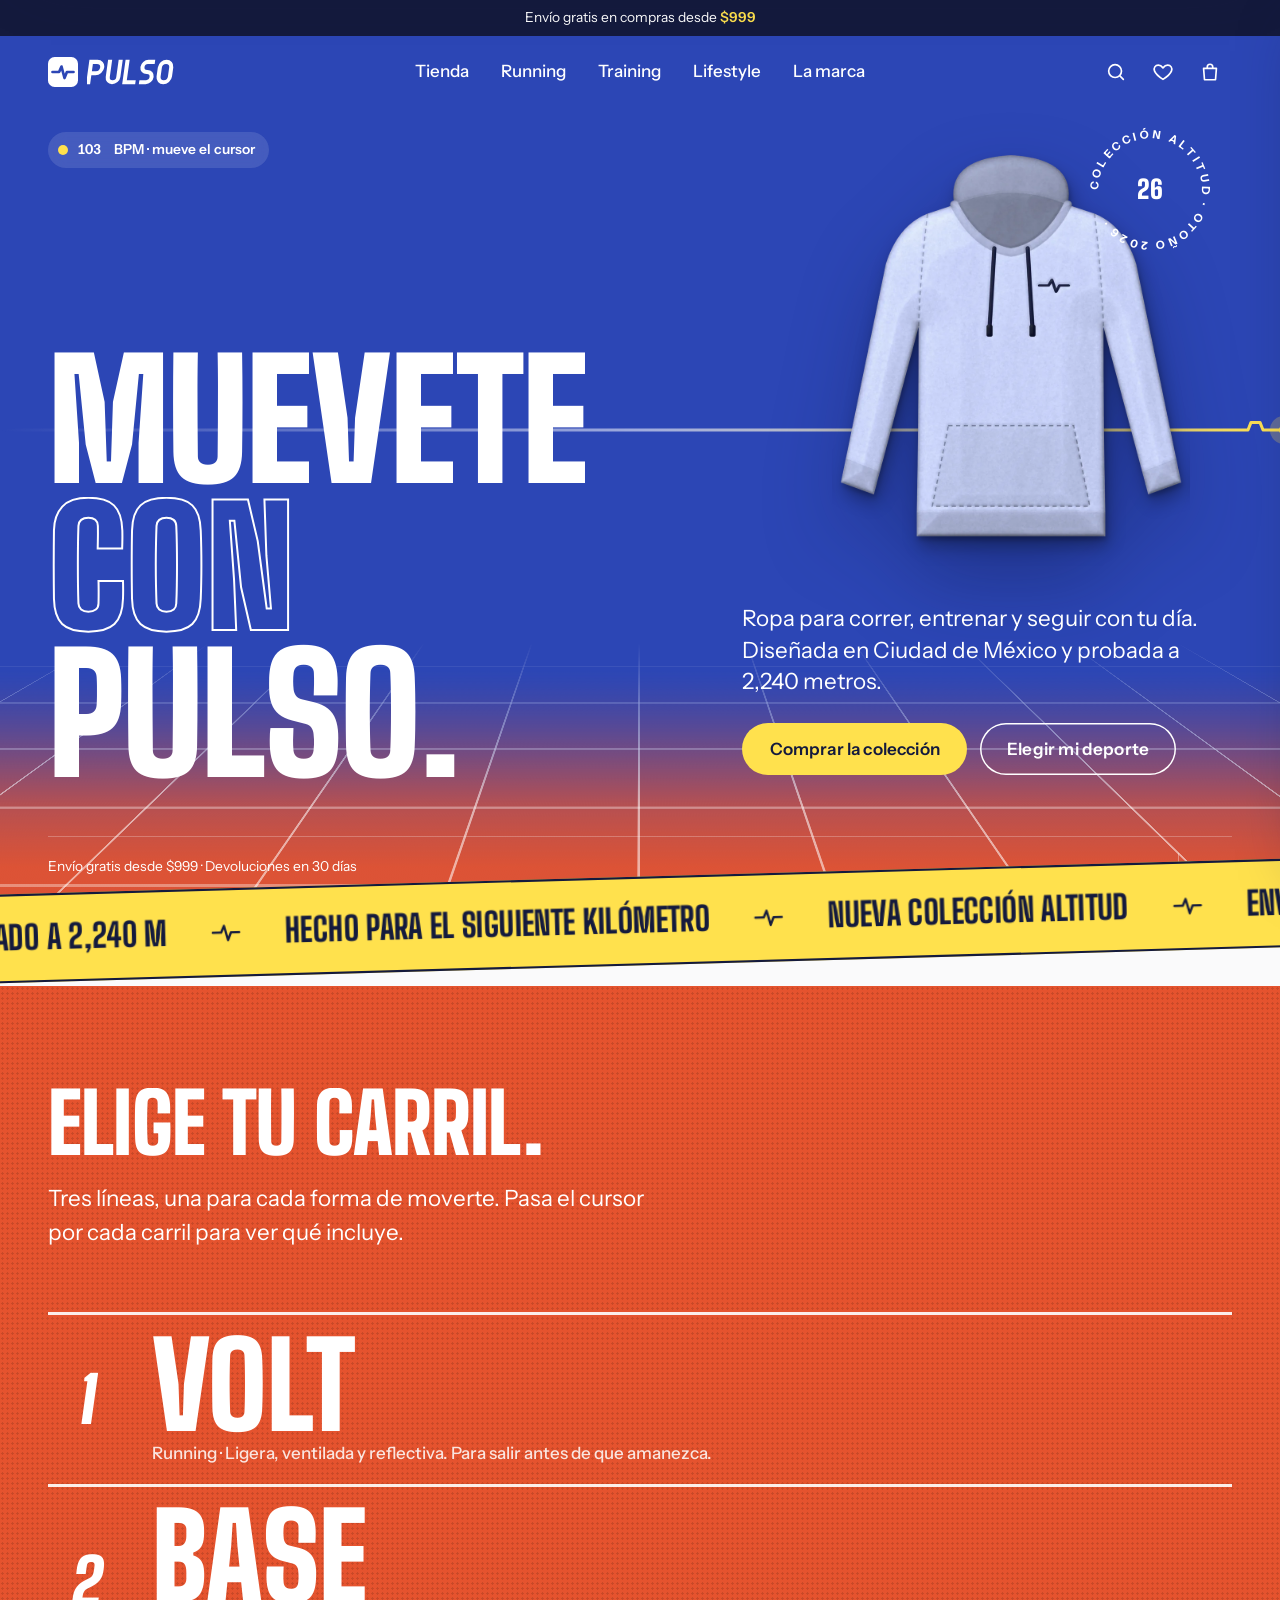
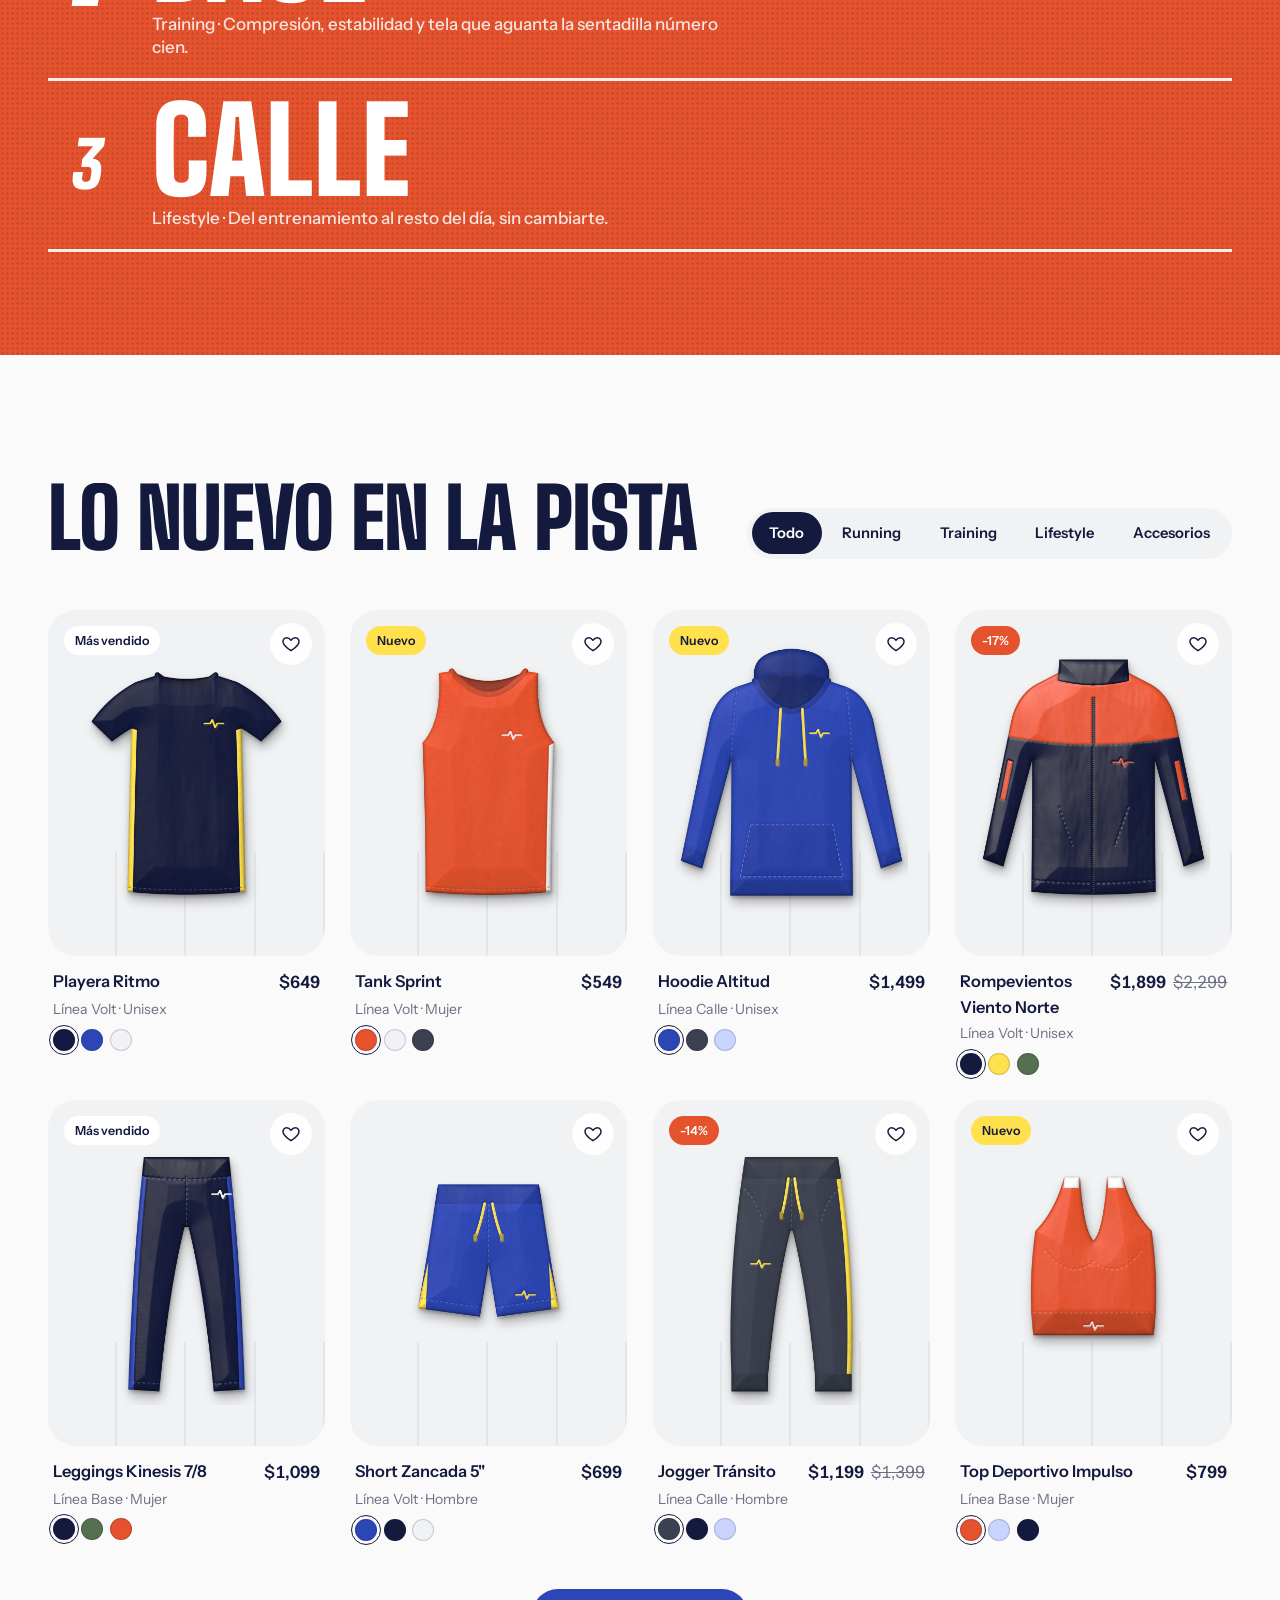
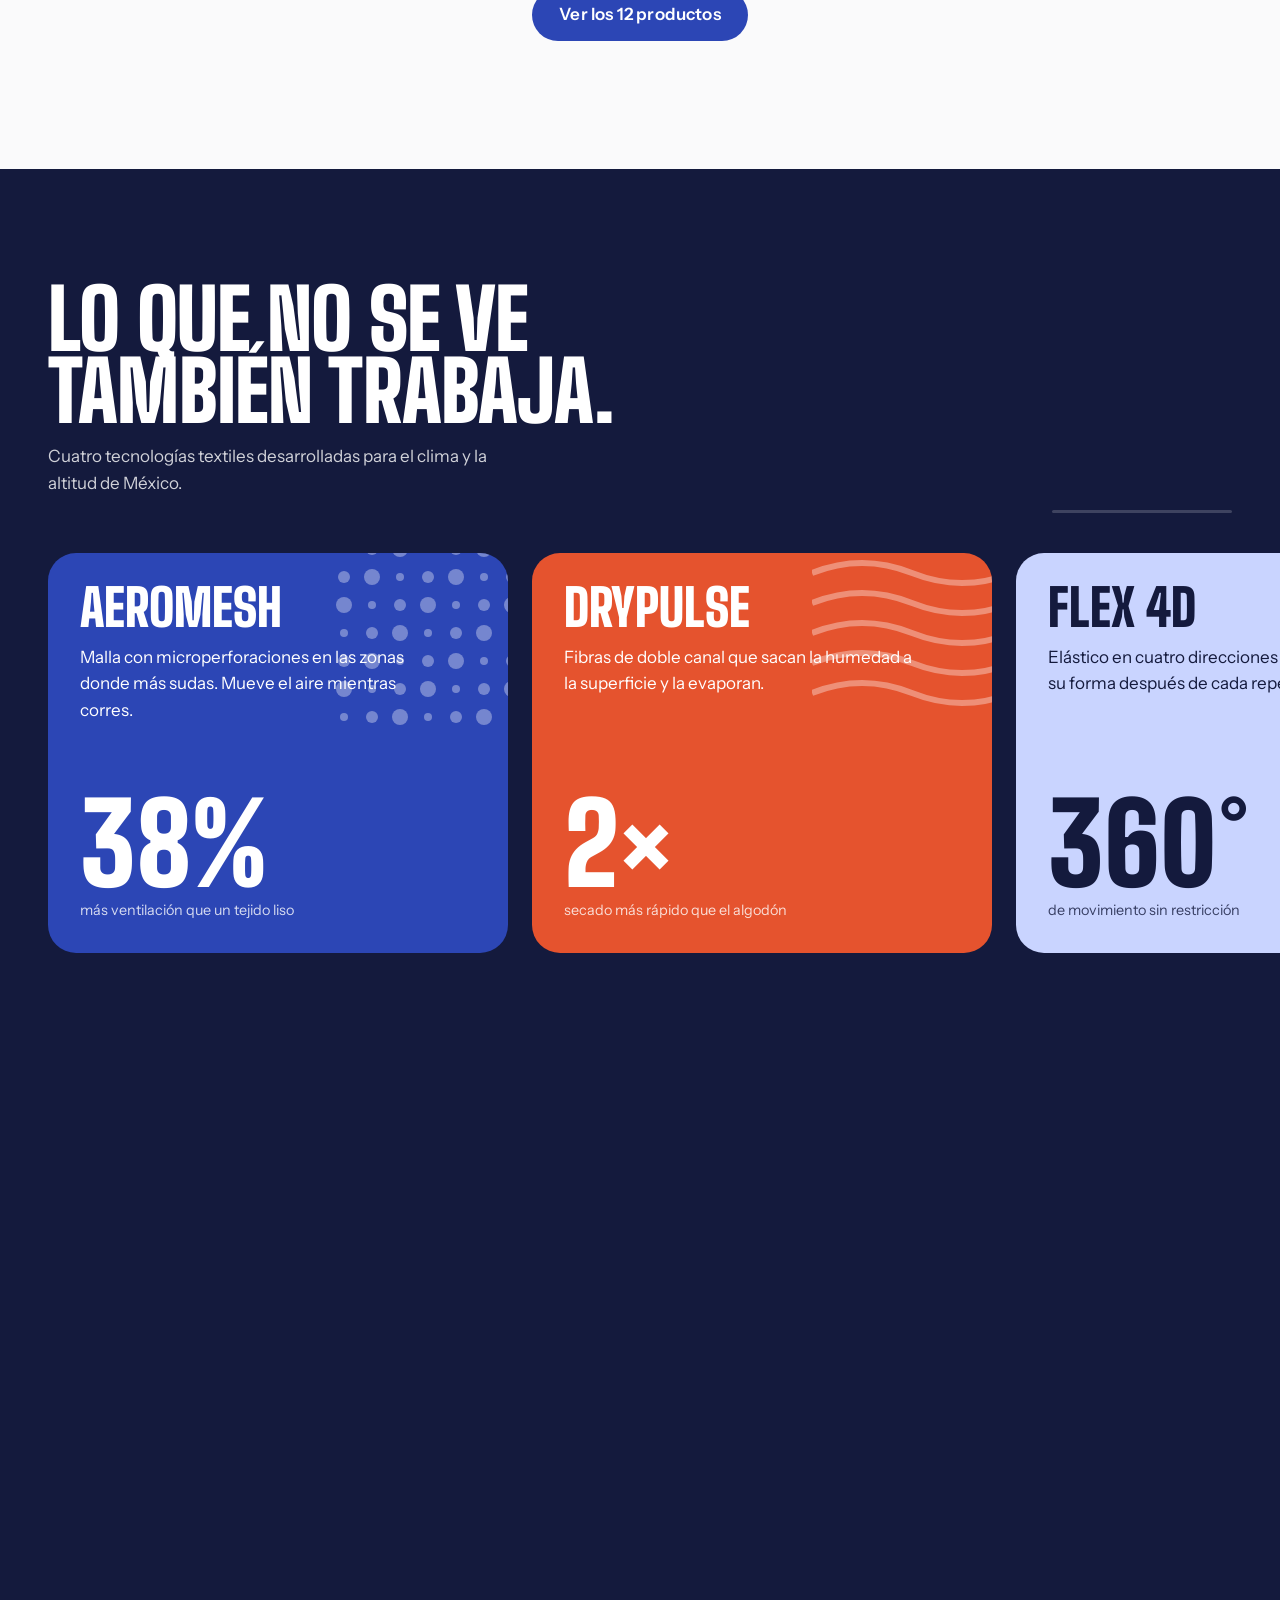
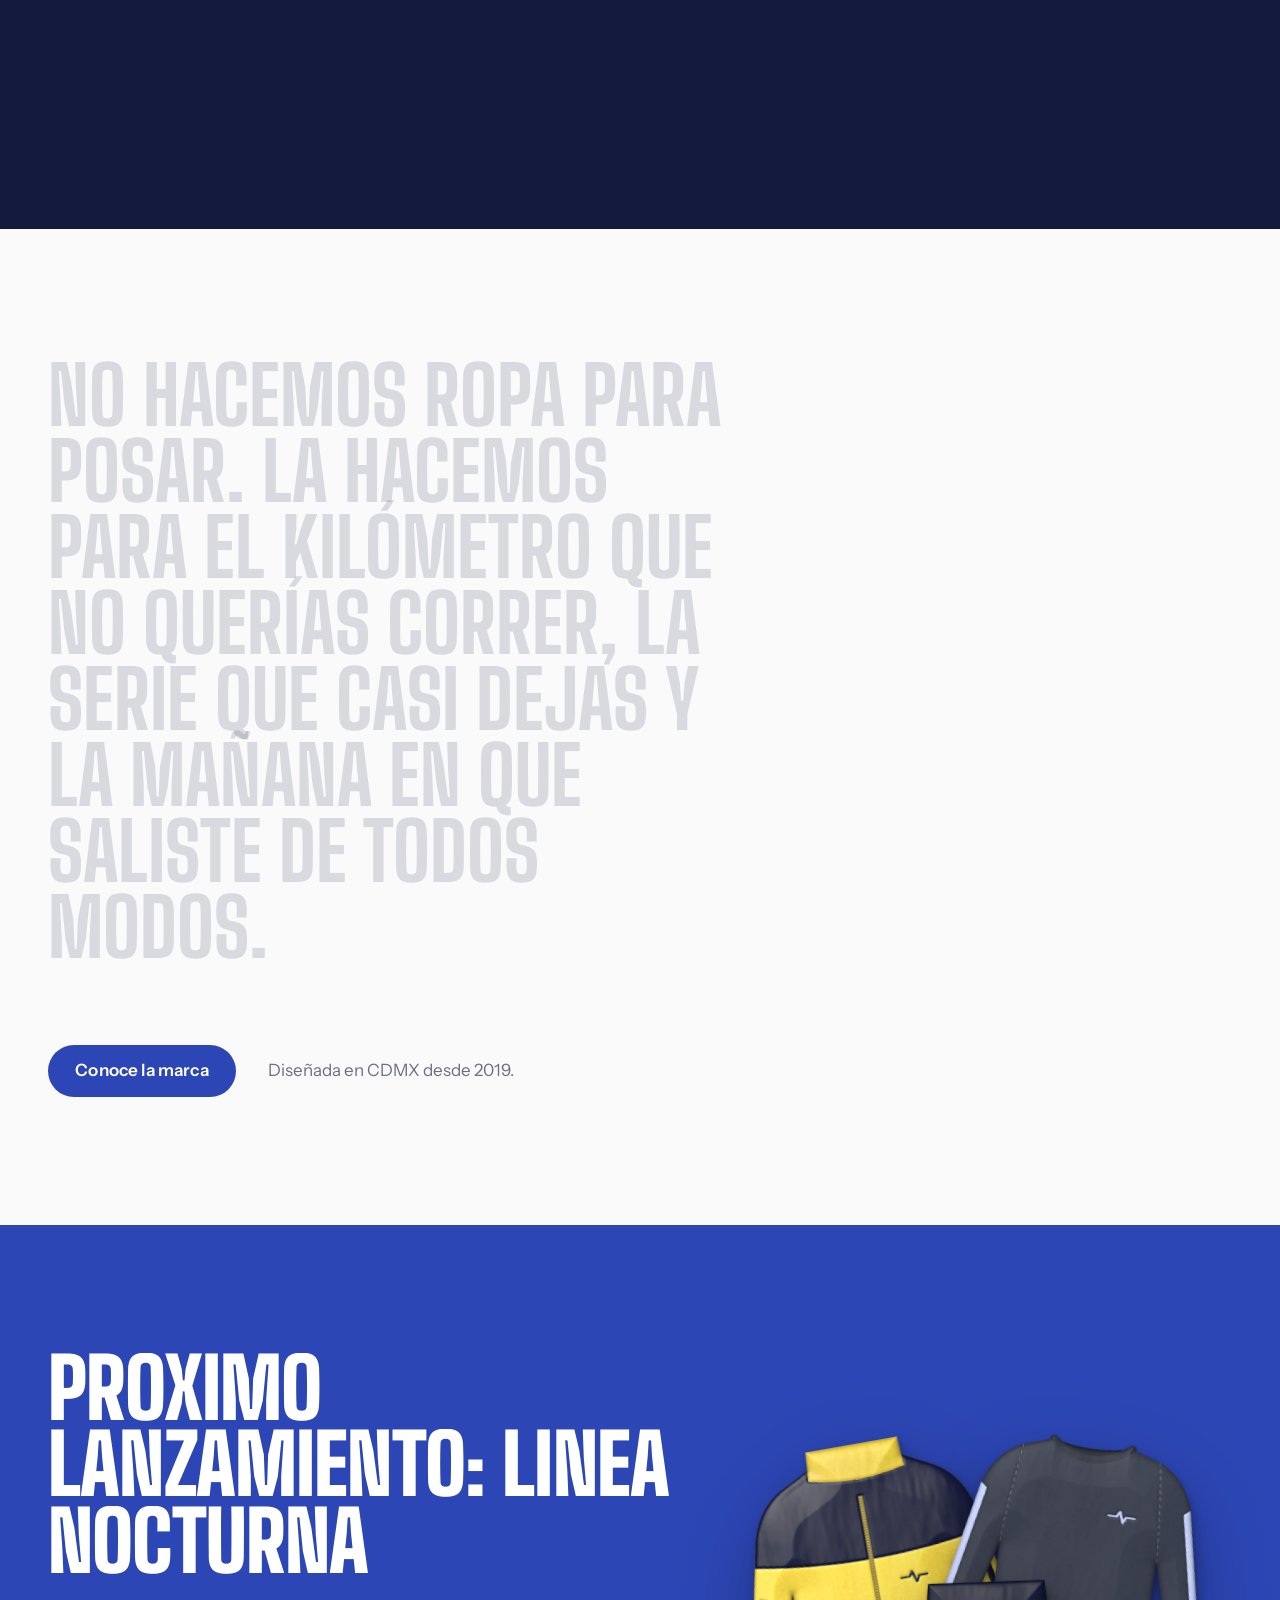
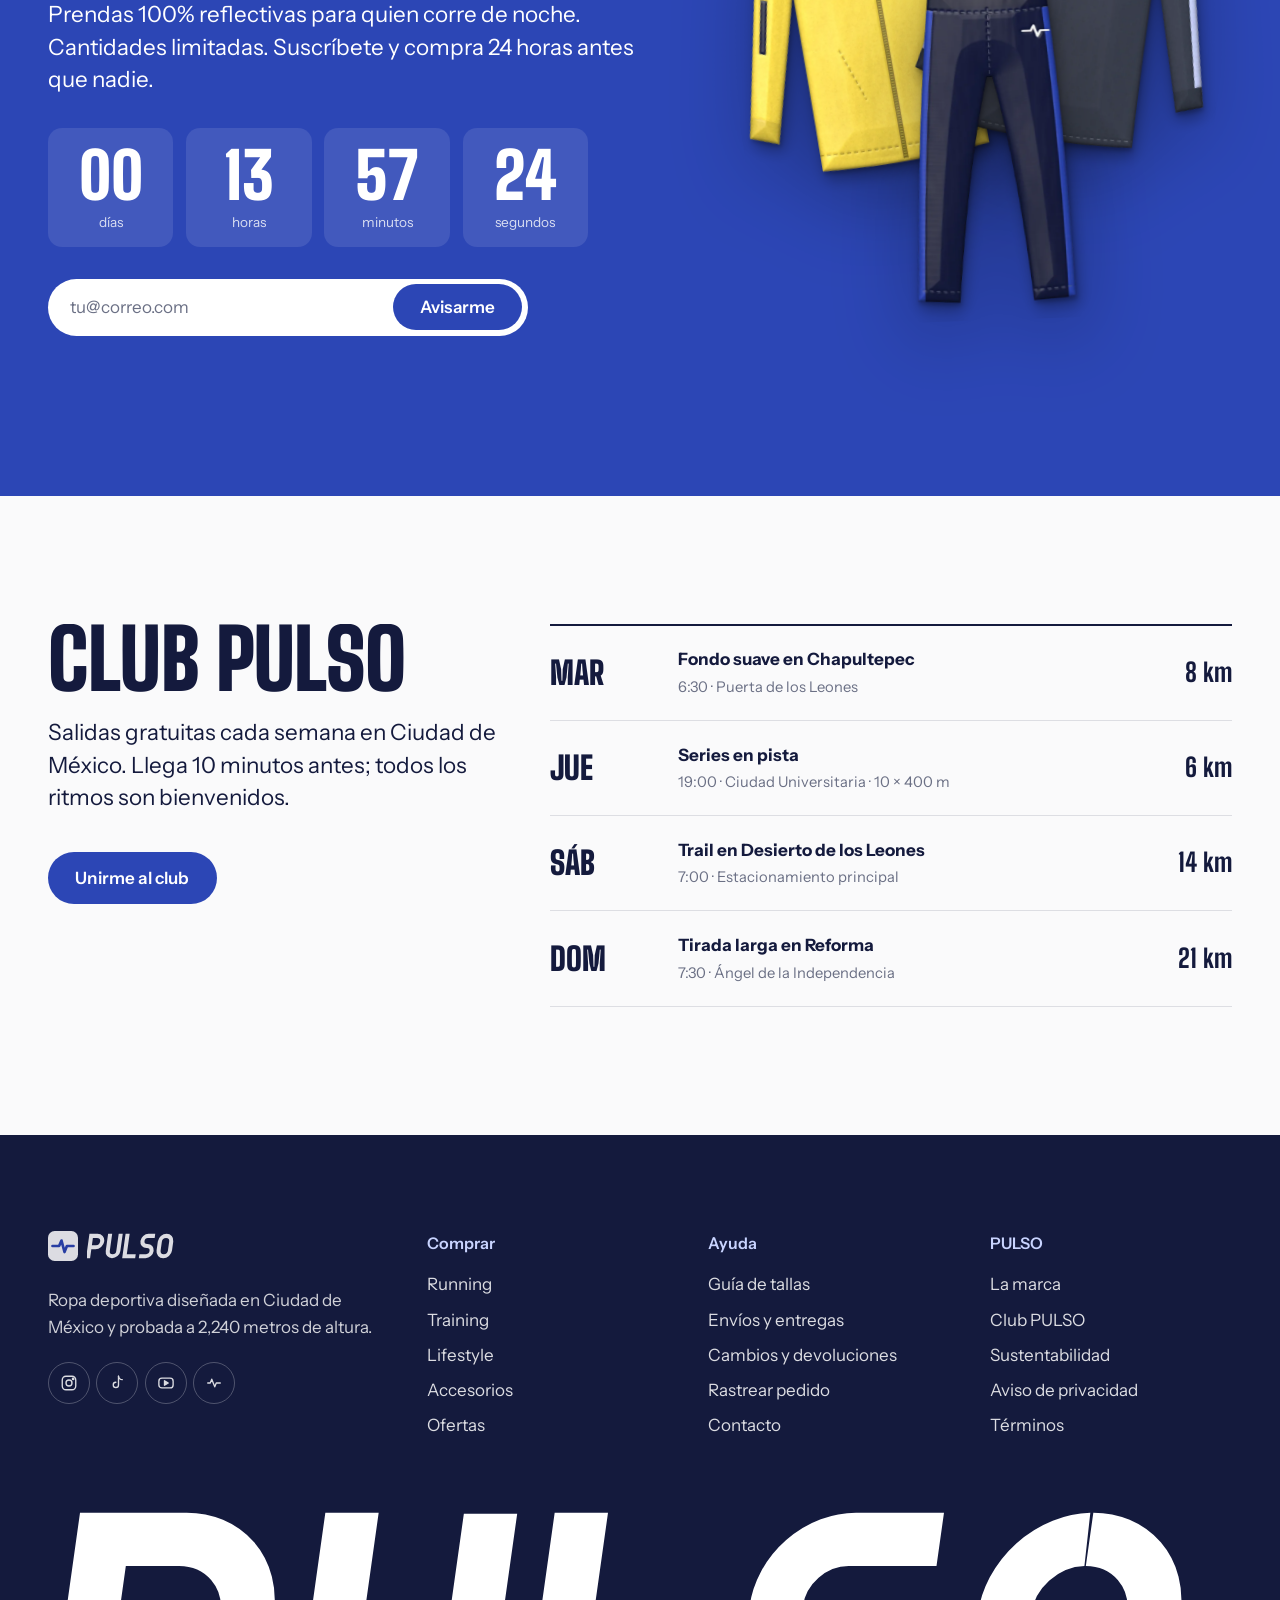
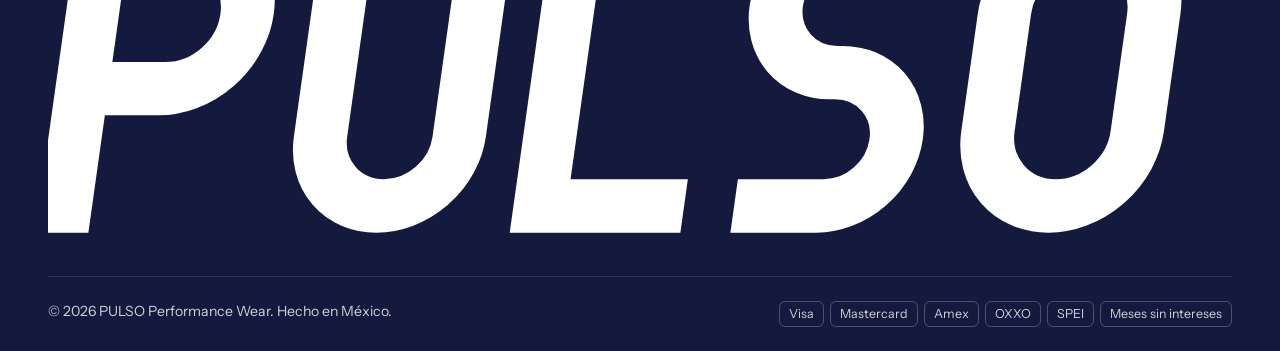
<file: index.html>
<!doctype html>
<html lang="es-MX">
<head>
  <meta charset="utf-8">
  <meta name="viewport" content="width=device-width, initial-scale=1, viewport-fit=cover">
  <title>PULSO — Ropa deportiva para correr, entrenar y moverte</title>
  <meta name="description" content="PULSO Performance Wear: ropa deportiva diseñada en Ciudad de México. Running, training y lifestyle con tecnología AeroMesh, DryPulse y Flex 4D. Envío gratis desde $999.">
  <meta name="theme-color" content="#2C46B5">
  <meta property="og:title" content="PULSO — Performance Wear">
  <meta property="og:description" content="Ropa deportiva diseñada en Ciudad de México. Muévete con pulso.">
  <meta property="og:image" content="assets/img/brand/og-image.png">
  <meta property="og:type" content="website">
  <link rel="icon" href="favicon.svg" type="image/svg+xml">
  <link rel="preconnect" href="https://fonts.googleapis.com">
  <link rel="preconnect" href="https://fonts.gstatic.com" crossorigin>
  <link href="https://fonts.googleapis.com/css2?family=Big+Shoulders+Display:wght@700;800;900&family=Instrument+Sans:wght@400;500;600;700&display=swap" rel="stylesheet">
  <link rel="stylesheet" href="assets/css/styles.css">
  <script defer src="assets/js/data.js"></script>
  <script defer src="assets/js/app.js"></script>
  <script defer src="assets/js/home.js"></script>
</head>
<body data-page="inicio" data-header="over">

  <div class="loader" id="loader" aria-hidden="true">
    <div class="loader__inner">
      <svg class="loader__pulse" viewBox="0 0 520 90" fill="none"><path pathLength="1" d="M0,45 H170 L195,10 L225,85 L250,45 H290 L305,30 L318,45 H520" stroke="#fff" stroke-width="5" stroke-linecap="round" stroke-linejoin="round"/></svg>
      <div class="loader__count"><span data-count>0</span><small>BPM</small></div>
    </div>
    <div class="loader__lanes"><span></span><span></span><span></span><span></span><span></span><span></span></div>
  </div>

  <main id="main">
    <!-- HERO -->
    <section class="hero" aria-label="Nueva colección">
      <div class="hero__track" aria-hidden="true"><div class="hero__track-plane"></div></div>
      <canvas class="hero__canvas" aria-hidden="true"></canvas>
      <div class="hero__bpm" aria-live="off"><i></i><span data-bpm>72</span>&nbsp;BPM · mueve el cursor</div>
      <div class="hero__badge" aria-hidden="true">
        <svg viewBox="0 0 200 200"><defs><path id="circ" d="M100,100 m-78,0 a78,78 0 1,1 156,0 a78,78 0 1,1 -156,0"/></defs>
          <text font-size="17" font-weight="700" fill="#fff" letter-spacing="4.5" font-family="Instrument Sans, sans-serif"><textPath href="#circ">COLECCIÓN ALTITUD · OTOÑO 2026 · </textPath></text></svg>
        <b>26</b>
      </div>
      <div class="hero__product" aria-hidden="true"><div class="hero__product-inner"><img src="assets/img/products/hoodie-altitud--hielo--front.webp" alt="" width="900" height="1050"></div></div>
      <div class="wrap">
        <div class="hero__inner">
          <h1 class="hero__title display" aria-label="Muévete con pulso">
            <span class="line"><span>Muévete</span></span>
            <span class="line line--outline"><span>con</span></span>
            <span class="line"><span>pulso.</span></span>
          </h1>
          <div class="hero__meta">
            <p>Ropa para correr, entrenar y seguir con tu día. Diseñada en Ciudad de México y probada a 2,240 metros.</p>
            <div class="hero__ctas">
              <a href="tienda.html" class="btn btn--signal" data-magnetic><span class="btn__label">Comprar la colección</span></a>
              <a href="#carriles" class="btn btn--ghost" data-magnetic><span class="btn__label">Elegir mi deporte</span></a>
            </div>
          </div>
        </div>
        <div class="hero__scroll"><span>Envío gratis desde $999 · Devoluciones en 30 días</span><span><i></i>Desliza</span></div>
      </div>
    </section>

    <div class="ticker" data-ticker="-1" aria-hidden="true">
      <div class="ticker__track"><div class="ticker__group">
        <span>Hecho para el siguiente kilómetro</span><svg viewBox="0 0 70 60"><path d="M0,30 H22 L30,12 L40,50 L48,30 H70" fill="none" stroke="currentColor" stroke-width="6" stroke-linecap="round" stroke-linejoin="round"/></svg>
        <span>Nueva colección Altitud</span><svg viewBox="0 0 70 60"><path d="M0,30 H22 L30,12 L40,50 L48,30 H70" fill="none" stroke="currentColor" stroke-width="6" stroke-linecap="round" stroke-linejoin="round"/></svg>
        <span>Envío gratis desde $999</span><svg viewBox="0 0 70 60"><path d="M0,30 H22 L30,12 L40,50 L48,30 H70" fill="none" stroke="currentColor" stroke-width="6" stroke-linecap="round" stroke-linejoin="round"/></svg>
        <span>Probado a 2,240 m</span><svg viewBox="0 0 70 60"><path d="M0,30 H22 L30,12 L40,50 L48,30 H70" fill="none" stroke="currentColor" stroke-width="6" stroke-linecap="round" stroke-linejoin="round"/></svg>
      </div></div>
    </div>

    <!-- CARRILES -->
    <section class="lanes" id="carriles" aria-labelledby="lanes-title">
      <div class="wrap">
        <div class="lanes__head">
          <h2 id="lanes-title" class="display" data-split>Elige tu carril.</h2>
          <p style="max-width:40ch;margin-top:1rem;font-size:var(--step-1)" data-reveal>Tres líneas, una para cada forma de moverte. Pasa el cursor por cada carril para ver qué incluye.</p>
        </div>
        <div data-lanes></div>
        <div style="height:clamp(4rem,8vw,7rem)"></div>
      </div>
    </section>

    <!-- DESTACADOS -->
    <section class="section" aria-labelledby="feat-title">
      <div class="wrap">
        <div class="section-head">
          <h2 id="feat-title" class="display" data-split>Lo nuevo en la pista</h2>
          <div class="tabs" role="tablist" aria-label="Filtrar por deporte" data-tabs>
            <span class="tabs__ink" aria-hidden="true"></span>
            <button role="tab" aria-selected="true" data-filter="all">Todo</button>
            <button role="tab" aria-selected="false" data-filter="running">Running</button>
            <button role="tab" aria-selected="false" data-filter="training">Training</button>
            <button role="tab" aria-selected="false" data-filter="lifestyle">Lifestyle</button>
            <button role="tab" aria-selected="false" data-filter="accesorios">Accesorios</button>
          </div>
        </div>
        <div class="grid" data-featured></div>
        <div style="display:flex;justify-content:center;margin-top:3rem"><a href="tienda.html" class="btn btn--primary" data-magnetic><span class="btn__label">Ver los 12 productos</span></a></div>
      </div>
    </section>

    <!-- TECNOLOGÍA -->
    <section class="tech" aria-labelledby="tech-title">
      <div class="tech__pin" data-hscroll>
        <div class="tech__sticky">
          <div class="tech__head">
            <div>
              <h2 id="tech-title" class="display">Lo que no se ve<br>también trabaja.</h2>
              <p style="max-width:44ch;margin-top:1rem;opacity:.8">Cuatro tecnologías textiles desarrolladas para el clima y la altitud de México.</p>
            </div>
            <div class="tech__progress" aria-hidden="true"><i data-hprogress></i></div>
          </div>
          <div class="tech__rail" data-hrail></div>
        </div>
      </div>
    </section>

    <!-- MANIFIESTO -->
    <section class="section manifesto" aria-label="Manifiesto">
      <div class="wrap">
        <p class="manifesto__text" data-manifesto>No hacemos ropa para posar. La hacemos para el kilómetro que no querías correr, la serie que casi dejas y la mañana en que saliste de todos modos.</p>
        <div class="manifesto__foot" data-reveal>
          <a href="marca.html" class="btn btn--primary" data-magnetic><span class="btn__label">Conoce la marca</span></a>
          <span class="muted">Diseñada en CDMX desde 2019.</span>
        </div>
      </div>
    </section>

    <!-- DROP -->
    <section class="section drop" aria-labelledby="drop-title">
      <div class="wrap drop__grid">
        <div>
          <h2 id="drop-title" class="display" data-split>Próximo lanzamiento: Línea Nocturna</h2>
          <p class="lead" data-reveal>Prendas 100% reflectivas para quien corre de noche. Cantidades limitadas. Suscríbete y compra 24 horas antes que nadie.</p>
          <div class="countdown" data-countdown="2026-12-05T10:00:00-06:00" aria-live="off">
            <div><b data-cd="d">00</b><span>días</span></div>
            <div><b data-cd="h">00</b><span>horas</span></div>
            <div><b data-cd="m">00</b><span>minutos</span></div>
            <div><b data-cd="s">00</b><span>segundos</span></div>
          </div>
          <form class="newsletter" data-newsletter novalidate>
            <label class="sr-only" for="nl-email">Correo electrónico</label>
            <input id="nl-email" type="email" placeholder="tu@correo.com" required>
            <button class="btn btn--primary" style="min-height:46px"><span class="btn__label">Avisarme</span></button>
          </form>
          <div class="form-msg" data-nl-msg role="status"></div>
        </div>
        <div class="drop__stack" aria-hidden="true">
          <img src="assets/img/products/rompevientos-viento-norte--senal--front.webp" alt="">
          <img src="assets/img/products/manga-larga-umbral--grafito--front.webp" alt="">
          <img src="assets/img/products/leggings-kinesis--tinta--front.webp" alt="">
        </div>
      </div>
    </section>

    <!-- CLUB -->
    <section class="section club" id="club" aria-labelledby="club-title">
      <div class="wrap club__grid">
        <div>
          <h2 id="club-title" class="display" data-split>Club PULSO</h2>
          <p class="lead" style="margin-top:1rem" data-reveal>Salidas gratuitas cada semana en Ciudad de México. Llega 10 minutos antes; todos los ritmos son bienvenidos.</p>
          <a href="#" class="btn btn--primary" data-magnetic data-reveal style="margin-top:1rem"><span class="btn__label">Unirme al club</span></a>
        </div>
        <ul class="sessions" data-reveal>
          <li class="session"><span class="session__day">Mar</span><span class="session__info"><strong>Fondo suave en Chapultepec</strong><span>6:30 · Puerta de los Leones</span></span><span class="session__dist">8 km</span></li>
          <li class="session"><span class="session__day">Jue</span><span class="session__info"><strong>Series en pista</strong><span>19:00 · Ciudad Universitaria · 10 × 400 m</span></span><span class="session__dist">6 km</span></li>
          <li class="session"><span class="session__day">Sáb</span><span class="session__info"><strong>Trail en Desierto de los Leones</strong><span>7:00 · Estacionamiento principal</span></span><span class="session__dist">14 km</span></li>
          <li class="session"><span class="session__day">Dom</span><span class="session__info"><strong>Tirada larga en Reforma</strong><span>7:30 · Ángel de la Independencia</span></span><span class="session__dist">21 km</span></li>
        </ul>
      </div>
    </section>
  </main>
</body>
</html>
</file>
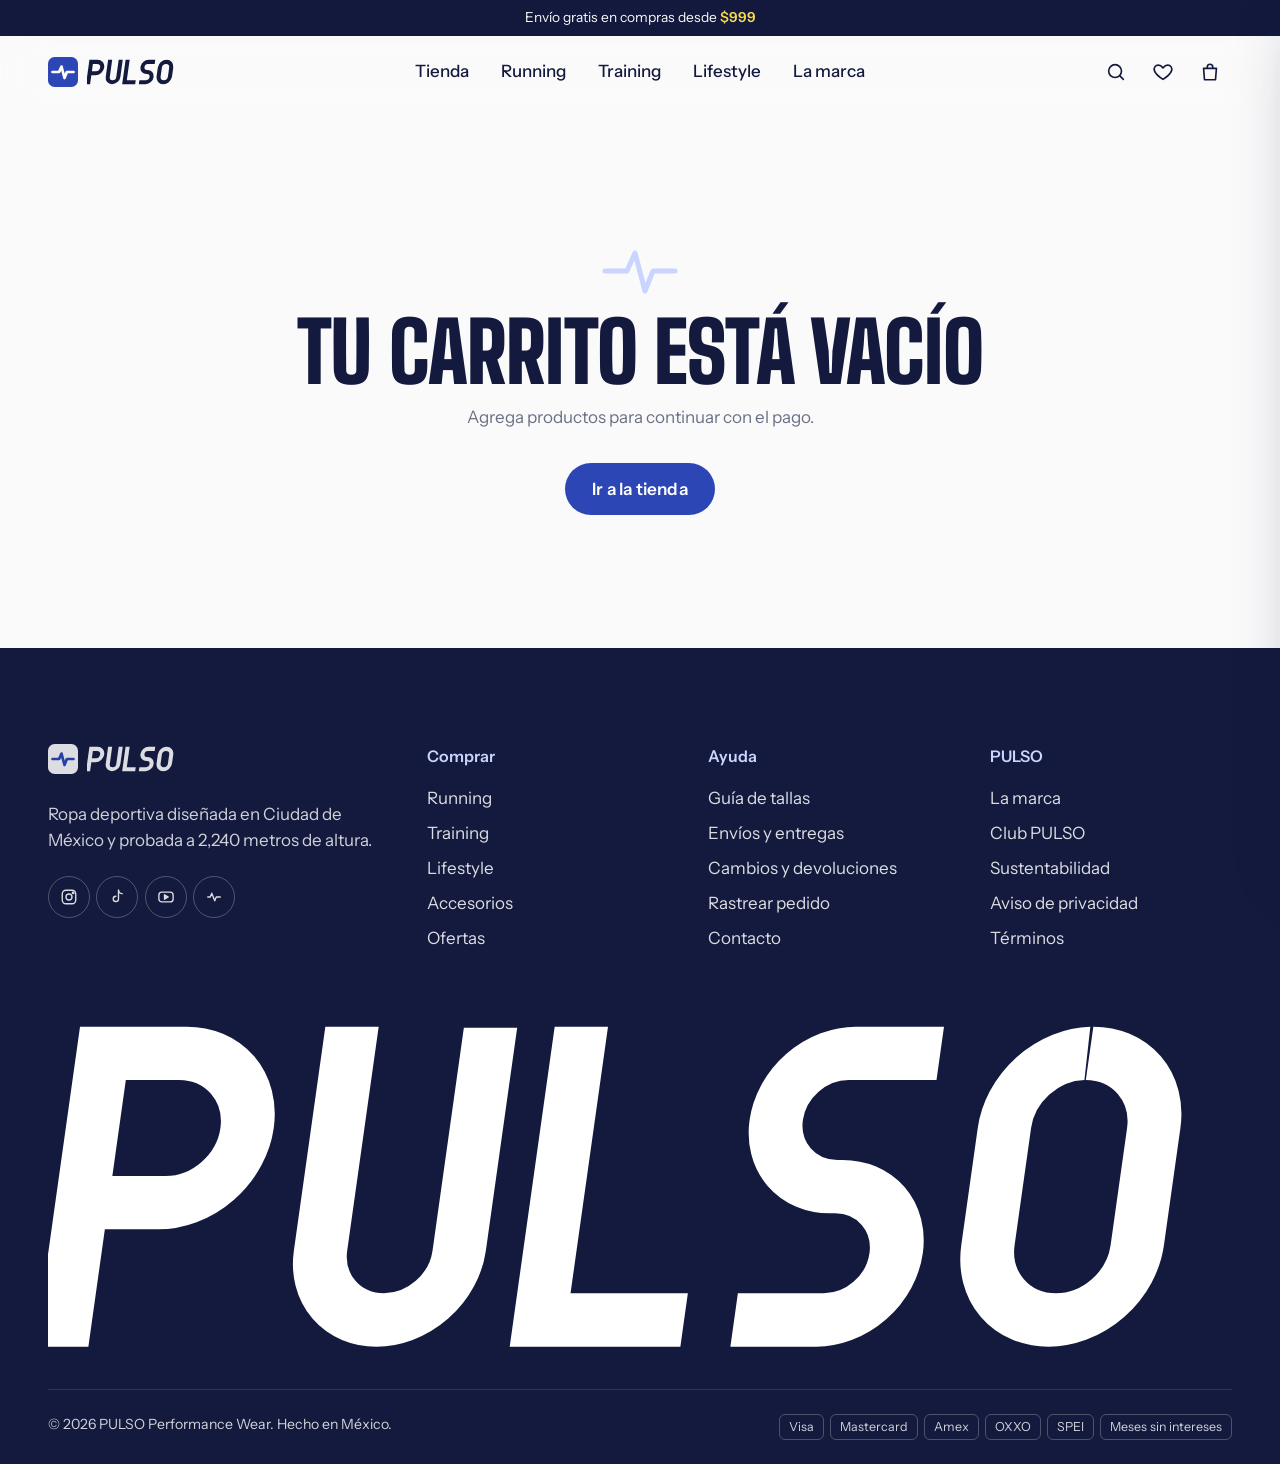
<file: checkout.html>
<!doctype html>
<html lang="es-MX">
<head>
  <meta charset="utf-8">
  <meta name="viewport" content="width=device-width, initial-scale=1, viewport-fit=cover">
  <title>Pagar — PULSO Performance Wear</title>
  <meta name="description" content="Finaliza tu compra en PULSO.">
  <meta name="theme-color" content="#2C46B5">
  <meta property="og:title" content="Pagar — PULSO Performance Wear">
  <meta property="og:image" content="assets/img/brand/og-image.png">
  <link rel="icon" href="favicon.svg" type="image/svg+xml">
  <link rel="preconnect" href="https://fonts.googleapis.com">
  <link rel="preconnect" href="https://fonts.gstatic.com" crossorigin>
  <link href="https://fonts.googleapis.com/css2?family=Big+Shoulders+Display:wght@700;800;900&family=Instrument+Sans:wght@400;500;600;700&display=swap" rel="stylesheet">
  <link rel="stylesheet" href="assets/css/styles.css">
  <script defer src="assets/js/data.js"></script>
  <script defer src="assets/js/app.js"></script>
  <script defer src="assets/js/checkout.js"></script>
</head>
<body data-page="checkout">
  <main id="main" class="wrap" data-checkout></main>
  <canvas id="confetti" aria-hidden="true"></canvas>
</body>
</html>
</file>
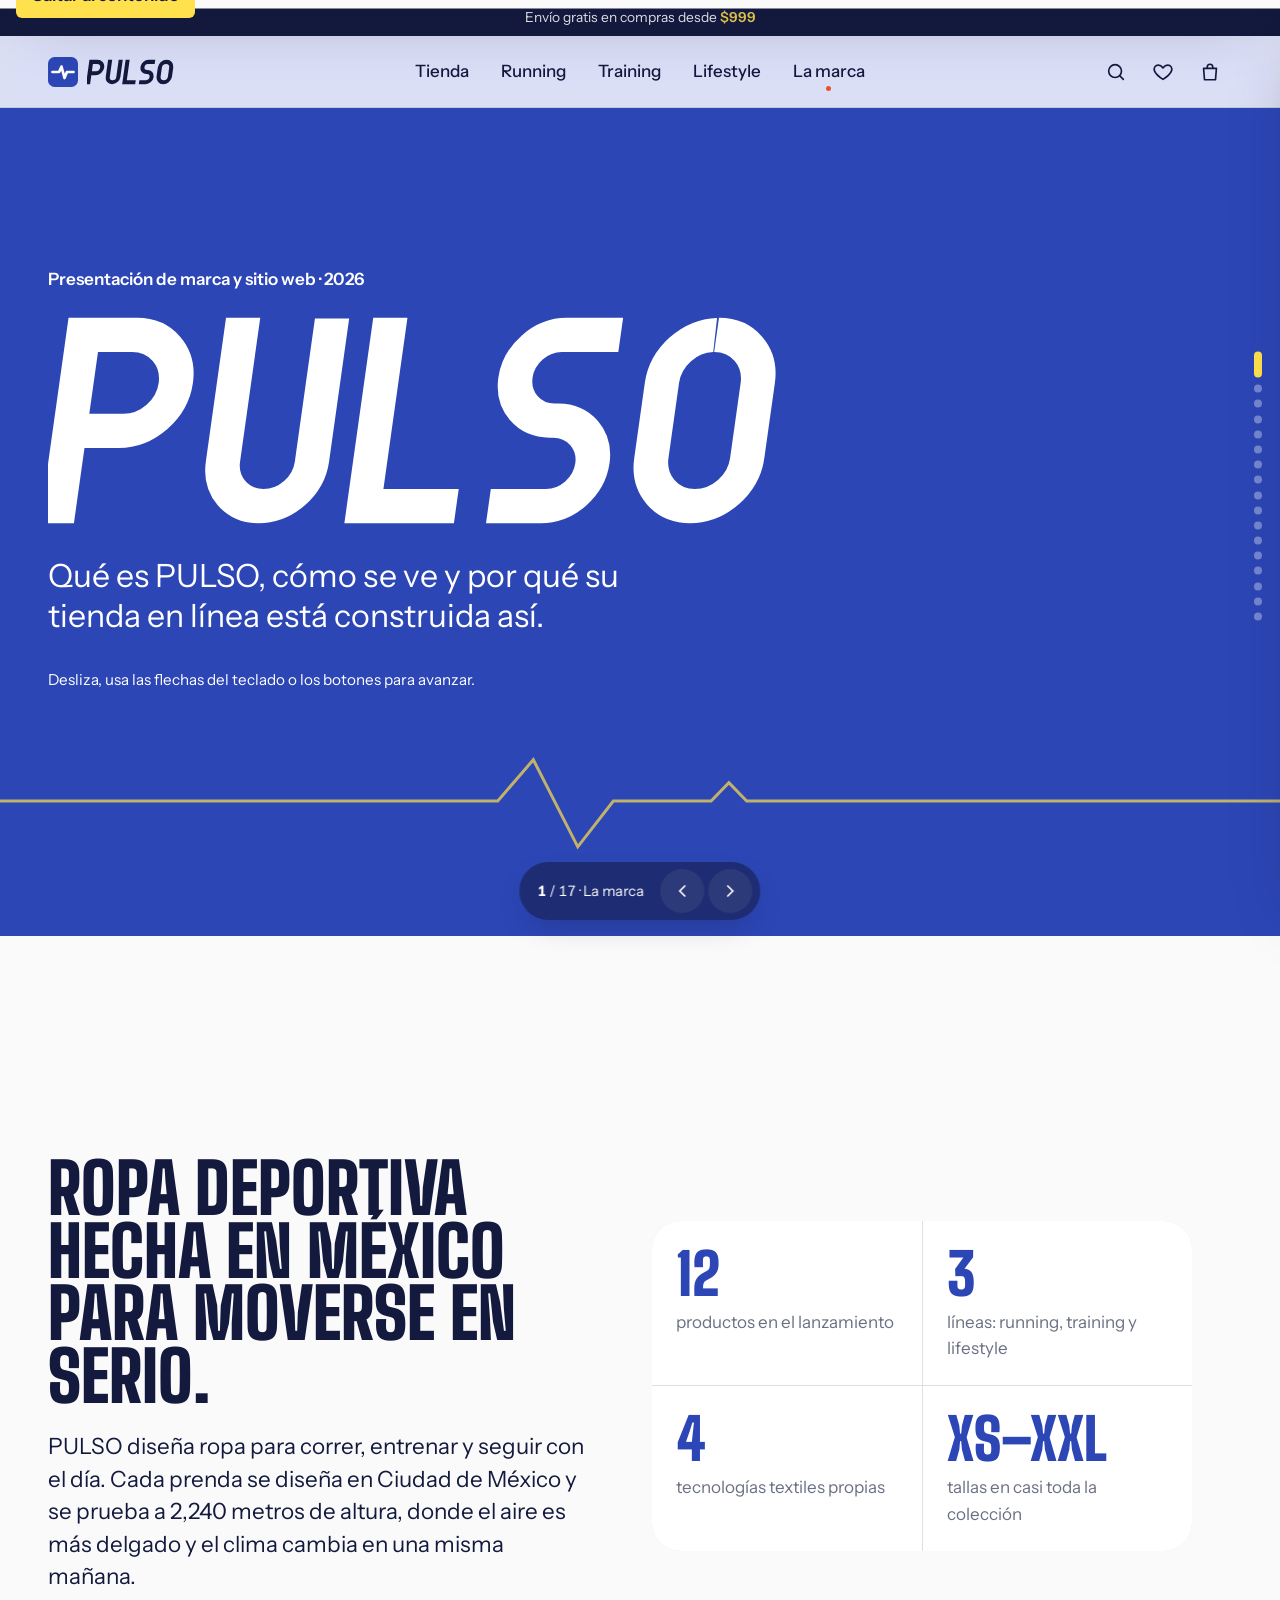
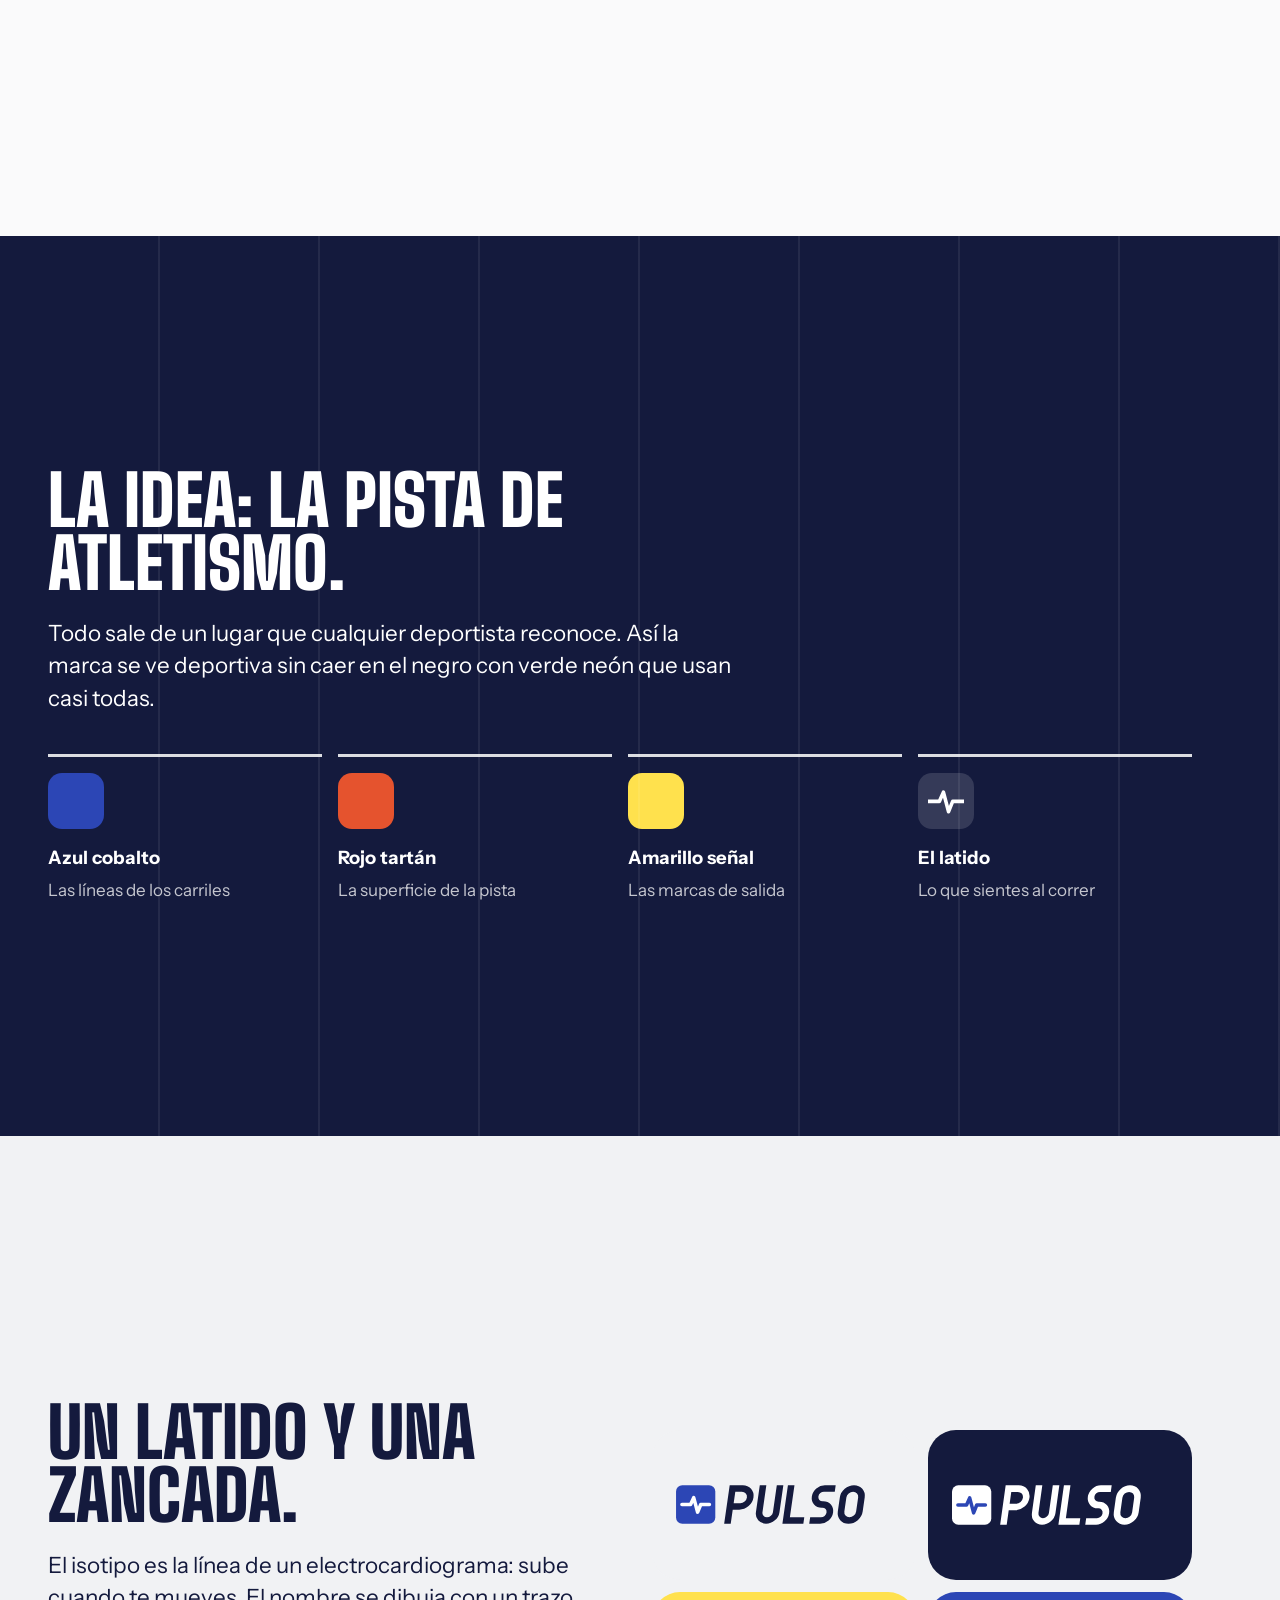
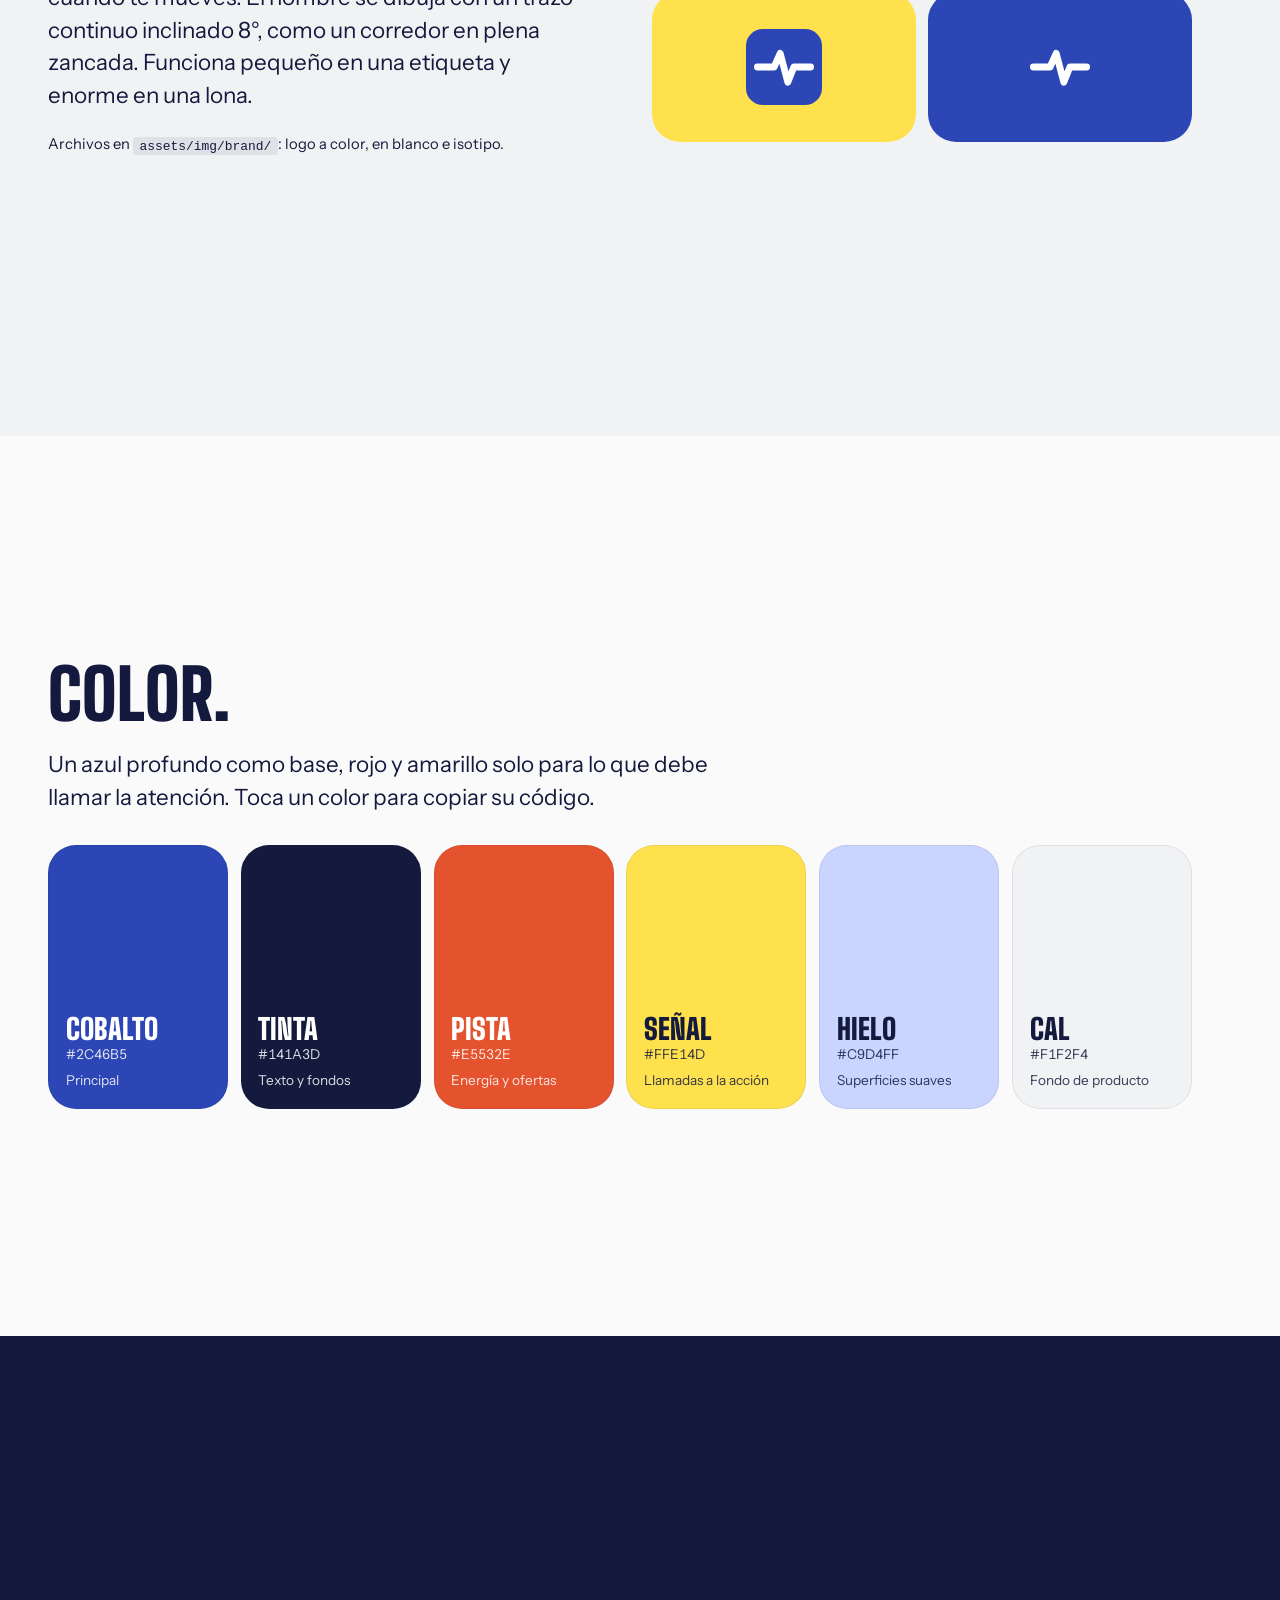
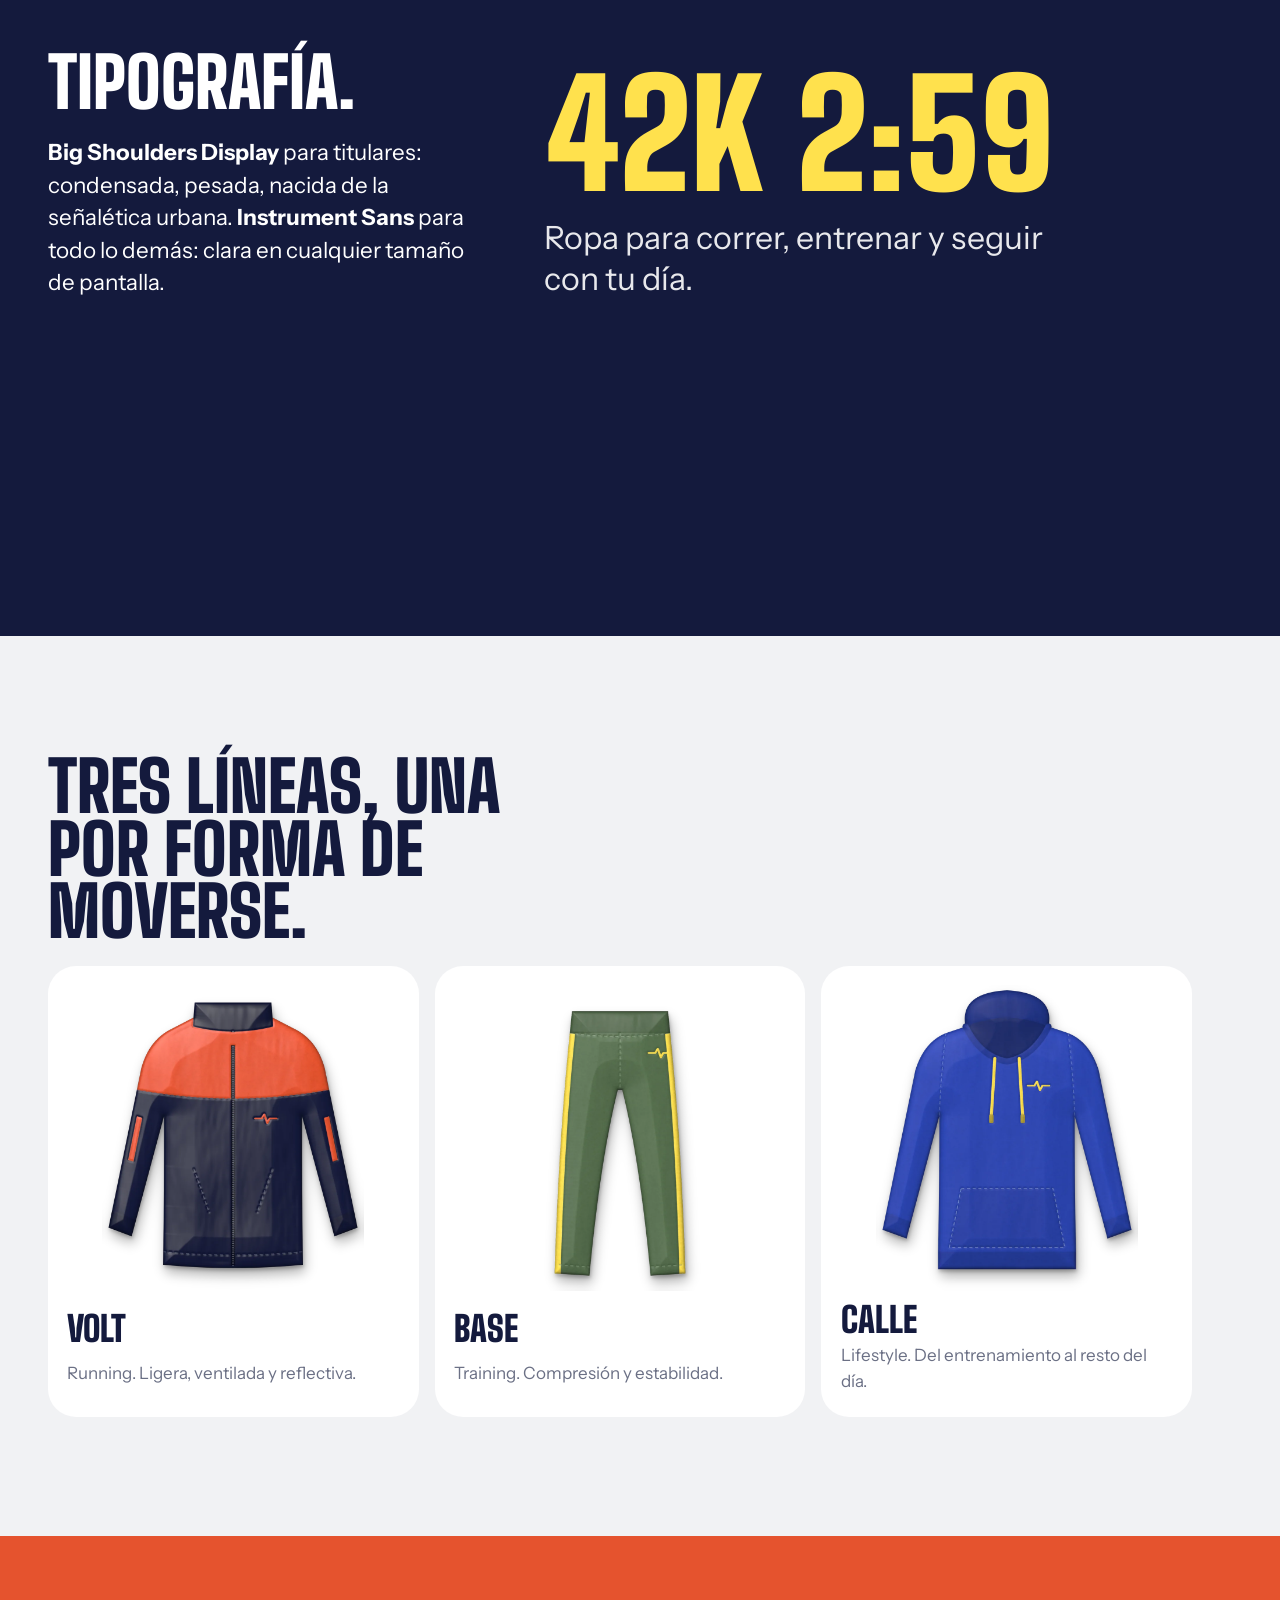
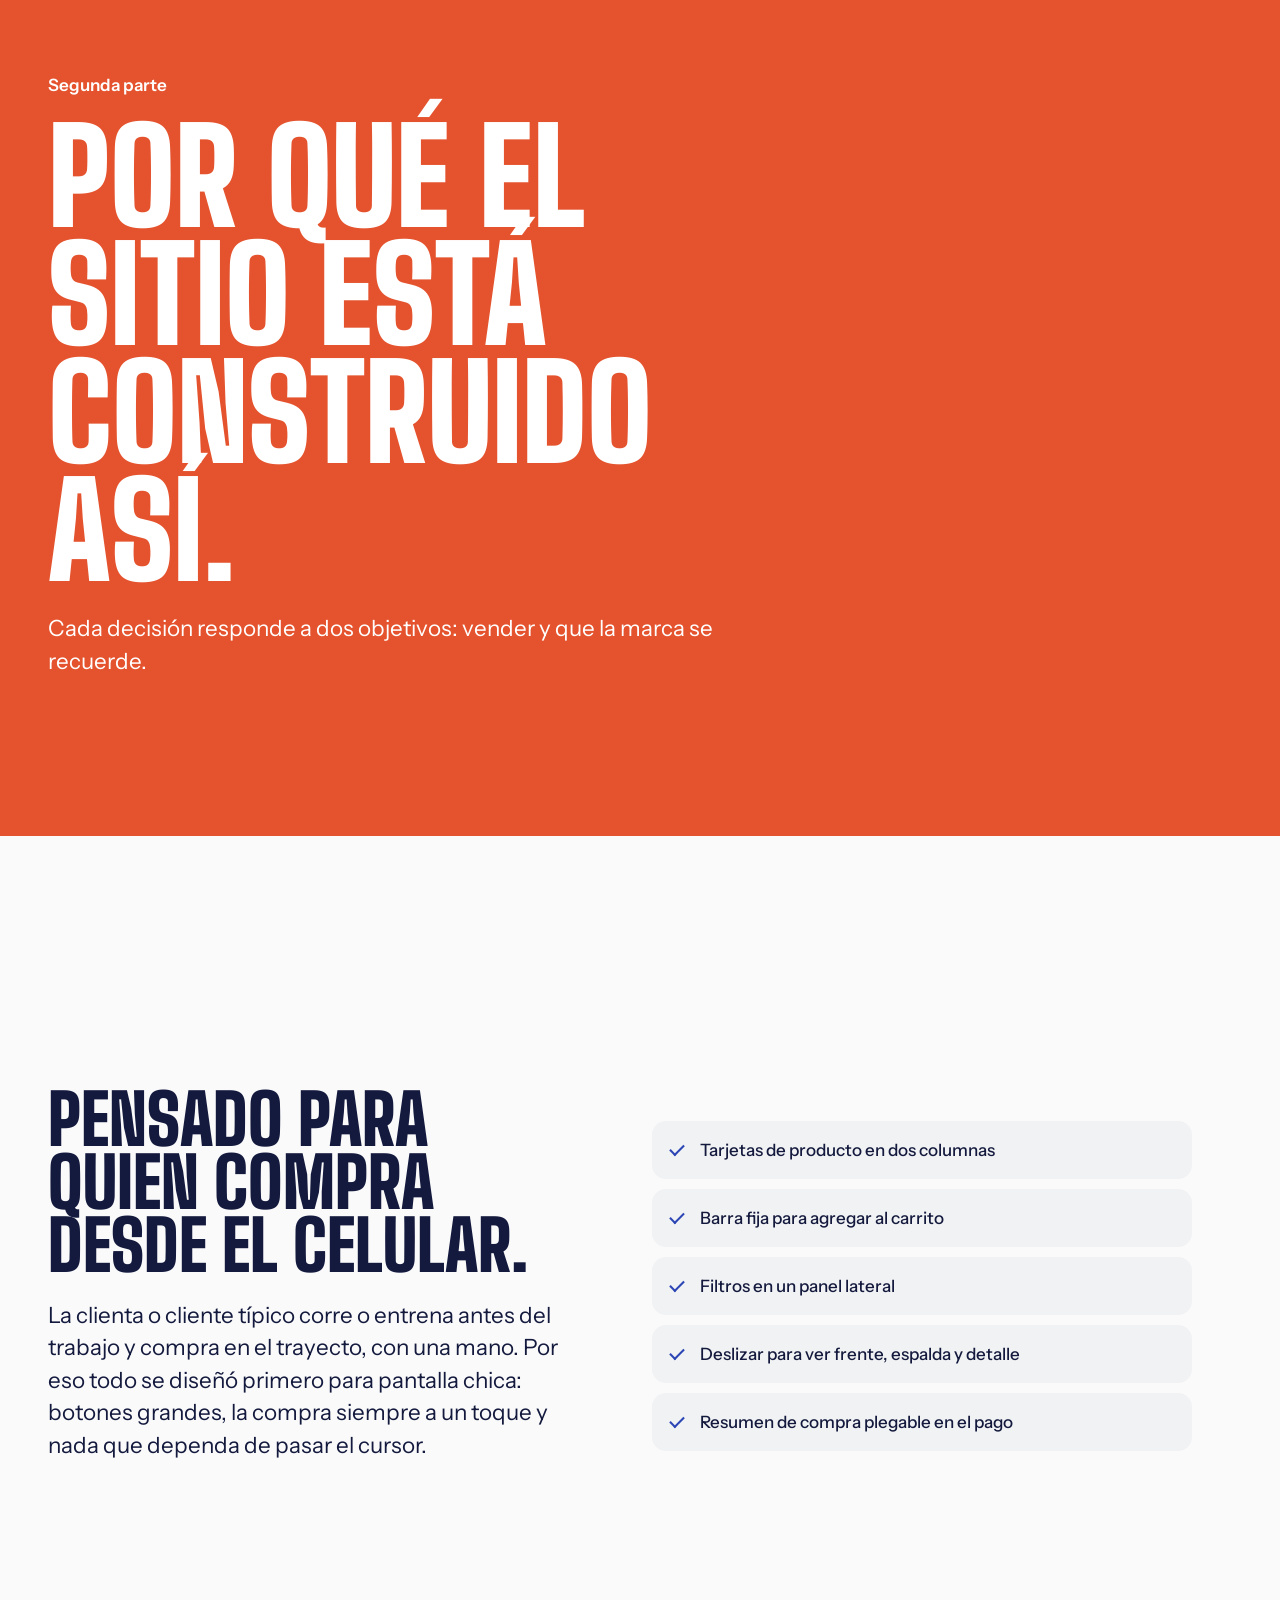
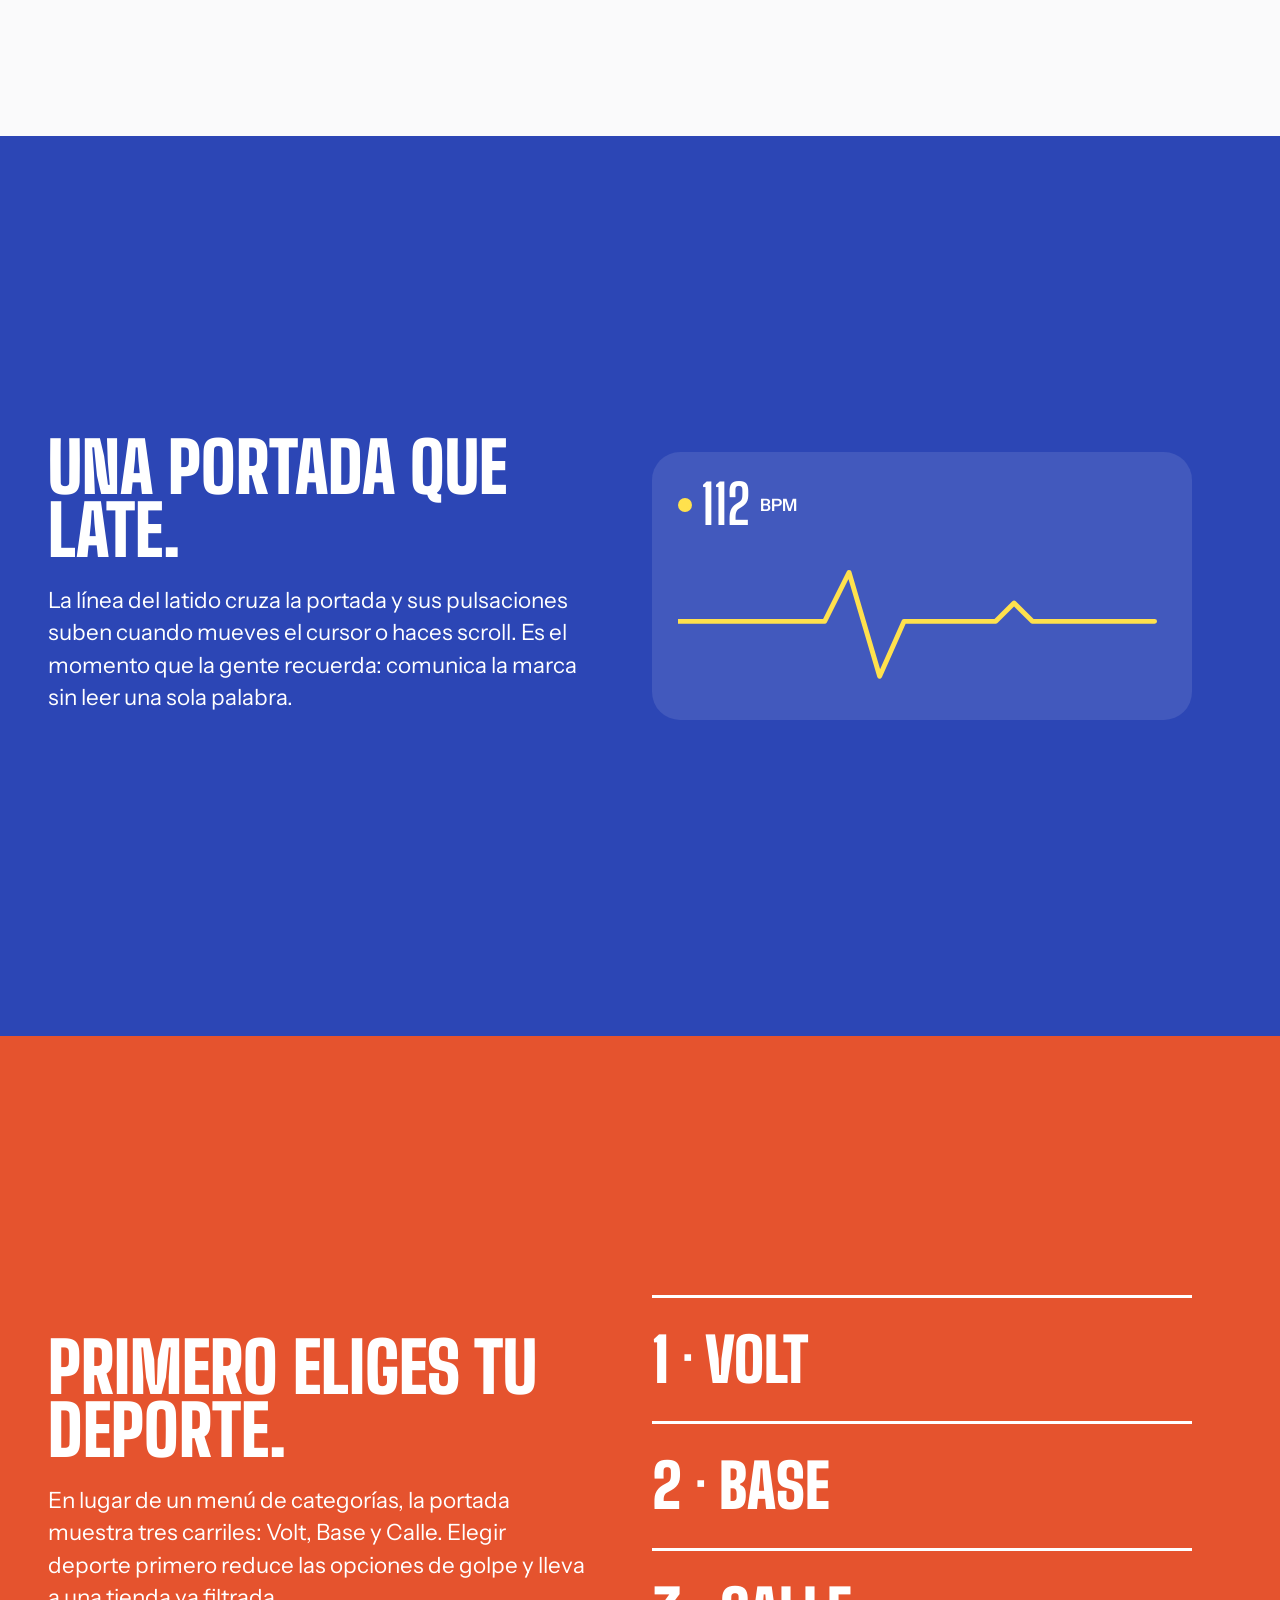
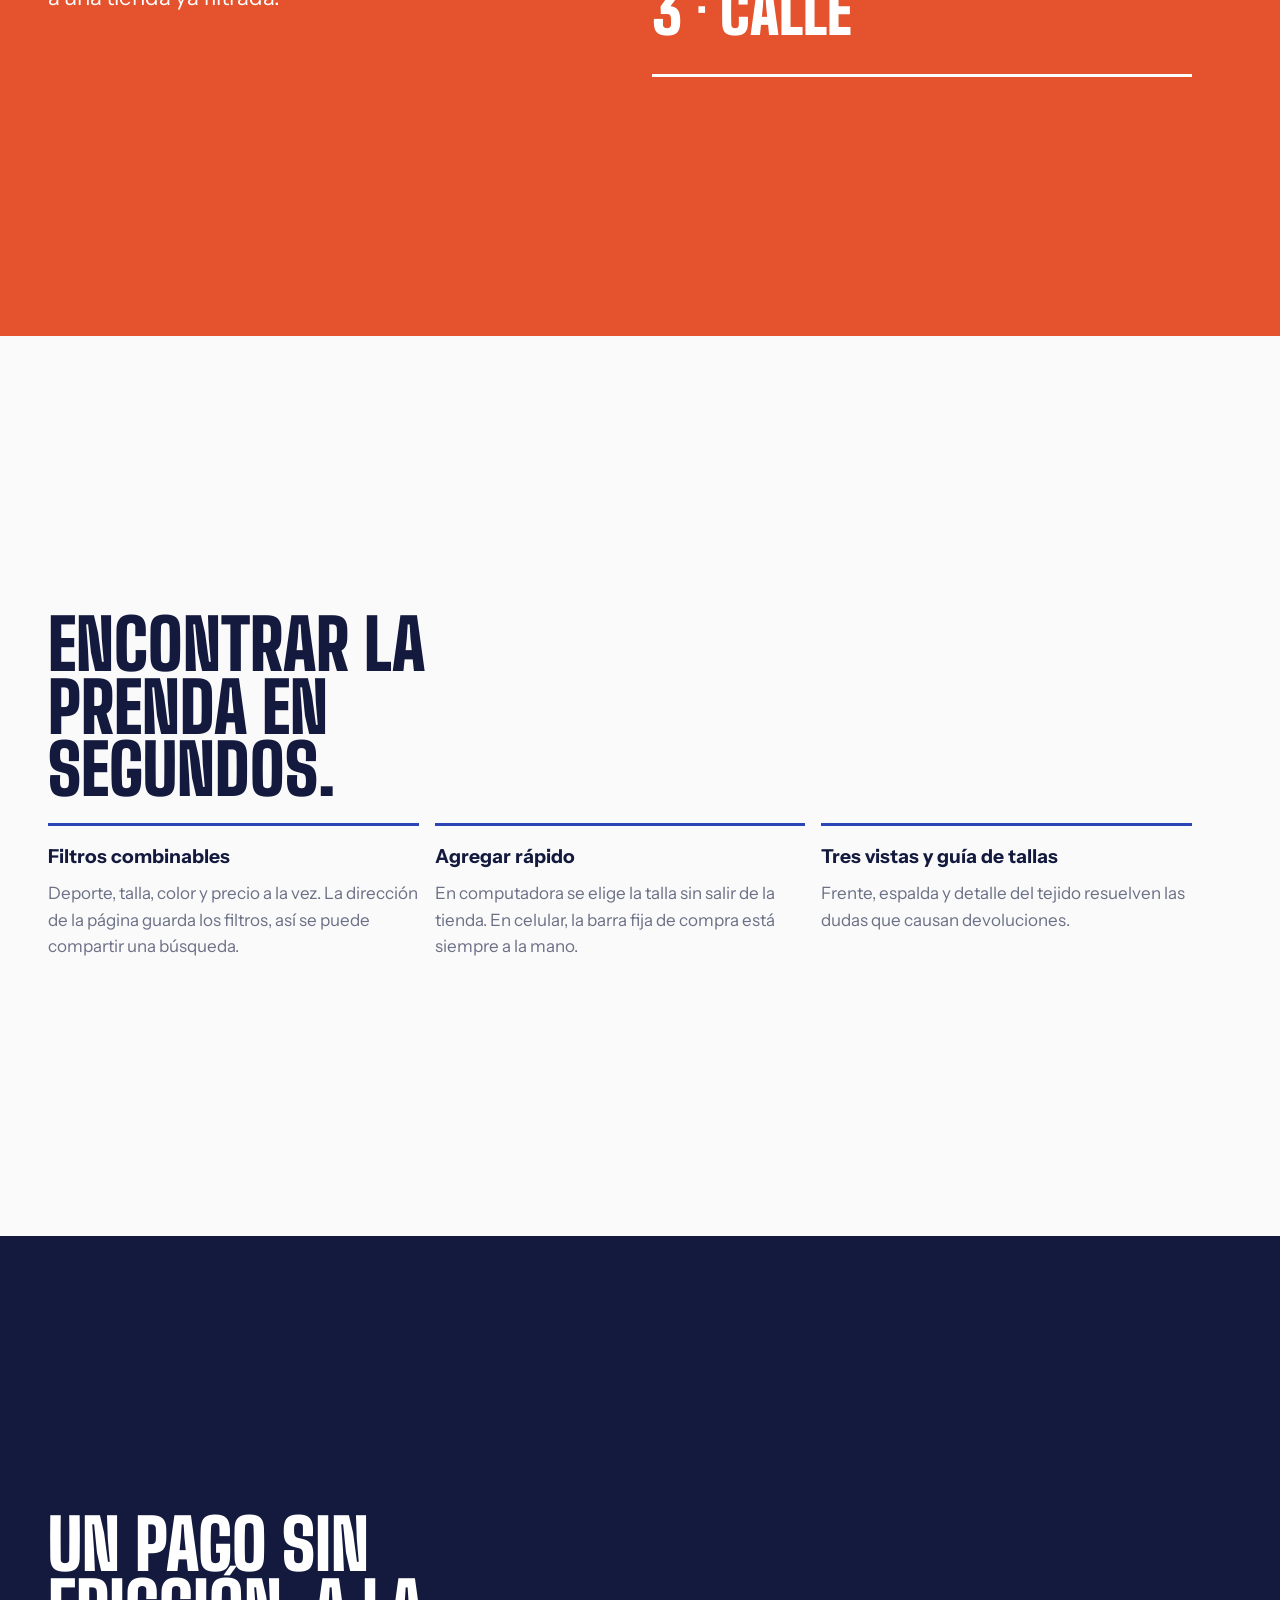
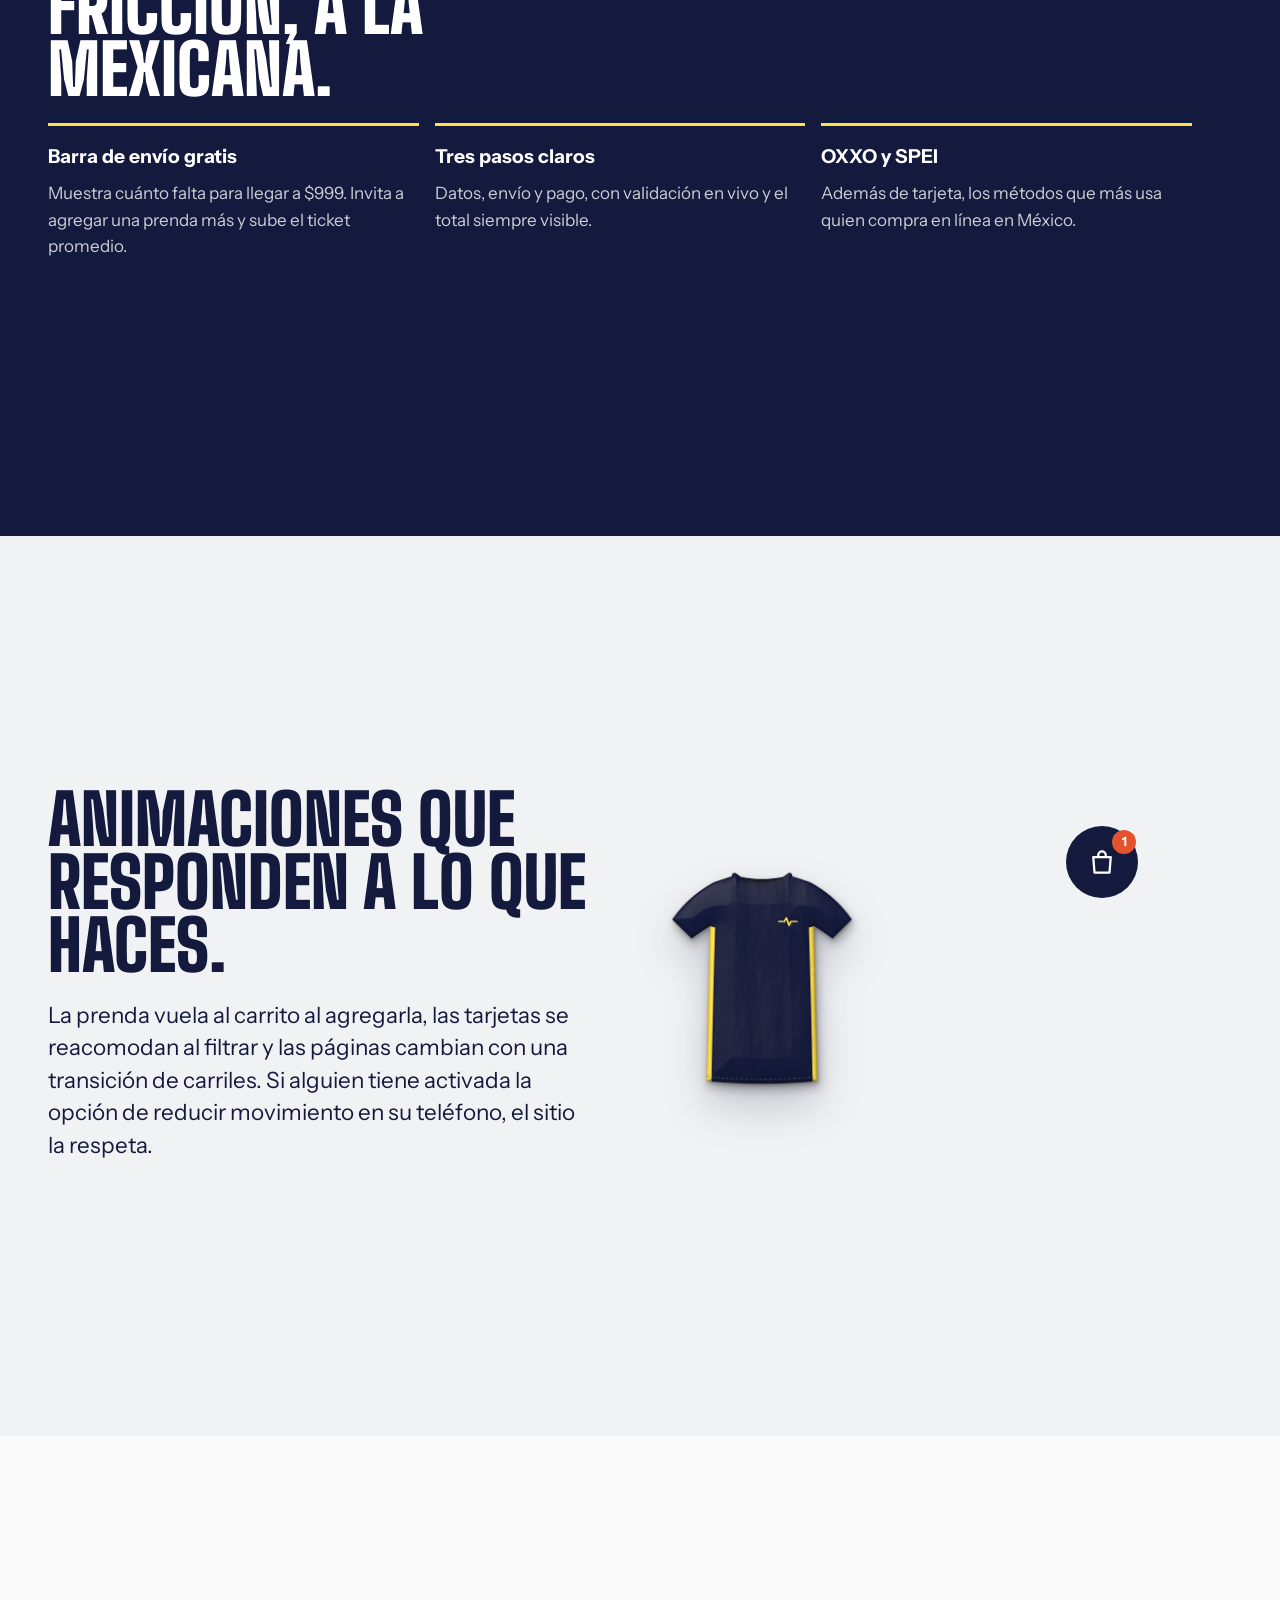
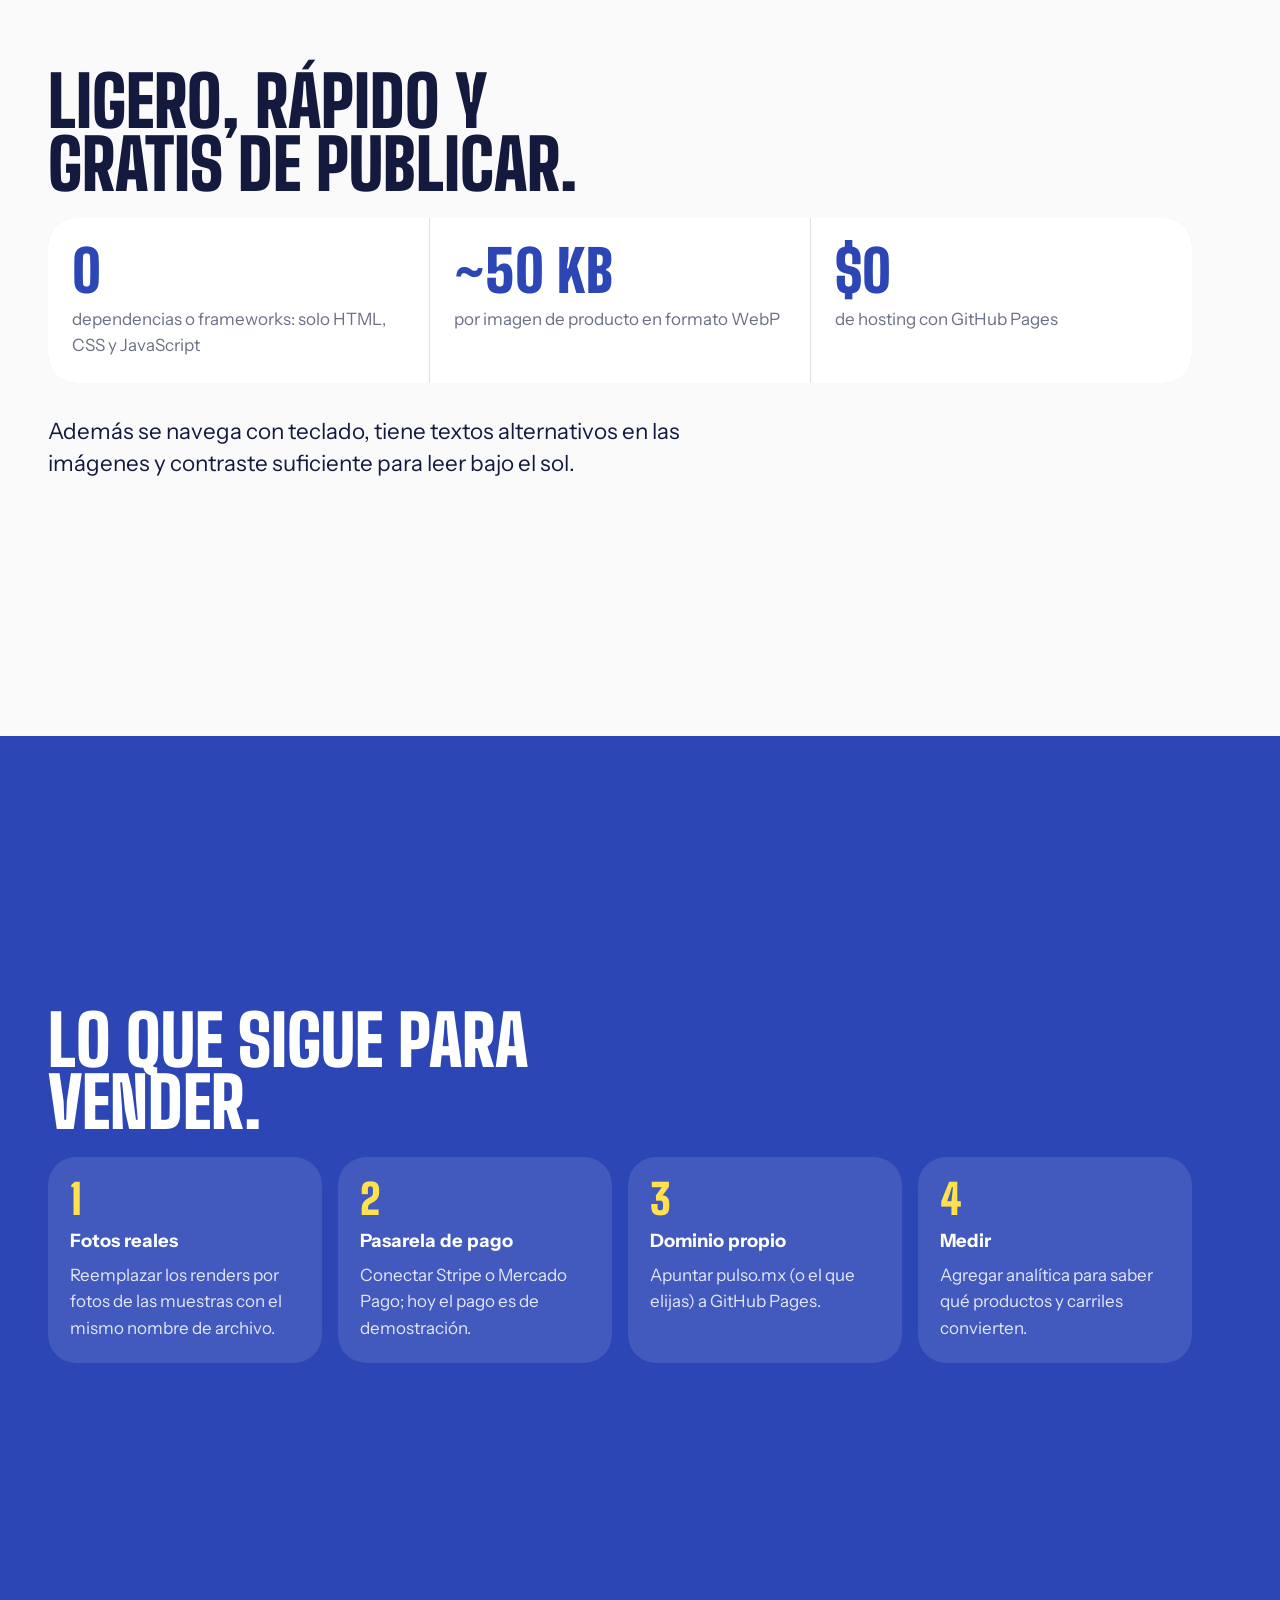
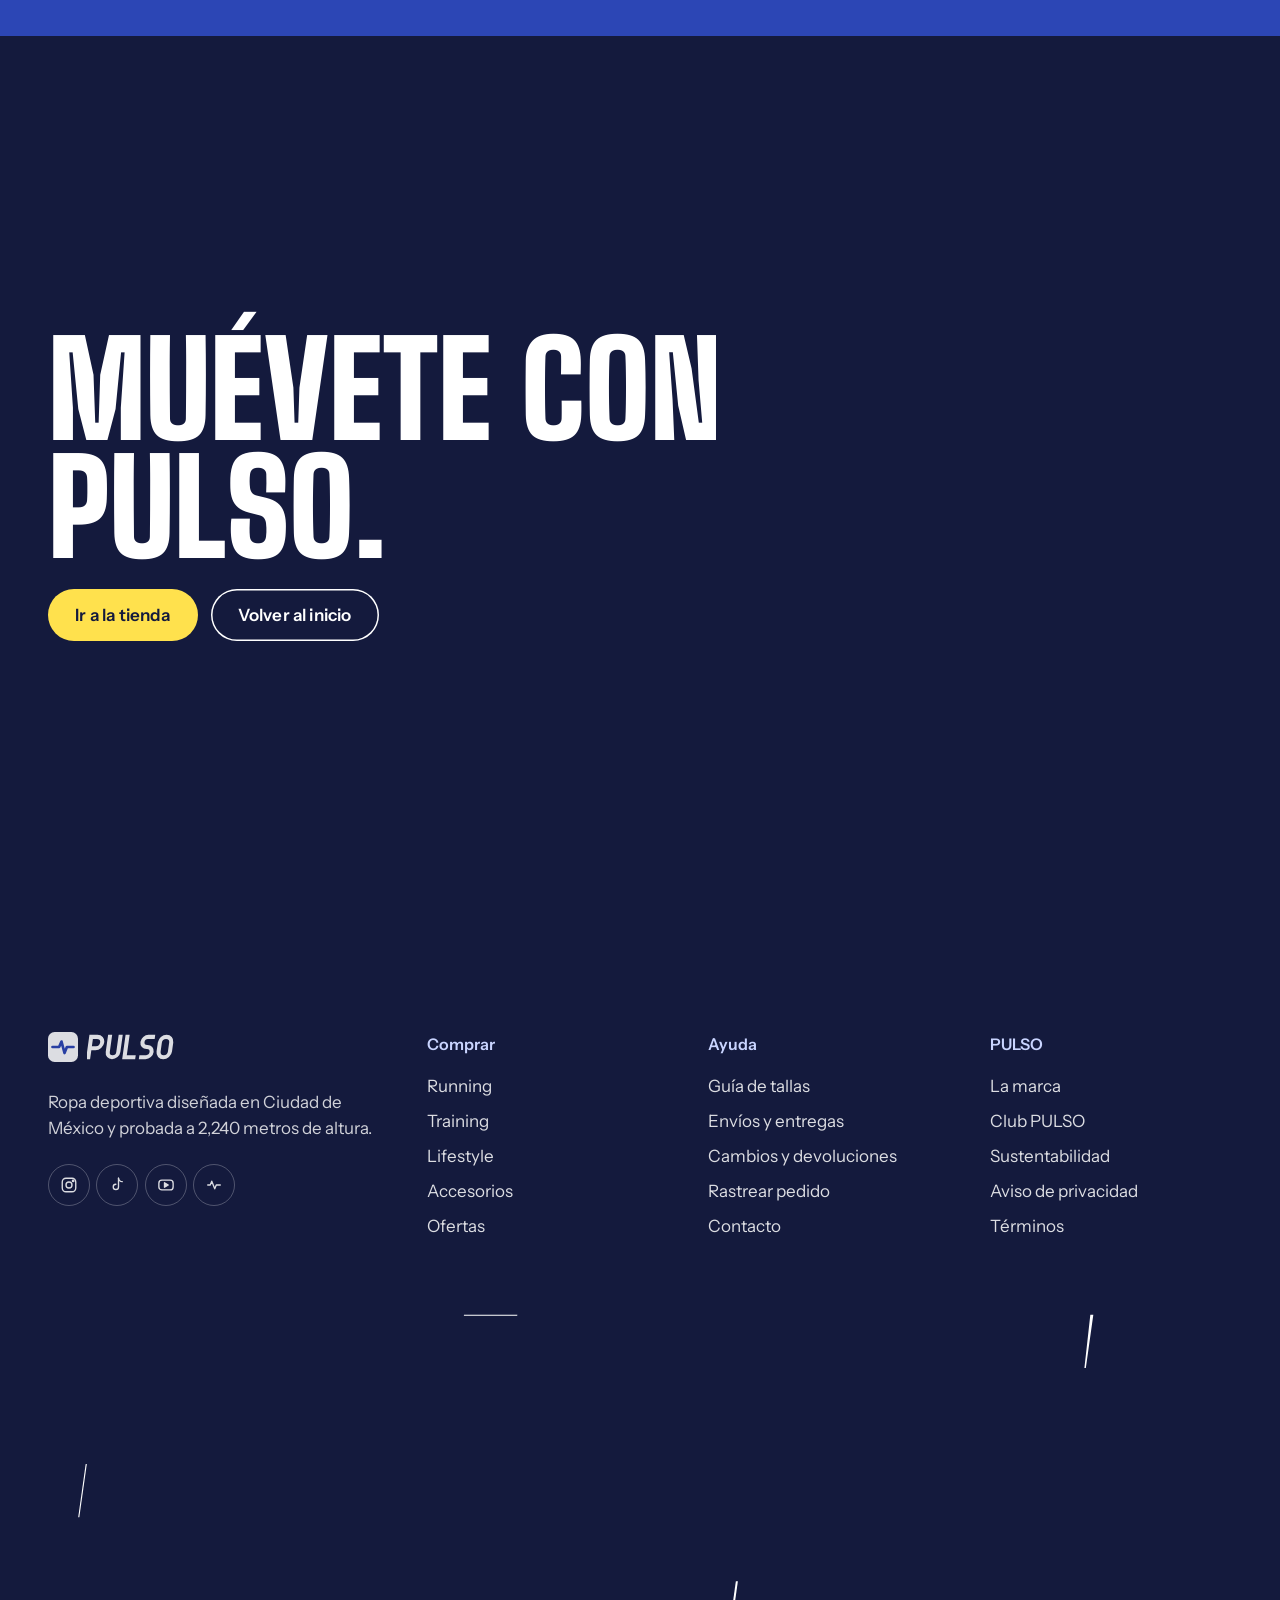
<file: marca.html>
<!doctype html>
<html lang="es-MX">
<head>
  <meta charset="utf-8">
  <meta name="viewport" content="width=device-width, initial-scale=1, viewport-fit=cover">
  <title>La marca — PULSO Performance Wear</title>
  <meta name="description" content="Presentación de PULSO: qué es la marca, su identidad visual y por qué el sitio web está construido así.">
  <meta name="theme-color" content="#2C46B5">
  <meta property="og:title" content="La marca — PULSO Performance Wear">
  <meta property="og:image" content="assets/img/brand/og-image.png">
  <link rel="icon" href="favicon.svg" type="image/svg+xml">
  <link rel="preconnect" href="https://fonts.googleapis.com">
  <link rel="preconnect" href="https://fonts.gstatic.com" crossorigin>
  <link href="https://fonts.googleapis.com/css2?family=Big+Shoulders+Display:wght@700;800;900&family=Instrument+Sans:wght@400;500;600;700&display=swap" rel="stylesheet">
  <link rel="stylesheet" href="assets/css/styles.css">
  <script defer src="assets/js/data.js"></script>
  <script defer src="assets/js/app.js"></script>
  <script defer src="assets/js/deck.js"></script>
</head>
<body data-page="marca" data-header="over" class="page-deck">
  <main id="main" class="deck">
<section class="slide slide--cobalto slide--cover" data-slide data-part="La marca" aria-label="Portada">
<div class="slide__inner">
  <p class="slide__kicker" data-in>Presentación de marca y sitio web · 2026</p>
  <div class="cover__mark" data-in data-wordmark></div>
  <p class="cover__lead" data-in>Qué es PULSO, cómo se ve y por qué su tienda en línea está construida así.</p>
  <p class="cover__hint" data-in>Desliza, usa las flechas del teclado o los botones para avanzar.</p>
  <svg class="cover__pulse" viewBox="0 0 1440 120" preserveAspectRatio="none" fill="none" aria-hidden="true"><path pathLength="1" d="M0,60 H560 L600,15 L650,110 L690,60 H800 L820,40 L840,60 H1440" stroke="#FFE14D" stroke-width="3" vector-effect="non-scaling-stroke"/></svg></div>
</section>
<section class="slide slide--papel" data-slide data-part="La marca" aria-label="Qué es PULSO">
<div class="slide__inner">
  <div class="split">
    <div>
      <h2 class="slide__title" data-in>Ropa deportiva hecha en México para moverse en serio.</h2>
      <p class="slide__text" data-in>PULSO diseña ropa para correr, entrenar y seguir con el día. Cada prenda se diseña en Ciudad de México y se prueba a 2,240 metros de altura, donde el aire es más delgado y el clima cambia en una misma mañana.</p>
    </div>
    <dl class="facts" data-in>
      <div><dt>12</dt><dd>productos en el lanzamiento</dd></div>
      <div><dt>3</dt><dd>líneas: running, training y lifestyle</dd></div>
      <div><dt>4</dt><dd>tecnologías textiles propias</dd></div>
      <div><dt>XS–XXL</dt><dd>tallas en casi toda la colección</dd></div>
    </dl>
  </div></div>
</section>
<section class="slide slide--tinta slide--lanes" data-slide data-part="La marca" aria-label="El concepto">
<div class="slide__inner">
  <h2 class="slide__title" data-in>La idea: la pista de atletismo.</h2>
  <p class="slide__text" data-in>Todo sale de un lugar que cualquier deportista reconoce. Así la marca se ve deportiva sin caer en el negro con verde neón que usan casi todas.</p>
  <ul class="concept">
    <li data-in><i style="background:#2C46B5"></i><b>Azul cobalto</b><span>Las líneas de los carriles</span></li>
    <li data-in><i style="background:#E5532E"></i><b>Rojo tartán</b><span>La superficie de la pista</span></li>
    <li data-in><i style="background:#FFE14D"></i><b>Amarillo señal</b><span>Las marcas de salida</span></li>
    <li data-in><i class="concept__beat"><svg viewBox="0 0 70 60"><path d="M0,30 H22 L30,12 L40,50 L48,30 H70" fill="none" stroke="#fff" stroke-width="7" stroke-linecap="round" stroke-linejoin="round"/></svg></i><b>El latido</b><span>Lo que sientes al correr</span></li>
  </ul></div>
</section>
<section class="slide slide--cal" data-slide data-part="La marca" aria-label="Logotipo">
<div class="slide__inner">
  <div class="split">
    <div>
      <h2 class="slide__title" data-in>Un latido y una zancada.</h2>
      <p class="slide__text" data-in>El isotipo es la línea de un electrocardiograma: sube cuando te mueves. El nombre se dibuja con un trazo continuo inclinado 8°, como un corredor en plena zancada. Funciona pequeño en una etiqueta y enorme en una lona.</p>
      <p class="slide__note" data-in>Archivos en <code>assets/img/brand/</code>: logo a color, en blanco e isotipo.</p>
    </div>
    <div class="logo-grid" data-in>
      <div class="logo-tile logo-tile--light"><img src="assets/img/brand/logo.svg" alt="Logotipo PULSO a color"></div>
      <div class="logo-tile logo-tile--dark"><img src="assets/img/brand/logo-blanco.svg" alt="Logotipo PULSO en blanco"></div>
      <div class="logo-tile logo-tile--signal logo-tile--mark"><img src="assets/img/brand/isotipo.svg" alt="Isotipo PULSO"></div>
      <div class="logo-tile logo-tile--blue logo-tile--mark"><img src="favicon.svg" alt=""></div>
    </div>
  </div></div>
</section>
<section class="slide slide--papel" data-slide data-part="La marca" aria-label="Color">
<div class="slide__inner">
  <h2 class="slide__title" data-in>Color.</h2>
  <p class="slide__text" data-in>Un azul profundo como base, rojo y amarillo solo para lo que debe llamar la atención. Toca un color para copiar su código.</p>
  <div class="palette palette--deck">
    <button class="swatch-card" style="--c:#2C46B5;--fg:#fff" data-copy="#2C46B5" data-in><em>Copiar</em><b>Cobalto</b><span>#2C46B5</span><span class="swatch-card__use">Principal</span></button>
    <button class="swatch-card" style="--c:#141A3D;--fg:#fff" data-copy="#141A3D" data-in><em>Copiar</em><b>Tinta</b><span>#141A3D</span><span class="swatch-card__use">Texto y fondos</span></button>
    <button class="swatch-card" style="--c:#E5532E;--fg:#fff" data-copy="#E5532E" data-in><em>Copiar</em><b>Pista</b><span>#E5532E</span><span class="swatch-card__use">Energía y ofertas</span></button>
    <button class="swatch-card" style="--c:#FFE14D;--fg:#141A3D" data-copy="#FFE14D" data-in><em>Copiar</em><b>Señal</b><span>#FFE14D</span><span class="swatch-card__use">Llamadas a la acción</span></button>
    <button class="swatch-card" style="--c:#C9D4FF;--fg:#141A3D" data-copy="#C9D4FF" data-in><em>Copiar</em><b>Hielo</b><span>#C9D4FF</span><span class="swatch-card__use">Superficies suaves</span></button>
    <button class="swatch-card" style="--c:#F1F2F4;--fg:#141A3D" data-copy="#F1F2F4" data-in><em>Copiar</em><b>Cal</b><span>#F1F2F4</span><span class="swatch-card__use">Fondo de producto</span></button>
  </div></div>
</section>
<section class="slide slide--tinta" data-slide data-part="La marca" aria-label="Tipografía">
<div class="slide__inner">
  <div class="split split--wide">
    <div>
      <h2 class="slide__title" data-in>Tipografía.</h2>
      <p class="slide__text" data-in><b>Big Shoulders Display</b> para titulares: condensada, pesada, nacida de la señalética urbana. <b>Instrument Sans</b> para todo lo demás: clara en cualquier tamaño de pantalla.</p>
    </div>
    <div class="type-demo" data-in>
      <span class="type-demo__big">42K 2:59</span>
      <span class="type-demo__body">Ropa para correr, entrenar y seguir con tu día.</span>
    </div>
  </div></div>
</section>
<section class="slide slide--cal" data-slide data-part="La marca" aria-label="Líneas de producto">
<div class="slide__inner">
  <h2 class="slide__title" data-in>Tres líneas, una por forma de moverse.</h2>
  <div class="lines">
    <article data-in><img src="assets/img/products/rompevientos-viento-norte--tinta--front.webp" alt="Rompevientos Viento Norte" loading="lazy"><h3>Volt</h3><p>Running. Ligera, ventilada y reflectiva.</p></article>
    <article data-in><img src="assets/img/products/leggings-kinesis--musgo--front.webp" alt="Leggings Kinesis" loading="lazy"><h3>Base</h3><p>Training. Compresión y estabilidad.</p></article>
    <article data-in><img src="assets/img/products/hoodie-altitud--cobalto--front.webp" alt="Hoodie Altitud" loading="lazy"><h3>Calle</h3><p>Lifestyle. Del entrenamiento al resto del día.</p></article>
  </div></div>
</section>
<section class="slide slide--pista slide--divider" data-slide data-part="El sitio" aria-label="El sitio web">
<div class="slide__inner">
  <p class="slide__kicker" data-in>Segunda parte</p>
  <h2 class="slide__title slide__title--xl" data-in>Por qué el sitio está construido así.</h2>
  <p class="slide__text" data-in>Cada decisión responde a dos objetivos: vender y que la marca se recuerde.</p></div>
</section>
<section class="slide slide--papel" data-slide data-part="El sitio" aria-label="Para quién">
<div class="slide__inner">
  <div class="split">
    <div>
      <h2 class="slide__title" data-in>Pensado para quien compra desde el celular.</h2>
      <p class="slide__text" data-in>La clienta o cliente típico corre o entrena antes del trabajo y compra en el trayecto, con una mano. Por eso todo se diseñó primero para pantalla chica: botones grandes, la compra siempre a un toque y nada que dependa de pasar el cursor.</p>
    </div>
    <ul class="checks" data-in>
      <li>Tarjetas de producto en dos columnas</li><li>Barra fija para agregar al carrito</li><li>Filtros en un panel lateral</li><li>Deslizar para ver frente, espalda y detalle</li><li>Resumen de compra plegable en el pago</li>
    </ul>
  </div></div>
</section>
<section class="slide slide--cobalto" data-slide data-part="El sitio" aria-label="La portada">
<div class="slide__inner">
  <div class="split">
    <div>
      <h2 class="slide__title" data-in>Una portada que late.</h2>
      <p class="slide__text" data-in>La línea del latido cruza la portada y sus pulsaciones suben cuando mueves el cursor o haces scroll. Es el momento que la gente recuerda: comunica la marca sin leer una sola palabra.</p>
    </div>
    <div class="bpm-demo" data-in aria-hidden="true">
      <span class="bpm-demo__num"><i></i><b data-demo-bpm>72</b> BPM</span>
      <svg viewBox="0 0 400 120" fill="none"><path class="bpm-demo__line" d="M0,60 H120 L140,20 L165,105 L185,60 H260 L275,45 L290,60 H400" stroke="#FFE14D" stroke-width="4" stroke-linecap="round" stroke-linejoin="round"/></svg>
    </div>
  </div></div>
</section>
<section class="slide slide--pista" data-slide data-part="El sitio" aria-label="Carriles">
<div class="slide__inner">
  <div class="split">
    <div>
      <h2 class="slide__title" data-in>Primero eliges tu deporte.</h2>
      <p class="slide__text" data-in>En lugar de un menú de categorías, la portada muestra tres carriles: Volt, Base y Calle. Elegir deporte primero reduce las opciones de golpe y lleva a una tienda ya filtrada.</p>
    </div>
    <div class="mini-lanes" data-in><span>1 · Volt</span><span>2 · Base</span><span>3 · Calle</span></div>
  </div></div>
</section>
<section class="slide slide--papel" data-slide data-part="El sitio" aria-label="Tienda y producto">
<div class="slide__inner">
  <h2 class="slide__title" data-in>Encontrar la prenda en segundos.</h2>
  <div class="reasons">
    <div data-in><h3>Filtros combinables</h3><p>Deporte, talla, color y precio a la vez. La dirección de la página guarda los filtros, así se puede compartir una búsqueda.</p></div>
    <div data-in><h3>Agregar rápido</h3><p>En computadora se elige la talla sin salir de la tienda. En celular, la barra fija de compra está siempre a la mano.</p></div>
    <div data-in><h3>Tres vistas y guía de tallas</h3><p>Frente, espalda y detalle del tejido resuelven las dudas que causan devoluciones.</p></div>
  </div></div>
</section>
<section class="slide slide--tinta" data-slide data-part="El sitio" aria-label="Carrito y pago">
<div class="slide__inner">
  <h2 class="slide__title" data-in>Un pago sin fricción, a la mexicana.</h2>
  <div class="reasons reasons--dark">
    <div data-in><h3>Barra de envío gratis</h3><p>Muestra cuánto falta para llegar a $999. Invita a agregar una prenda más y sube el ticket promedio.</p></div>
    <div data-in><h3>Tres pasos claros</h3><p>Datos, envío y pago, con validación en vivo y el total siempre visible.</p></div>
    <div data-in><h3>OXXO y SPEI</h3><p>Además de tarjeta, los métodos que más usa quien compra en línea en México.</p></div>
  </div></div>
</section>
<section class="slide slide--cal" data-slide data-part="El sitio" aria-label="Movimiento">
<div class="slide__inner">
  <div class="split">
    <div>
      <h2 class="slide__title" data-in>Animaciones que responden a lo que haces.</h2>
      <p class="slide__text" data-in>La prenda vuela al carrito al agregarla, las tarjetas se reacomodan al filtrar y las páginas cambian con una transición de carriles. Si alguien tiene activada la opción de reducir movimiento en su teléfono, el sitio la respeta.</p>
    </div>
    <div class="fly-demo" data-in aria-hidden="true"><img src="assets/img/products/playera-ritmo--tinta--front.webp" alt=""><span class="fly-demo__bag"><svg viewBox="0 0 24 24" fill="none" stroke="currentColor" stroke-width="1.8" stroke-linejoin="round"><path d="M5 8h14l-1 12.5H6L5 8Z"/><path d="M9 8V6.5a3 3 0 0 1 6 0V8"/></svg><b>1</b></span></div>
  </div></div>
</section>
<section class="slide slide--papel" data-slide data-part="El sitio" aria-label="Rendimiento">
<div class="slide__inner">
  <h2 class="slide__title" data-in>Ligero, rápido y gratis de publicar.</h2>
  <dl class="facts facts--row" data-in>
    <div><dt>0</dt><dd>dependencias o frameworks: solo HTML, CSS y JavaScript</dd></div>
    <div><dt>~50 KB</dt><dd>por imagen de producto en formato WebP</dd></div>
    <div><dt>$0</dt><dd>de hosting con GitHub Pages</dd></div>
  </dl>
  <p class="slide__text" data-in>Además se navega con teclado, tiene textos alternativos en las imágenes y contraste suficiente para leer bajo el sol.</p></div>
</section>
<section class="slide slide--cobalto" data-slide data-part="El sitio" aria-label="Próximos pasos">
<div class="slide__inner">
  <h2 class="slide__title" data-in>Lo que sigue para vender.</h2>
  <ol class="steps-list">
    <li data-in><b>Fotos reales</b><span>Reemplazar los renders por fotos de las muestras con el mismo nombre de archivo.</span></li>
    <li data-in><b>Pasarela de pago</b><span>Conectar Stripe o Mercado Pago; hoy el pago es de demostración.</span></li>
    <li data-in><b>Dominio propio</b><span>Apuntar pulso.mx (o el que elijas) a GitHub Pages.</span></li>
    <li data-in><b>Medir</b><span>Agregar analítica para saber qué productos y carriles convierten.</span></li>
  </ol></div>
</section>
<section class="slide slide--tinta slide--cover" data-slide data-part="El sitio" aria-label="Cierre">
<div class="slide__inner">
  <h2 class="slide__title slide__title--xl" data-in>Muévete con pulso.</h2>
  <div class="cover__ctas" data-in>
    <a href="tienda.html" class="btn btn--signal" data-magnetic><span class="btn__label">Ir a la tienda</span></a>
    <a href="index.html" class="btn btn--ghost" data-magnetic><span class="btn__label">Volver al inicio</span></a>
  </div></div>
</section>
  </main>
  <nav class="deck-nav" aria-label="Diapositivas">
    <div class="deck-nav__bar"><i data-deck-progress></i></div>
    <span class="deck-nav__count" aria-live="polite"><b data-deck-cur>1</b> / <span data-deck-total>17</span> · <span data-deck-part>La marca</span></span>
    <div class="deck-nav__btns">
      <button class="deck-nav__btn" data-deck-prev aria-label="Diapositiva anterior"><svg viewBox="0 0 24 24" fill="none" stroke="currentColor" stroke-width="2" stroke-linecap="round"><path d="m15 6-6 6 6 6"/></svg></button>
      <button class="deck-nav__btn" data-deck-next aria-label="Siguiente diapositiva"><svg viewBox="0 0 24 24" fill="none" stroke="currentColor" stroke-width="2" stroke-linecap="round"><path d="m9 6 6 6-6 6"/></svg></button>
    </div>
  </nav>
  <ol class="deck-dots" aria-hidden="true"><li><button data-deck-go="0" tabindex="-1"></button></li><li><button data-deck-go="1" tabindex="-1"></button></li><li><button data-deck-go="2" tabindex="-1"></button></li><li><button data-deck-go="3" tabindex="-1"></button></li><li><button data-deck-go="4" tabindex="-1"></button></li><li><button data-deck-go="5" tabindex="-1"></button></li><li><button data-deck-go="6" tabindex="-1"></button></li><li><button data-deck-go="7" tabindex="-1"></button></li><li><button data-deck-go="8" tabindex="-1"></button></li><li><button data-deck-go="9" tabindex="-1"></button></li><li><button data-deck-go="10" tabindex="-1"></button></li><li><button data-deck-go="11" tabindex="-1"></button></li><li><button data-deck-go="12" tabindex="-1"></button></li><li><button data-deck-go="13" tabindex="-1"></button></li><li><button data-deck-go="14" tabindex="-1"></button></li><li><button data-deck-go="15" tabindex="-1"></button></li><li><button data-deck-go="16" tabindex="-1"></button></li></ol>
</body>
</html>
</file>
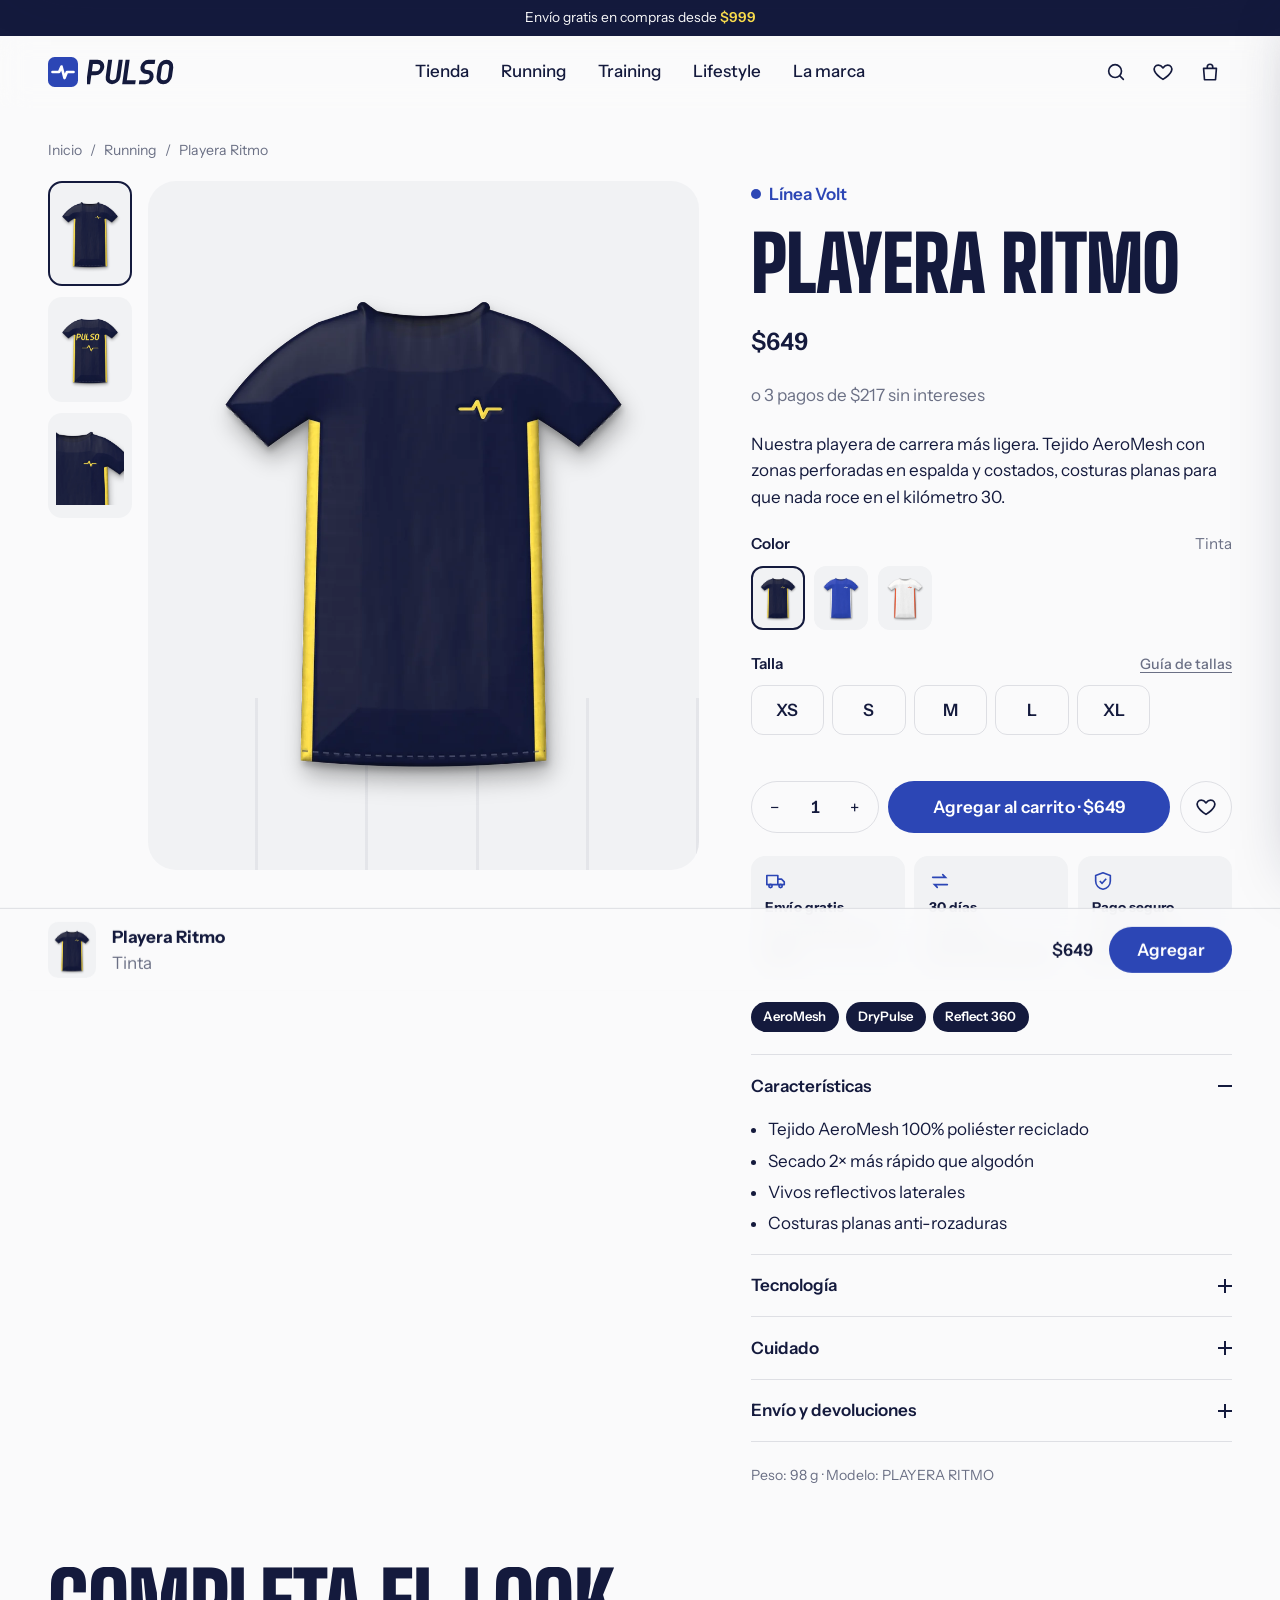
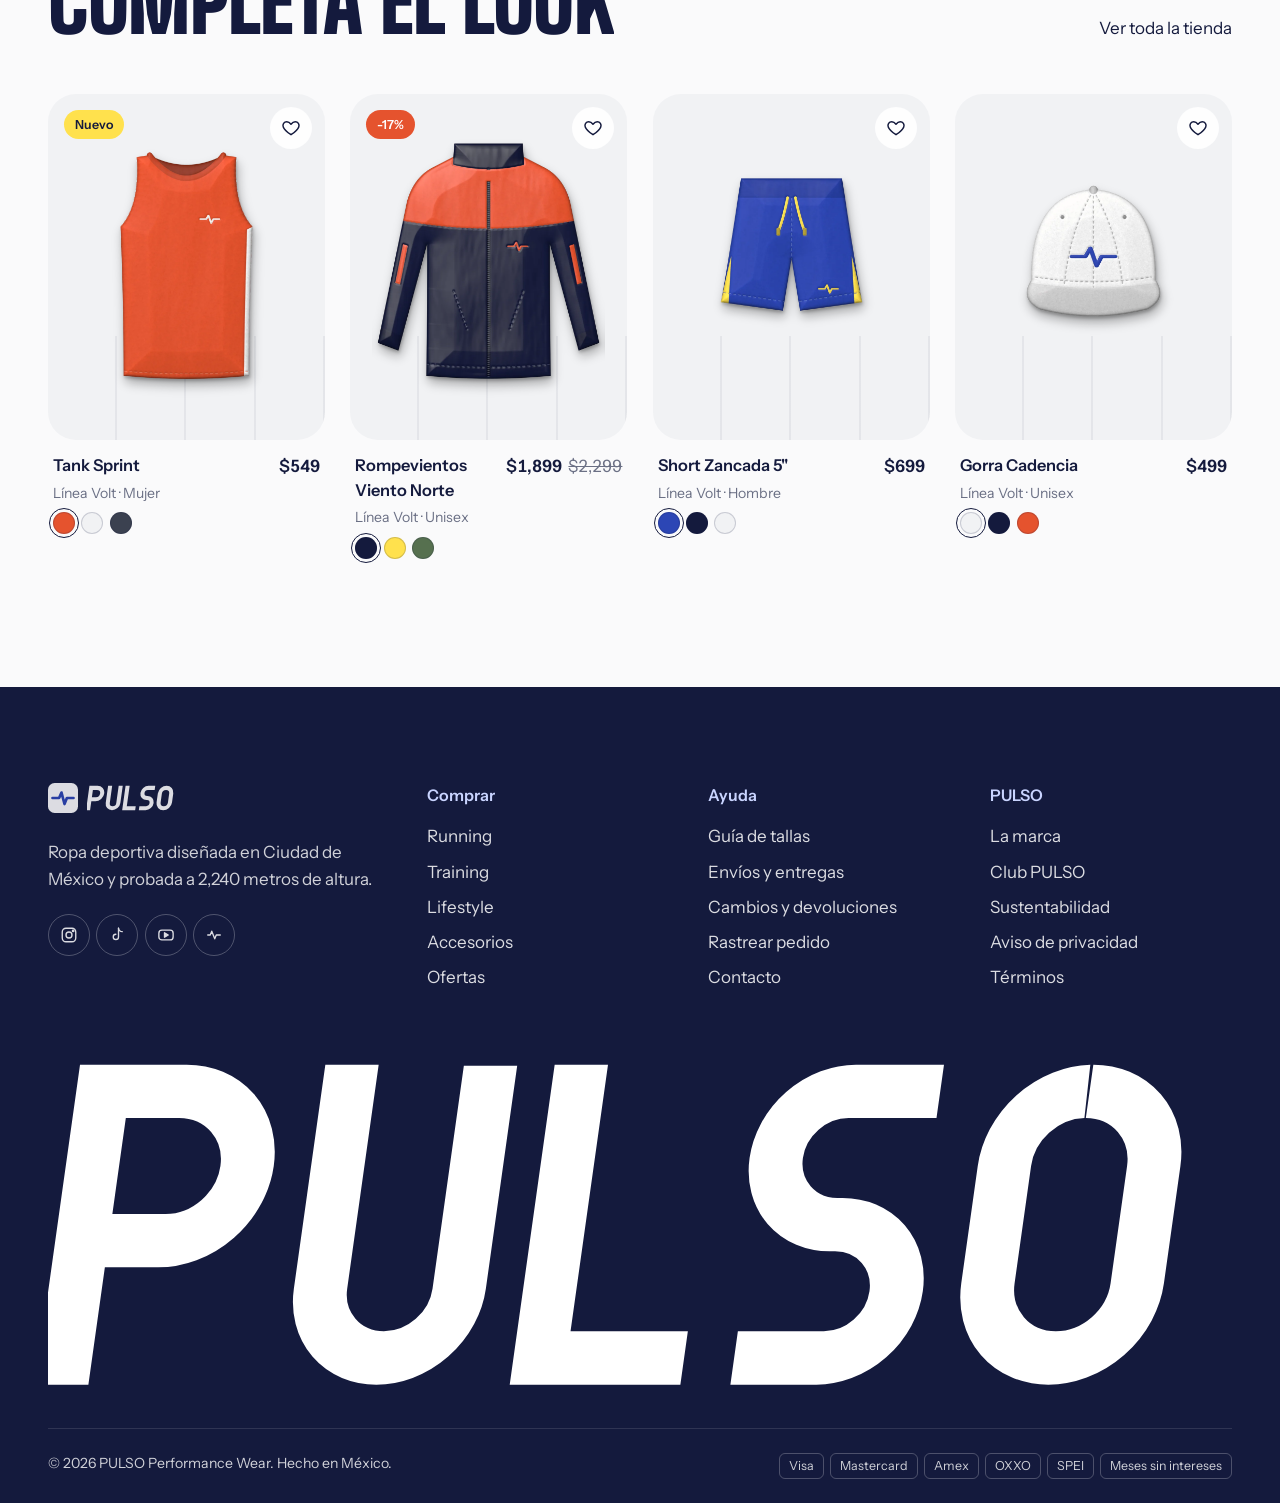
<file: producto.html>
<!doctype html>
<html lang="es-MX">
<head>
  <meta charset="utf-8">
  <meta name="viewport" content="width=device-width, initial-scale=1, viewport-fit=cover">
  <title>Producto — PULSO Performance Wear</title>
  <meta name="description" content="Ropa deportiva PULSO.">
  <meta name="theme-color" content="#2C46B5">
  <meta property="og:title" content="Producto — PULSO Performance Wear">
  <meta property="og:image" content="assets/img/brand/og-image.png">
  <link rel="icon" href="favicon.svg" type="image/svg+xml">
  <link rel="preconnect" href="https://fonts.googleapis.com">
  <link rel="preconnect" href="https://fonts.gstatic.com" crossorigin>
  <link href="https://fonts.googleapis.com/css2?family=Big+Shoulders+Display:wght@700;800;900&family=Instrument+Sans:wght@400;500;600;700&display=swap" rel="stylesheet">
  <link rel="stylesheet" href="assets/css/styles.css">
  <script defer src="assets/js/data.js"></script>
  <script defer src="assets/js/app.js"></script>
  <script defer src="assets/js/product.js"></script>
</head>
<body data-page="producto">
  <main id="main" data-pdp></main>
</body>
</html>
</file>
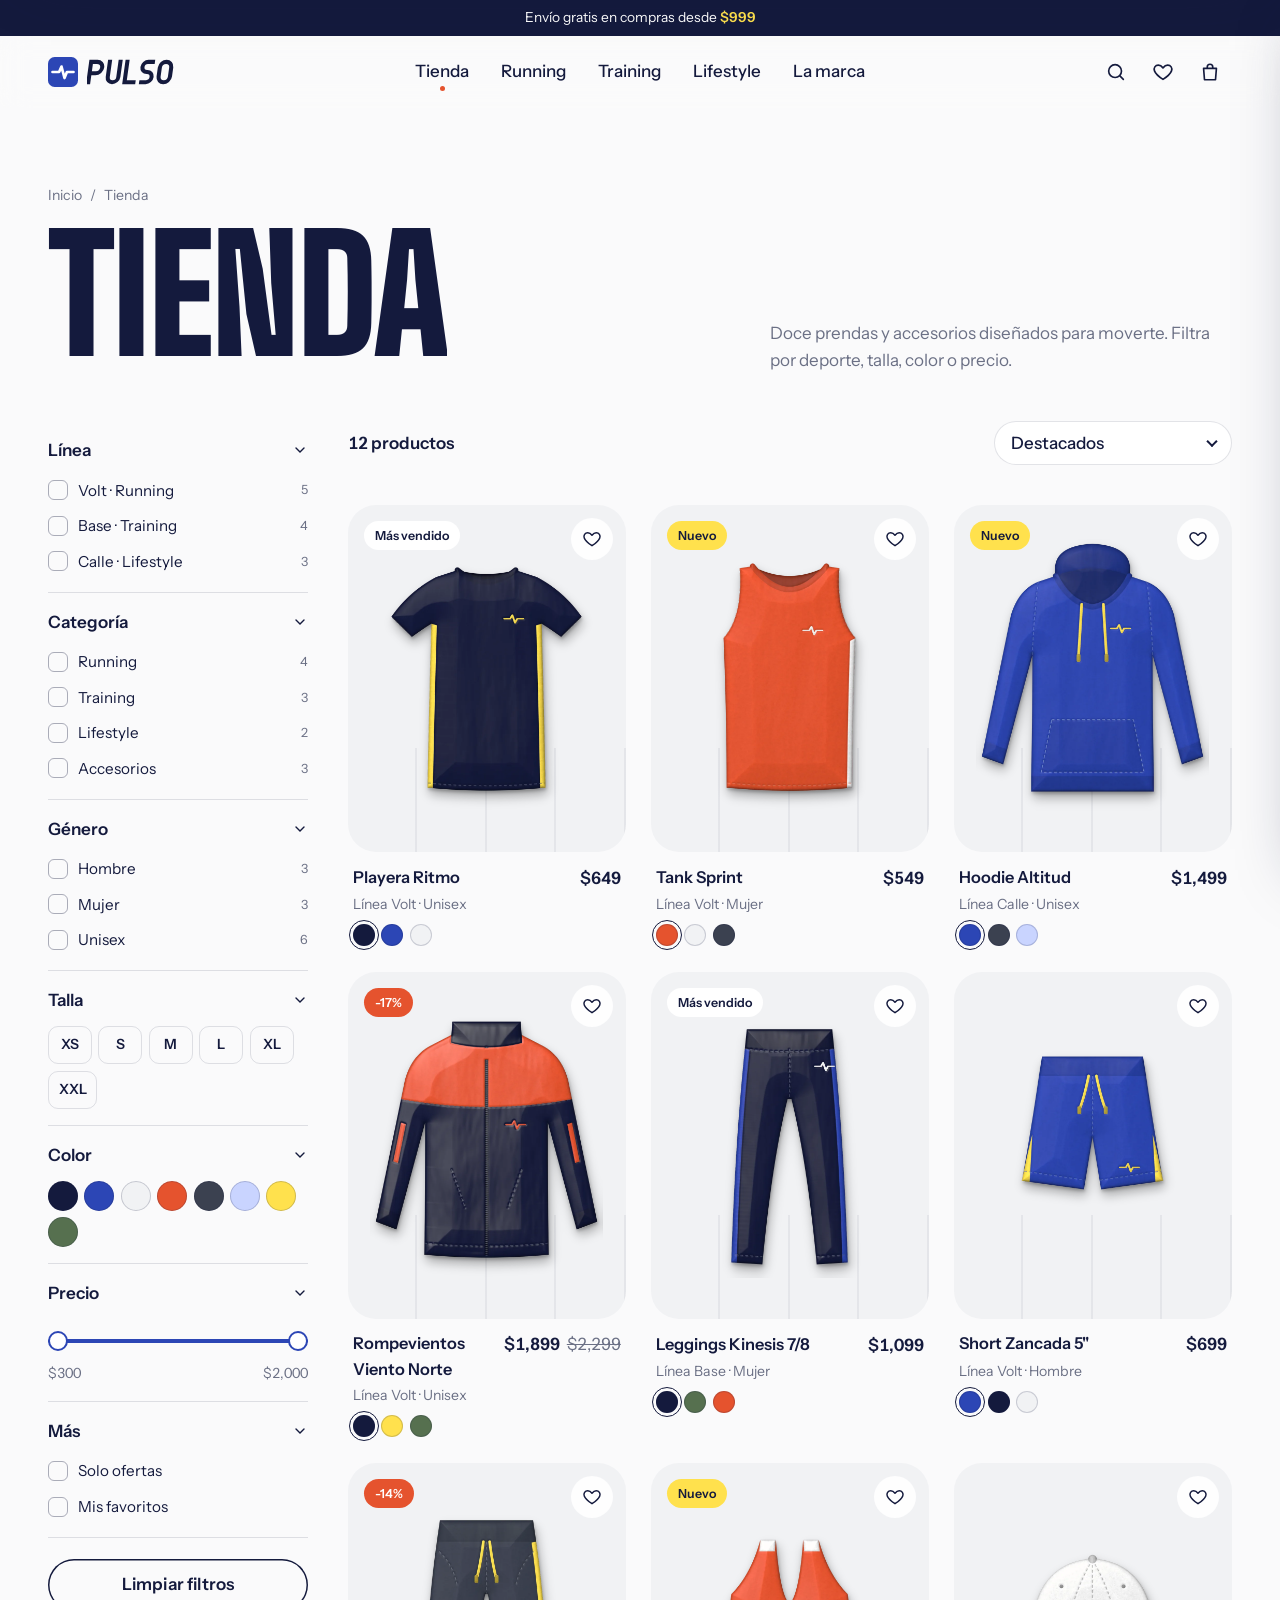
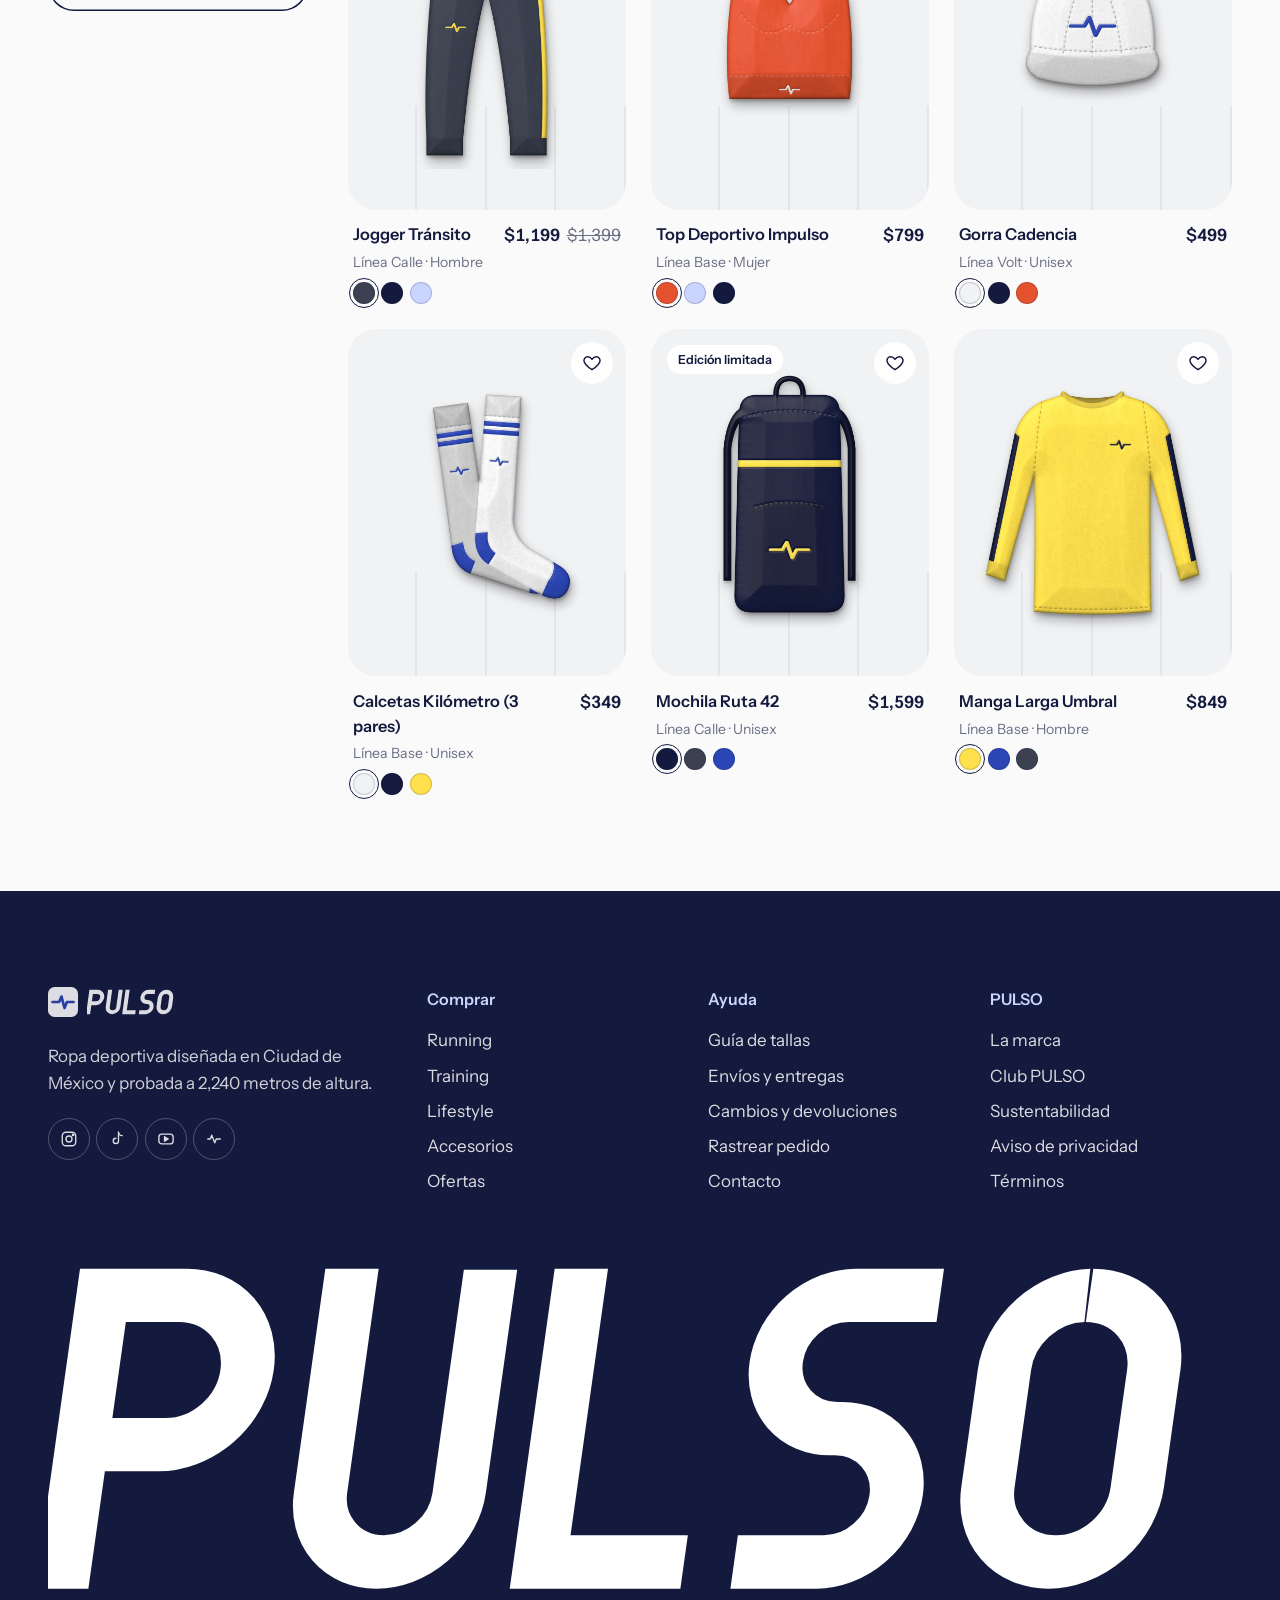
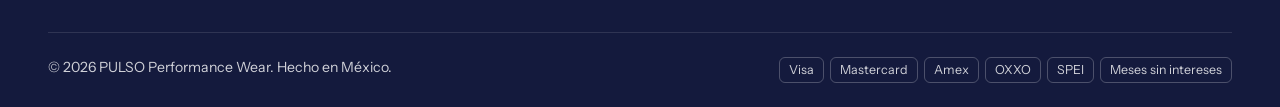
<file: tienda.html>
<!doctype html>
<html lang="es-MX">
<head>
  <meta charset="utf-8">
  <meta name="viewport" content="width=device-width, initial-scale=1, viewport-fit=cover">
  <title>Tienda — PULSO Performance Wear</title>
  <meta name="description" content="Compra ropa deportiva PULSO: playeras, leggings, hoodies, shorts y accesorios para running, training y lifestyle.">
  <meta name="theme-color" content="#2C46B5">
  <meta property="og:title" content="Tienda — PULSO Performance Wear">
  <meta property="og:image" content="assets/img/brand/og-image.png">
  <link rel="icon" href="favicon.svg" type="image/svg+xml">
  <link rel="preconnect" href="https://fonts.googleapis.com">
  <link rel="preconnect" href="https://fonts.gstatic.com" crossorigin>
  <link href="https://fonts.googleapis.com/css2?family=Big+Shoulders+Display:wght@700;800;900&family=Instrument+Sans:wght@400;500;600;700&display=swap" rel="stylesheet">
  <link rel="stylesheet" href="assets/css/styles.css">
  <script defer src="assets/js/data.js"></script>
  <script defer src="assets/js/app.js"></script>
  <script defer src="assets/js/shop.js"></script>
</head>
<body data-page="tienda">
  <main id="main">
    <section class="page-hero wrap">
      <nav class="crumbs" aria-label="Migas de pan"><a href="index.html">Inicio</a><span>/</span><span data-crumb>Tienda</span></nav>
      <div class="page-hero__row">
        <h1 class="display" data-shop-title data-split>Tienda</h1>
        <p data-shop-sub data-reveal>Doce prendas y accesorios diseñados para moverte. Filtra por deporte, talla, color o precio.</p>
      </div>
    </section>
    <div class="wrap shop">
      <aside class="filters" id="filters" aria-label="Filtros" aria-hidden="false">
        <div class="filters__head"><h2>Filtros</h2><button class="icon-btn" data-close-filters aria-label="Cerrar filtros"><svg viewBox="0 0 24 24" fill="none" stroke="currentColor" stroke-width="2" stroke-linecap="round"><path d="M6 6l12 12M18 6 6 18"/></svg></button></div>
        <div data-filter-groups></div>
        <button class="btn btn--ghost btn--block" style="margin-top:1rem" data-clear>Limpiar filtros</button>
        <button class="btn btn--primary btn--block filter-open-btn" style="margin-top:.6rem" data-close-filters>Ver resultados</button>
      </aside>
      <section aria-label="Productos">
        <div class="toolbar">
          <div style="display:flex;gap:.6rem;align-items:center">
            <button class="btn btn--ghost filter-open-btn" style="min-height:44px" data-open-filters>Filtros</button>
            <p class="toolbar__count" aria-live="polite" style="margin:0"><span data-count>12</span> productos</p>
          </div>
          <div class="select"><label class="sr-only" for="sort">Ordenar</label>
            <select id="sort" data-sort>
              <option value="featured">Destacados</option><option value="new">Lo más nuevo</option>
              <option value="price-asc">Precio: menor a mayor</option><option value="price-desc">Precio: mayor a menor</option><option value="name">Nombre (A–Z)</option>
            </select></div>
        </div>
        <div class="active-chips" data-chips></div>
        <div class="grid" data-grid></div>
      </section>
    </div>
  </main>
</body>
</html>
</file>
<file: assets/css/styles.css>
/* =========================================================
   PULSO — Performance Wear
   Sistema visual: pista de atletismo. Cobalto, tartán, cal.
   ========================================================= */

:root {
  --cobalto: #2C46B5;
  --cobalto-700: #233A96;
  --cobalto-900: #182868;
  --tinta: #141A3D;
  --tinta-80: #2A3058;
  --cal: #F1F2F4;
  --papel: #FAFAFB;
  --blanco: #FFFFFF;
  --pista: #E5532E;
  --pista-700: #C2401F;
  --senal: #FFE14D;
  --hielo: #C9D4FF;
  --grafito: #3B4150;
  --gris: #6B7085;
  --linea: rgba(20, 26, 61, .12);

  --f-display: 'Big Shoulders Display', 'Oswald', 'Arial Narrow', 'Liberation Sans Narrow', 'Roboto Condensed', Impact, sans-serif;
  --f-body: 'Instrument Sans', 'Segoe UI', system-ui, -apple-system, sans-serif;

  --step--1: clamp(.8rem, .78rem + .1vw, .875rem);
  --step-0: clamp(1rem, .97rem + .15vw, 1.0625rem);
  --step-1: clamp(1.2rem, 1.12rem + .4vw, 1.4rem);
  --step-2: clamp(1.5rem, 1.3rem + 1vw, 2rem);
  --step-3: clamp(2rem, 1.6rem + 2vw, 3.2rem);
  --step-4: clamp(2.8rem, 2rem + 4vw, 5.5rem);
  --step-5: clamp(4rem, 2rem + 10vw, 12rem);

  --r-s: 6px;
  --r-m: 14px;
  --r-l: 28px;
  --pad: clamp(1.1rem, 4vw, 3rem);
  --max: 1440px;
  --header-h: 72px;
  --ease: cubic-bezier(.2, .8, .2, 1);
  --ease-out: cubic-bezier(.16, 1, .3, 1);
  --ease-in-out: cubic-bezier(.77, 0, .175, 1);
}

*, *::before, *::after { box-sizing: border-box; }
html { -webkit-text-size-adjust: 100%; scroll-behavior: auto; }
body {
  margin: 0; font-family: var(--f-body); font-size: var(--step-0); line-height: 1.55;
  color: var(--tinta); background: var(--papel); overflow-x: hidden;
  -webkit-font-smoothing: antialiased; text-rendering: optimizeLegibility;
}
body.is-locked { overflow: hidden; }
img, svg { display: block; max-width: 100%; }
a { color: inherit; text-decoration: none; }
button, input, select, textarea { font: inherit; color: inherit; }
button { cursor: pointer; background: none; border: 0; padding: 0; }
::selection { background: var(--senal); color: var(--tinta); }
:focus-visible { outline: 3px solid var(--senal); outline-offset: 3px; border-radius: 4px; }
.sr-only { position: absolute; width: 1px; height: 1px; padding: 0; margin: -1px; overflow: hidden; clip: rect(0 0 0 0); white-space: nowrap; border: 0; }
.skip-link { position: fixed; left: 1rem; top: -4rem; z-index: 999; background: var(--senal); padding: .6rem 1rem; border-radius: var(--r-s); font-weight: 600; transition: top .2s; }
.skip-link:focus { top: 1rem; }

.wrap { width: 100%; max-width: var(--max); margin: 0 auto; padding: 0 var(--pad); }
.display { font-family: var(--f-display); font-weight: 900; text-transform: uppercase; line-height: .86; letter-spacing: -.01em; }
h1, h2, h3, h4 { margin: 0; font-weight: 700; }
p { margin: 0 0 1em; }
.lead { font-size: var(--step-1); line-height: 1.45; max-width: 46ch; }
.muted { color: var(--gris); }
.price { font-variant-numeric: tabular-nums; font-weight: 600; }
.price s { color: var(--gris); font-weight: 400; margin-left: .4em; }

/* ---------- Botones ---------- */
.btn {
  --bg: var(--tinta); --fg: var(--blanco);
  position: relative; display: inline-flex; align-items: center; justify-content: center; gap: .6em;
  min-height: 52px; padding: 0 1.6em; border-radius: 999px; background: var(--bg); color: var(--fg);
  font-weight: 600; letter-spacing: .01em; overflow: hidden; isolation: isolate;
  transition: transform .4s var(--ease-out), box-shadow .3s;
}
.btn::before {
  content: ''; position: absolute; inset: 0; z-index: -1; background: var(--hover, var(--cobalto));
  transform: translateY(101%); border-radius: inherit; transition: transform .45s var(--ease-out);
}
.btn:hover::before { transform: translateY(0); }
.btn:active { transform: scale(.97); }
.btn--primary { --bg: var(--cobalto); --hover: var(--tinta); }
.btn--signal { --bg: var(--senal); --fg: var(--tinta); --hover: var(--blanco); }
.btn--light { --bg: var(--blanco); --fg: var(--tinta); --hover: var(--senal); }
.btn--ghost { --bg: transparent; --fg: currentColor; box-shadow: inset 0 0 0 1.5px currentColor; --hover: rgba(255,255,255,.14); }
.btn--block { width: 100%; }
.btn[disabled] { opacity: .45; pointer-events: none; }
.btn .btn__label { display: inline-block; transition: transform .45s var(--ease-out); }
.icon-btn {
  position: relative; width: 44px; height: 44px; display: grid; place-items: center; border-radius: 50%;
  transition: background .25s;
}
.icon-btn:hover { background: rgba(20,26,61,.07); }
.icon-btn svg { width: 22px; height: 22px; }
.link-underline { background: linear-gradient(currentColor 0 0) 0 100% / 0 1.5px no-repeat; transition: background-size .4s var(--ease-out); padding-bottom: 2px; }
.link-underline:hover { background-size: 100% 1.5px; }

/* ---------- Loader ---------- */
.loader {
  position: fixed; inset: 0; z-index: 1000; background: var(--cobalto); color: var(--blanco);
  display: grid; place-items: center; overflow: hidden;
}
.loader__inner { display: grid; justify-items: center; gap: 1.2rem; }
.loader__pulse { width: min(70vw, 520px); height: 90px; }
.loader__pulse path { stroke-dasharray: 1; stroke-dashoffset: 1; animation: draw 1.4s var(--ease-in-out) forwards; }
.loader__count { font-family: var(--f-display); font-weight: 800; font-size: var(--step-3); font-variant-numeric: tabular-nums; }
.loader__count small { font-size: .45em; margin-left: .25em; opacity: .7; }
.loader__lanes { position: absolute; inset: 0; display: grid; grid-template-columns: repeat(6, 1fr); pointer-events: none; }
.loader__lanes span { background: var(--tinta); transform: scaleY(0); transform-origin: bottom; }
.loader.is-done .loader__inner { opacity: 0; transform: translateY(-30px); transition: all .5s var(--ease-out); }
.loader.is-done .loader__lanes span { animation: laneUp .7s var(--ease-in-out) forwards; }
.loader.is-done .loader__lanes span:nth-child(2) { animation-delay: .05s; }
.loader.is-done .loader__lanes span:nth-child(3) { animation-delay: .1s; }
.loader.is-done .loader__lanes span:nth-child(4) { animation-delay: .15s; }
.loader.is-done .loader__lanes span:nth-child(5) { animation-delay: .2s; }
.loader.is-done .loader__lanes span:nth-child(6) { animation-delay: .25s; }
.loader.is-gone { opacity: 0; visibility: hidden; transition: opacity .3s .55s, visibility 0s .9s; }
@keyframes draw { to { stroke-dashoffset: 0; } }
@keyframes laneUp { 0% { transform: scaleY(0); transform-origin: bottom; } 50% { transform: scaleY(1); transform-origin: bottom; } 51% { transform-origin: top; } 100% { transform: scaleY(0); transform-origin: top; } }

/* ---------- Transición entre páginas ---------- */
.page-wipe { position: fixed; inset: 0; z-index: 900; pointer-events: none; display: grid; grid-template-rows: repeat(5, 1fr); }
.page-wipe span { background: var(--cobalto); transform: scaleX(0); transform-origin: right; }
.page-wipe span:nth-child(even) { background: var(--tinta); }
.page-wipe.is-out span { animation: wipeIn .55s var(--ease-in-out) forwards; }
.page-wipe.is-out span:nth-child(2) { animation-delay: .04s; } .page-wipe.is-out span:nth-child(3) { animation-delay: .08s; }
.page-wipe.is-out span:nth-child(4) { animation-delay: .12s; } .page-wipe.is-out span:nth-child(5) { animation-delay: .16s; }
.page-wipe.is-in span { transform: scaleX(1); transform-origin: left; animation: wipeOut .6s var(--ease-in-out) forwards; }
.page-wipe.is-in span:nth-child(2) { animation-delay: .04s; } .page-wipe.is-in span:nth-child(3) { animation-delay: .08s; }
.page-wipe.is-in span:nth-child(4) { animation-delay: .12s; } .page-wipe.is-in span:nth-child(5) { animation-delay: .16s; }
@keyframes wipeIn { from { transform: scaleX(0); transform-origin: left; } to { transform: scaleX(1); transform-origin: left; } }
@keyframes wipeOut { from { transform: scaleX(1); transform-origin: right; } to { transform: scaleX(0); transform-origin: right; } }

/* ---------- Cursor ---------- */
.cursor, .cursor-ring { position: fixed; left: 0; top: 0; pointer-events: none; z-index: 1001; border-radius: 50%; will-change: transform; }
.cursor { width: 8px; height: 8px; margin: -4px 0 0 -4px; background: var(--pista); }
.cursor-ring {
  width: 40px; height: 40px; margin: -20px 0 0 -20px; border: 1.5px solid var(--tinta);
  display: grid; place-items: center; font-size: 11px; font-weight: 700; letter-spacing: .04em; color: transparent;
  transition: width .35s var(--ease-out), height .35s var(--ease-out), margin .35s var(--ease-out), background .3s, border-color .3s, color .2s, opacity .3s;
}
.cursor-ring.is-hover { width: 64px; height: 64px; margin: -32px 0 0 -32px; border-color: var(--cobalto); background: rgba(44,70,181,.08); }
.cursor-ring.is-view { width: 88px; height: 88px; margin: -44px 0 0 -44px; background: var(--senal); border-color: var(--senal); color: var(--tinta); }
.cursor-ring.is-dark { border-color: var(--blanco); }
.cursor.is-hidden, .cursor-ring.is-hidden { opacity: 0; }
@media (hover: none), (pointer: coarse) { .cursor, .cursor-ring { display: none; } }

/* ---------- Header ---------- */
.announce {
  background: var(--tinta); color: var(--blanco); font-size: var(--step--1); text-align: center; height: 36px;
  display: flex; align-items: center; justify-content: center; overflow: hidden; position: relative;
}
.announce__item { position: absolute; transition: transform .6s var(--ease-out), opacity .6s; }
.announce__item:not(.is-active) { transform: translateY(120%); opacity: 0; }
.announce__item.is-leaving { transform: translateY(-120%); opacity: 0; }
.announce strong { color: var(--senal); font-weight: 600; }

.site-header {
  position: sticky; top: 0; z-index: 80; height: var(--header-h);
  background: rgba(250,250,251,.82); backdrop-filter: saturate(1.4) blur(14px); -webkit-backdrop-filter: saturate(1.4) blur(14px);
  border-bottom: 1px solid transparent; transition: transform .45s var(--ease-out), border-color .3s, background .3s;
}
.site-header.is-scrolled { border-color: var(--linea); }
.site-header.is-hidden { transform: translateY(-100%); }
.site-header--over { background: transparent; color: var(--blanco); backdrop-filter: none; -webkit-backdrop-filter: none; }
.site-header--over.is-scrolled { background: rgba(250,250,251,.86); color: var(--tinta); backdrop-filter: saturate(1.4) blur(14px); -webkit-backdrop-filter: saturate(1.4) blur(14px); }
.header__inner { height: 100%; display: grid; grid-template-columns: 1fr auto 1fr; align-items: center; gap: 1rem; }
.logo { display: inline-flex; align-items: center; gap: .55rem; }
.logo svg { height: 30px; width: auto; }
.logo .logo__word path, .logo .logo__word rect { stroke: currentColor; }
.nav { display: flex; gap: .3rem; }
.nav a { position: relative; padding: .5rem .85rem; font-weight: 500; border-radius: 999px; transition: background .25s; }
.nav a:hover { background: rgba(127,127,160,.12); }
.nav a[aria-current="page"]::after { content: ''; position: absolute; left: 50%; bottom: 2px; width: 5px; height: 5px; margin-left: -2.5px; border-radius: 50%; background: var(--pista); }
.header__actions { display: flex; justify-content: flex-end; align-items: center; gap: .2rem; }
.badge-count {
  position: absolute; top: 3px; right: 1px; min-width: 18px; height: 18px; padding: 0 5px; border-radius: 9px;
  background: var(--pista); color: var(--blanco); font-size: 11px; font-weight: 700; line-height: 18px; text-align: center;
  transform: scale(0); transition: transform .4s var(--ease-out);
}
.badge-count.has-items { transform: scale(1); }
.badge-count.bump { animation: bump .5s var(--ease-out); }
@keyframes bump { 0% { transform: scale(1); } 40% { transform: scale(1.6); } 100% { transform: scale(1); } }
.menu-toggle { display: none; }
.menu-toggle span { display: block; width: 20px; height: 2px; background: currentColor; margin: 4px auto; transition: transform .35s var(--ease-out), opacity .2s; }
.menu-open .menu-toggle span:nth-child(1) { transform: translateY(6px) rotate(45deg); }
.menu-open .menu-toggle span:nth-child(2) { opacity: 0; }
.menu-open .menu-toggle span:nth-child(3) { transform: translateY(-6px) rotate(-45deg); }

.mobile-menu {
  position: fixed; inset: 0; z-index: 79; background: var(--cobalto); color: var(--blanco); padding: calc(var(--header-h) + 2rem) var(--pad) 2rem;
  display: flex; flex-direction: column; justify-content: space-between; clip-path: circle(0% at calc(100% - 40px) 36px);
  transition: clip-path .7s var(--ease-in-out); visibility: hidden;
}
.menu-open .mobile-menu { clip-path: circle(150% at calc(100% - 40px) 36px); visibility: visible; }
.menu-open .site-header { color: var(--blanco); background: transparent; backdrop-filter: none; }
.mobile-menu nav a { display: block; font-family: var(--f-display); font-weight: 900; font-size: clamp(3rem, 15vw, 5rem); line-height: .95; text-transform: uppercase; opacity: 0; transform: translateY(30px); transition: all .5s var(--ease-out); }
.menu-open .mobile-menu nav a { opacity: 1; transform: none; }
.menu-open .mobile-menu nav a:nth-child(2) { transition-delay: .06s; } .menu-open .mobile-menu nav a:nth-child(3) { transition-delay: .12s; }
.menu-open .mobile-menu nav a:nth-child(4) { transition-delay: .18s; } .menu-open .mobile-menu nav a:nth-child(5) { transition-delay: .24s; }

/* ---------- Hero ---------- */
.hero {
  position: relative; min-height: calc(100svh - 36px); margin-top: calc(var(--header-h) * -1);
  background: var(--cobalto); color: var(--blanco); overflow: hidden; display: flex; flex-direction: column; justify-content: flex-end;
  padding: calc(var(--header-h) + 2rem) 0 0;
}
.hero__track { position: absolute; inset: auto 0 0 0; height: 58%; perspective: 600px; pointer-events: none; }
.hero__track-plane {
  position: absolute; left: -50%; right: -50%; bottom: -10%; height: 140%; transform: rotateX(62deg); transform-origin: bottom;
  background:
    repeating-linear-gradient(90deg, transparent 0 calc(100% / 12 - 3px), rgba(255,255,255,.55) calc(100% / 12 - 3px) calc(100% / 12)),
    linear-gradient(180deg, transparent, rgba(229,83,46,.0) 20%, rgba(229,83,46,.95) 85%);
  -webkit-mask-image: linear-gradient(to top, #000 30%, transparent 95%); mask-image: linear-gradient(to top, #000 30%, transparent 95%);
}
.hero__track-plane::after { content: ''; position: absolute; inset: 0; background: repeating-linear-gradient(0deg, transparent 0 120px, rgba(255,255,255,.7) 120px 124px); background-size: 100% 248px; animation: trackRun 1.6s linear infinite; opacity: .5; }
@keyframes trackRun { to { background-position: 0 248px; } }
.hero__canvas { position: absolute; left: 0; right: 0; top: 34%; width: 100%; height: 200px; pointer-events: none; }
.hero__inner { position: relative; z-index: 2; display: grid; grid-template-columns: 1.15fr .85fr; align-items: end; gap: 2rem; padding-bottom: clamp(2rem, 5vh, 4rem); }
.hero__title { font-size: clamp(4.2rem, 1rem + 11.5vw, 13.5rem); }
.hero__title .line { display: block; overflow: hidden; padding-bottom: .04em; }
.hero__title .line > span { display: inline-block; transform: translateY(105%); }
.is-ready .hero__title .line > span { animation: rise 1s var(--ease-out) forwards; }
.is-ready .hero__title .line:nth-child(2) > span { animation-delay: .1s; }
.is-ready .hero__title .line:nth-child(3) > span { animation-delay: .2s; }
.hero__title .line--outline > span { color: transparent; -webkit-text-stroke: 2px var(--blanco); }
@keyframes rise { to { transform: translateY(0); } }
.hero__meta { display: grid; gap: 1.6rem; justify-items: start; padding-bottom: 1rem; opacity: 0; transform: translateY(20px); }
.is-ready .hero__meta { animation: fadeUp .9s .5s var(--ease-out) forwards; }
@keyframes fadeUp { to { opacity: 1; transform: none; } }
.hero__meta p { max-width: 36ch; font-size: var(--step-1); line-height: 1.4; margin: 0; }
.hero__ctas { display: flex; flex-wrap: wrap; gap: .8rem; }
.hero__product { position: absolute; z-index: 1; right: 7vw; top: calc(var(--header-h) + 2.5rem); width: min(28vw, 440px); pointer-events: none; }
.hero__product img { width: 100%; height: auto; filter: drop-shadow(0 40px 40px rgba(10,16,60,.35)); opacity: 0; transform: translateY(60px) rotate(6deg) scale(.9); }
.is-ready .hero__product img { animation: productIn 1.4s .25s var(--ease-out) forwards; }
@keyframes productIn { to { opacity: 1; transform: none; } }
.hero__product-inner { transition: transform .9s var(--ease-out); }
.hero__bpm {
  position: absolute; z-index: 3; left: var(--pad); top: calc(var(--header-h) + 1.5rem); display: flex; align-items: center; gap: .6rem;
  font-variant-numeric: tabular-nums; font-weight: 600; font-size: var(--step--1); background: rgba(255,255,255,.12); padding: .45rem .9rem .45rem .6rem; border-radius: 999px;
  backdrop-filter: blur(8px);
}
.hero__bpm i { width: 10px; height: 10px; border-radius: 50%; background: var(--senal); animation: beat var(--beat, .83s) infinite; }
@keyframes beat { 0%, 100% { transform: scale(1); } 15% { transform: scale(1.7); } 30% { transform: scale(1); } }
.hero__badge { position: absolute; z-index: 3; right: calc(var(--pad) + 1rem); top: calc(var(--header-h) + 1rem); width: 132px; height: 132px; }
.hero__badge svg { width: 100%; height: 100%; animation: spin 18s linear infinite; }
.hero__badge b { position: absolute; inset: 0; display: grid; place-items: center; font-family: var(--f-display); font-size: 1.6rem; font-weight: 900; }
@keyframes spin { to { transform: rotate(360deg); } }
.hero__scroll { position: relative; z-index: 2; display: flex; justify-content: space-between; align-items: center; border-top: 1px solid rgba(255,255,255,.25); padding: 1rem 0 1.2rem; font-size: var(--step--1); }
.hero__scroll span:last-child { display: inline-flex; gap: .5rem; align-items: center; }
.hero__scroll i { width: 1.5px; height: 28px; background: rgba(255,255,255,.35); position: relative; overflow: hidden; }
.hero__scroll i::after { content: ''; position: absolute; left: 0; top: -100%; width: 100%; height: 100%; background: var(--senal); animation: scrollHint 1.8s var(--ease-in-out) infinite; }
@keyframes scrollHint { to { top: 100%; } }

/* ---------- Ticker ---------- */
.ticker { background: var(--senal); color: var(--tinta); overflow: hidden; border-block: 2px solid var(--tinta); transform: rotate(-1.6deg) scale(1.03); margin: -1.4rem 0 1.4rem; position: relative; z-index: 4; }
.ticker--flat { transform: none; margin: 0; }
.ticker__track { display: flex; width: max-content; will-change: transform; }
.ticker__group { display: flex; align-items: center; gap: 2.2rem; padding: 1rem 1.1rem; font-family: var(--f-display); font-weight: 800; font-size: var(--step-2); text-transform: uppercase; white-space: nowrap; }
.ticker__group svg { width: 44px; height: 22px; flex: none; }

/* ---------- Secciones ---------- */
.section { padding: clamp(4.5rem, 10vw, 9rem) 0; position: relative; }
.section--tight { padding: clamp(3rem, 6vw, 5rem) 0; }
.section-head { display: flex; justify-content: space-between; align-items: end; gap: 2rem; margin-bottom: clamp(2rem, 4vw, 3.5rem); flex-wrap: wrap; }
.section-head h2 { font-size: var(--step-4); }
.section-head p { max-width: 40ch; margin: 0; color: var(--gris); }

/* Reveal por scroll */
[data-reveal] { opacity: 0; transform: translateY(40px); transition: opacity .9s var(--ease-out), transform .9s var(--ease-out); transition-delay: var(--d, 0s); }
[data-reveal].is-in { opacity: 1; transform: none; }
[data-split] .w { display: inline-block; overflow: hidden; vertical-align: top; padding-bottom: .06em; }
[data-split] .w > span { display: inline-block; transform: translateY(110%); transition: transform .9s var(--ease-out); transition-delay: calc(var(--i) * 45ms); }
[data-split].is-in .w > span { transform: none; }

/* ---------- Carriles (colecciones) ---------- */
.lanes { background: var(--pista); color: var(--blanco); position: relative; overflow: hidden; }
.lanes::before { content: ''; position: absolute; inset: 0; background-image: radial-gradient(rgba(0,0,0,.12) 1px, transparent 1.2px); background-size: 5px 5px; pointer-events: none; }
.lanes__head { padding: clamp(4rem, 8vw, 7rem) 0 2.5rem; position: relative; }
.lanes__head h2 { font-size: var(--step-4); max-width: 12ch; }
.lane {
  position: relative; display: grid; grid-template-columns: 5rem 1fr auto; align-items: center; gap: 1.5rem;
  border-top: 3px solid rgba(255,255,255,.9); min-height: 150px; padding: 1.2rem 0; overflow: hidden; transition: background .5s var(--ease-out);
}
.lane:last-child { border-bottom: 3px solid rgba(255,255,255,.9); }
.lane__num { font-family: var(--f-display); font-weight: 900; font-size: 4rem; line-height: 1; text-align: center; color: var(--blanco); -webkit-text-stroke: 0; transform: skewX(-8deg); }
.lane__title { font-family: var(--f-display); font-weight: 900; text-transform: uppercase; font-size: clamp(3rem, 1rem + 8vw, 9rem); line-height: .85; transition: transform .7s var(--ease-out), letter-spacing .7s var(--ease-out); }
.lane__sport { display: block; font-family: var(--f-body); text-transform: none; font-size: var(--step-0); font-weight: 500; opacity: .85; margin-top: .4rem; }
.lane__items { display: flex; gap: .8rem; transform: translateX(40px); opacity: 0; transition: all .7s var(--ease-out); }
.lane__items img { width: 110px; height: 128px; object-fit: contain; background: rgba(255,255,255,.14); border-radius: var(--r-m); padding: .6rem; transition: transform .5s var(--ease-out); }
.lane__items img:nth-child(2) { transition-delay: .05s; } .lane__items img:nth-child(3) { transition-delay: .1s; }
.lane:hover, .lane:focus-visible { background: rgba(20,26,61,.18); }
.lane:hover .lane__title, .lane:focus-visible .lane__title { transform: translateX(1.2rem); letter-spacing: .02em; }
.lane:hover .lane__items, .lane:focus-visible .lane__items { transform: none; opacity: 1; }
.lane:hover .lane__items img:hover { transform: translateY(-8px) rotate(-4deg); }
.lane__runner { position: absolute; left: -60px; bottom: 10px; width: 40px; height: 6px; background: var(--senal); border-radius: 3px; opacity: 0; }
.lane:hover .lane__runner { animation: runner 1.4s var(--ease-in-out) forwards; }
@keyframes runner { 0% { left: -60px; opacity: 1; } 100% { left: 100%; opacity: 1; } }

/* ---------- Tarjeta de producto ---------- */
.grid { display: grid; grid-template-columns: repeat(auto-fill, minmax(min(100%, 270px), 1fr)); gap: clamp(1rem, 2vw, 1.6rem); }
.card { position: relative; display: flex; flex-direction: column; gap: .8rem; }
.card__media {
  position: relative; z-index: 2; cursor: pointer; aspect-ratio: 4 / 5; border-radius: var(--r-l); overflow: hidden; background: var(--cal);
  transform-style: preserve-3d; transition: transform .6s var(--ease-out), box-shadow .6s var(--ease-out); will-change: transform;
}
.card__media::before { content: ''; position: absolute; inset: 0; background: radial-gradient(circle at var(--mx, 50%) var(--my, 30%), rgba(255,255,255,.75), transparent 55%); opacity: 0; transition: opacity .4s; pointer-events: none; z-index: 2; }
.card:hover .card__media { box-shadow: 0 30px 60px -30px rgba(20,26,61,.45); }
.card:hover .card__media::before { opacity: 1; }
.card__media img { position: absolute; inset: 7% 8% 9%; width: 84%; height: 84%; object-fit: contain; transition: transform .8s var(--ease-out), opacity .5s; }
.card__media .img-back { opacity: 0; transform: scale(.94); }
.card:hover .card__media .img-front { opacity: 0; transform: scale(1.06) rotate(-2deg); }
.card:hover .card__media .img-back { opacity: 1; transform: scale(1.02); }
.card__lanes { position: absolute; inset: auto 0 0 0; height: 30%; background: repeating-linear-gradient(90deg, transparent 0 calc(25% - 2px), rgba(20,26,61,.06) calc(25% - 2px) 25%); pointer-events: none; }
.card__tag { position: absolute; z-index: 3; left: 1rem; top: 1rem; background: var(--blanco); color: var(--tinta); padding: .3rem .7rem; border-radius: 999px; font-size: .78rem; font-weight: 600; }
.card__tag--sale { background: var(--pista); color: var(--blanco); }
.card__tag--new { background: var(--senal); }
.card__fav { position: absolute; z-index: 3; right: .8rem; top: .8rem; width: 42px; height: 42px; border-radius: 50%; background: rgba(255,255,255,.9); display: grid; place-items: center; transition: transform .3s var(--ease-out); }
.card__fav svg { width: 20px; height: 20px; transition: fill .3s, transform .4s var(--ease-out); fill: transparent; stroke: var(--tinta); }
.card__fav:hover { transform: scale(1.1); }
.card__fav.is-active svg, .fav-toggle.is-active svg { fill: var(--pista); stroke: var(--pista); animation: heart .5s var(--ease-out); }
@keyframes heart { 0% { transform: scale(1); } 30% { transform: scale(1.4); } 60% { transform: scale(.9); } 100% { transform: scale(1); } }
.card__quick { position: absolute; z-index: 3; left: .8rem; right: .8rem; bottom: .8rem; background: rgba(255,255,255,.94); backdrop-filter: blur(8px); border-radius: var(--r-m); padding: .7rem; transform: translateY(calc(100% + 1rem)); transition: transform .5s var(--ease-out); }
.card:hover .card__quick, .card:focus-within .card__quick { transform: none; }
.card__quick p { margin: 0 0 .5rem; font-size: .78rem; font-weight: 600; color: var(--gris); }
.card__sizes { display: flex; flex-wrap: wrap; gap: .35rem; }
.card__sizes button { min-width: 40px; height: 34px; padding: 0 .5rem; border-radius: 8px; background: var(--cal); font-size: .8rem; font-weight: 600; transition: background .2s, color .2s, transform .2s; }
.card__sizes button:hover { background: var(--tinta); color: var(--blanco); transform: translateY(-2px); }
.card__body { display: grid; grid-template-columns: 1fr auto; gap: .2rem .8rem; padding: 0 .3rem; }
.card__name { font-weight: 600; font-size: 1.02rem; }
.card__name a::after { content: ''; position: absolute; inset: 0; z-index: 1; }
.card__meta { grid-column: 1; color: var(--gris); font-size: .88rem; }
.card__price { grid-row: 1; grid-column: 2; text-align: right; }
.swatches { display: flex; gap: .4rem; position: relative; z-index: 2; grid-column: 1 / -1; margin-top: .3rem; }
.swatch { width: 22px; height: 22px; border-radius: 50%; background: var(--c); box-shadow: inset 0 0 0 1px rgba(20,26,61,.18); position: relative; transition: transform .25s var(--ease-out); }
.swatch::after { content: ''; position: absolute; inset: -4px; border-radius: 50%; border: 1.5px solid transparent; transition: border-color .25s; }
.swatch.is-active::after { border-color: var(--tinta); }
.swatch:hover { transform: scale(1.15); }

/* Tabs */
.tabs { display: inline-flex; gap: .2rem; padding: .3rem; background: var(--cal); border-radius: 999px; position: relative; flex-wrap: wrap; }
.tabs button { position: relative; z-index: 1; padding: .6rem 1.1rem; border-radius: 999px; font-weight: 600; font-size: .92rem; transition: color .3s; }
.tabs button[aria-selected="true"] { color: var(--blanco); }
.tabs__ink { position: absolute; z-index: 0; top: .3rem; height: calc(100% - .6rem); background: var(--tinta); border-radius: 999px; transition: left .5s var(--ease-out), width .5s var(--ease-out); }

/* ---------- Tecnología (scroll horizontal) ---------- */
.tech { background: var(--tinta); color: var(--blanco); }
.tech__pin { position: relative; }
.tech__sticky { position: sticky; top: 0; height: 100vh; overflow: hidden; display: flex; flex-direction: column; justify-content: center; }
.tech__head { padding: 0 var(--pad); margin-bottom: 2.5rem; display: flex; justify-content: space-between; align-items: end; gap: 2rem; max-width: var(--max); width: 100%; margin-inline: auto; }
.tech__head h2 { font-size: var(--step-4); }
.tech__progress { width: 180px; height: 3px; background: rgba(255,255,255,.18); border-radius: 3px; overflow: hidden; }
.tech__progress i { display: block; height: 100%; width: 100%; background: var(--senal); transform-origin: left; transform: scaleX(0); }
.tech__rail { display: flex; gap: 1.5rem; padding: 0 var(--pad); will-change: transform; }
.tech-card { flex: none; width: min(78vw, 460px); min-height: 400px; border-radius: var(--r-l); padding: 2rem; display: flex; flex-direction: column; justify-content: space-between; position: relative; overflow: hidden; }
.tech-card:nth-child(1) { background: var(--cobalto); }
.tech-card:nth-child(2) { background: var(--pista); }
.tech-card:nth-child(3) { background: var(--hielo); color: var(--tinta); }
.tech-card:nth-child(4) { background: var(--senal); color: var(--tinta); }
.tech-card h3 { font-family: var(--f-display); font-weight: 900; font-size: var(--step-3); text-transform: uppercase; line-height: .9; }
.tech-card__stat { font-family: var(--f-display); font-weight: 900; font-size: clamp(4.5rem, 3rem + 5vw, 7.5rem); line-height: .85; }
.tech-card__viz { position: absolute; right: -20px; top: -20px; width: 200px; height: 200px; opacity: .35; }
.tech-card p { max-width: 32ch; margin: 0; }
.tech-card__label { font-size: .9rem; opacity: .8; margin-top: .4rem; }

/* ---------- Manifiesto ---------- */
.manifesto { background: var(--papel); }
.manifesto__text { font-family: var(--f-display); font-weight: 800; text-transform: uppercase; font-size: clamp(2.4rem, 1rem + 5vw, 6.2rem); line-height: .95; max-width: 18ch; }
.manifesto__text .mw { color: rgba(20,26,61,.14); transition: color .35s; }
.manifesto__text .mw.is-lit { color: var(--tinta); }
.manifesto__text .mw.is-hot { color: var(--cobalto); }
.manifesto__foot { display: flex; gap: 2rem; align-items: center; margin-top: 3rem; flex-wrap: wrap; }

/* ---------- Drop / countdown ---------- */
.drop { background: var(--cobalto); color: var(--blanco); overflow: hidden; position: relative; }
.drop__grid { display: grid; grid-template-columns: 1.1fr .9fr; gap: 3rem; align-items: center; }
.drop h2 { font-size: var(--step-4); margin-bottom: 1rem; }
.countdown { display: grid; grid-template-columns: repeat(4, 1fr); gap: .8rem; margin: 2rem 0; max-width: 540px; }
.countdown div { background: rgba(255,255,255,.1); border-radius: var(--r-m); padding: 1rem .6rem .8rem; text-align: center; }
.countdown b { display: block; font-family: var(--f-display); font-weight: 900; font-size: clamp(2.6rem, 2rem + 2.5vw, 4.4rem); line-height: 1; font-variant-numeric: tabular-nums; }
.countdown b.flip { animation: flip .5s var(--ease-out); }
@keyframes flip { 0% { transform: translateY(-30%); opacity: 0; } 100% { transform: none; opacity: 1; } }
.countdown span { font-size: .85rem; opacity: .8; }
.newsletter { display: flex; gap: .5rem; background: var(--blanco); border-radius: 999px; padding: .35rem; max-width: 480px; }
.newsletter input { flex: 1; min-width: 0; border: 0; background: transparent; padding: 0 1rem; color: var(--tinta); outline: none; }
.newsletter input::placeholder { color: var(--gris); }
.form-msg { min-height: 1.5em; margin-top: .6rem; font-size: .92rem; }
.drop__stack { position: relative; height: 520px; }
.drop__stack img { position: absolute; width: 62%; filter: drop-shadow(0 30px 40px rgba(0,0,0,.3)); transition: transform 1s var(--ease-out); }
.drop__stack img:nth-child(1) { left: 0; top: 4%; transform: rotate(-10deg); }
.drop__stack img:nth-child(2) { right: 0; top: 0; transform: rotate(8deg); }
.drop__stack img:nth-child(3) { left: 22%; bottom: 0; transform: rotate(-2deg); }
.drop__stack:hover img:nth-child(1) { transform: rotate(-16deg) translate(-20px, -10px); }
.drop__stack:hover img:nth-child(2) { transform: rotate(14deg) translate(20px, -10px); }
.drop__stack:hover img:nth-child(3) { transform: rotate(0) translateY(-20px) scale(1.04); }

/* ---------- Club ---------- */
.club__grid { display: grid; grid-template-columns: .8fr 1.2fr; gap: 3rem; align-items: start; }
.club h2 { font-size: var(--step-4); }
.sessions { list-style: none; margin: 0; padding: 0; border-top: 2px solid var(--tinta); }
.session { display: grid; grid-template-columns: 7rem 1fr auto; gap: 1rem; align-items: center; padding: 1.3rem 0; border-bottom: 1px solid var(--linea); position: relative; transition: padding .4s var(--ease-out); }
.session::before { content: ''; position: absolute; inset: 0; background: var(--hielo); transform: scaleY(0); transform-origin: bottom; transition: transform .45s var(--ease-out); z-index: -1; border-radius: var(--r-s); }
.session:hover { padding-inline: 1rem; }
.session:hover::before { transform: scaleY(1); }
.session__day { font-family: var(--f-display); font-weight: 900; font-size: 2rem; text-transform: uppercase; line-height: 1; }
.session__info strong { display: block; }
.session__info span { color: var(--gris); font-size: .92rem; }
.session__dist { font-family: var(--f-display); font-weight: 800; font-size: 1.6rem; }

/* ---------- Footer ---------- */
.footer { background: var(--tinta); color: var(--blanco); padding: clamp(4rem, 8vw, 6rem) 0 1.5rem; overflow: hidden; }
.footer__grid { display: grid; grid-template-columns: 1.4fr repeat(3, 1fr); gap: 2.5rem; }
.footer h3 { font-size: 1rem; margin-bottom: 1rem; color: var(--hielo); font-weight: 600; }
.footer ul { list-style: none; padding: 0; margin: 0; display: grid; gap: .55rem; }
.footer a { opacity: .85; transition: opacity .2s; }
.footer a:hover { opacity: 1; }
.footer__big { margin-top: 4rem; width: 100%; }
.footer__big svg { width: 100%; height: auto; }
.footer__big path, .footer__big rect { stroke-dasharray: 1; stroke-dashoffset: 1; transition: stroke-dashoffset 2s var(--ease-in-out); }
.footer__big.is-in path, .footer__big.is-in rect { stroke-dashoffset: 0; }
.footer__bottom { display: flex; justify-content: space-between; gap: 1rem; flex-wrap: wrap; margin-top: 2rem; padding-top: 1.5rem; border-top: 1px solid rgba(255,255,255,.15); font-size: .88rem; opacity: .8; }
.pay-chips { display: flex; gap: .4rem; flex-wrap: wrap; }
.pay-chips span { border: 1px solid rgba(255,255,255,.3); border-radius: 6px; padding: .15rem .55rem; font-size: .78rem; }
.socials { display: flex; gap: .4rem; margin-top: 1.4rem; }
.socials a { width: 42px; height: 42px; border-radius: 50%; border: 1px solid rgba(255,255,255,.3); display: grid; place-items: center; transition: background .3s, color .3s, transform .3s var(--ease-out); }
.socials a:hover { background: var(--senal); color: var(--tinta); transform: translateY(-3px); }
.socials svg { width: 18px; height: 18px; }

/* ---------- Drawer (carrito) ---------- */
.scrim { position: fixed; inset: 0; z-index: 90; background: rgba(20,26,61,.45); opacity: 0; visibility: hidden; transition: opacity .4s, visibility 0s .4s; backdrop-filter: blur(3px); }
.scrim.is-open { opacity: 1; visibility: visible; transition: opacity .4s; }
.drawer {
  position: fixed; top: 0; right: 0; bottom: 0; z-index: 95; width: min(100%, 460px); background: var(--papel);
  display: flex; flex-direction: column; transform: translateX(105%); transition: transform .6s var(--ease-in-out);
  box-shadow: -30px 0 60px -30px rgba(20,26,61,.35);
}
.drawer.is-open { transform: none; }
.drawer__head { display: flex; justify-content: space-between; align-items: center; padding: 1.2rem 1.4rem; border-bottom: 1px solid var(--linea); }
.drawer__head h2 { font-family: var(--f-display); font-weight: 900; font-size: 2rem; text-transform: uppercase; }
.drawer__body { flex: 1; overflow-y: auto; padding: 1rem 1.4rem; overscroll-behavior: contain; }
.drawer__foot { padding: 1.2rem 1.4rem 1.4rem; border-top: 1px solid var(--linea); display: grid; gap: .9rem; background: var(--blanco); }
.ship-meter { background: var(--cal); border-radius: var(--r-m); padding: .9rem 1rem; font-size: .9rem; }
.ship-meter__bar { height: 8px; background: rgba(20,26,61,.1); border-radius: 4px; margin-top: .6rem; overflow: hidden; position: relative; }
.ship-meter__bar i { position: absolute; inset: 0; background: repeating-linear-gradient(-45deg, var(--cobalto) 0 8px, var(--cobalto-700) 8px 16px); transform-origin: left; transform: scaleX(var(--p, 0)); transition: transform .8s var(--ease-out); animation: stripes 1s linear infinite; background-size: 22.6px 22.6px; }
@keyframes stripes { to { background-position: 22.6px 0; } }
.ship-meter.is-full .ship-meter__bar i { background: var(--musgo, #3f9d5a); background: #2e9a5b; }
.line-item { display: grid; grid-template-columns: 88px 1fr auto; gap: 1rem; padding: 1rem 0; border-bottom: 1px solid var(--linea); align-items: start; animation: itemIn .5s var(--ease-out); }
@keyframes itemIn { from { opacity: 0; transform: translateX(30px); } }
.line-item.is-removing { animation: itemOut .45s var(--ease-in-out) forwards; }
@keyframes itemOut { to { opacity: 0; transform: translateX(60px); height: 0; padding: 0; margin: 0; } }
.line-item__img { width: 88px; height: 104px; border-radius: var(--r-m); background: var(--cal); padding: .4rem; }
.line-item__img img { width: 100%; height: 100%; object-fit: contain; }
.line-item h3 { font-size: .98rem; font-weight: 600; }
.line-item__var { font-size: .85rem; color: var(--gris); margin: .15rem 0 .6rem; }
.line-item__remove { font-size: .82rem; color: var(--gris); text-decoration: underline; text-underline-offset: 3px; margin-top: .5rem; }
.line-item__remove:hover { color: var(--pista); }
.qty { display: inline-flex; align-items: center; border: 1.5px solid var(--linea); border-radius: 999px; height: 36px; }
.qty button { width: 34px; height: 100%; display: grid; place-items: center; font-size: 1.1rem; border-radius: 999px; transition: background .2s; }
.qty button:hover { background: var(--cal); }
.qty output, .qty input { min-width: 28px; width: 34px; text-align: center; font-weight: 600; font-variant-numeric: tabular-nums; border: 0; background: transparent; }
.qty--l { height: 52px; }
.qty--l button { width: 46px; }
.empty { text-align: center; padding: 3rem 1rem; display: grid; justify-items: center; gap: 1rem; }
.empty svg { width: 120px; height: 60px; color: var(--hielo); }
.totals { display: grid; gap: .4rem; font-size: .95rem; }
.totals div { display: flex; justify-content: space-between; }
.totals .total { font-size: 1.2rem; font-weight: 700; padding-top: .5rem; border-top: 1px solid var(--linea); margin-top: .3rem; }
.promo { display: flex; gap: .4rem; }
.promo input { flex: 1; min-width: 0; height: 44px; border: 1.5px solid var(--linea); border-radius: var(--r-s); padding: 0 .8rem; background: var(--blanco); text-transform: uppercase; }
.promo button { padding: 0 1rem; border-radius: var(--r-s); background: var(--cal); font-weight: 600; }
.promo-msg { font-size: .85rem; min-height: 1.2em; }
.promo-msg.ok { color: #1f7a45; } .promo-msg.err { color: var(--pista-700); }

/* Fly-to-cart */
.fly { position: fixed; z-index: 1002; width: 80px; height: 96px; pointer-events: none; border-radius: var(--r-m); background: var(--cal); padding: .4rem; box-shadow: 0 10px 30px rgba(20,26,61,.3); }
.fly img { width: 100%; height: 100%; object-fit: contain; }

/* Toast */
.toasts { position: fixed; z-index: 1003; left: 50%; bottom: 1.5rem; transform: translateX(-50%); display: grid; gap: .5rem; justify-items: center; pointer-events: none; }
.toast { background: var(--tinta); color: var(--blanco); padding: .8rem 1.2rem; border-radius: 999px; display: flex; align-items: center; gap: .7rem; font-size: .92rem; box-shadow: 0 15px 40px -10px rgba(20,26,61,.5); animation: toastIn .5s var(--ease-out); pointer-events: auto; }
.toast i { width: 22px; height: 22px; border-radius: 50%; background: var(--senal); color: var(--tinta); display: grid; place-items: center; font-style: normal; font-weight: 800; font-size: .8rem; }
.toast.is-out { animation: toastOut .4s var(--ease-in-out) forwards; }
@keyframes toastIn { from { opacity: 0; transform: translateY(20px) scale(.9); } }
@keyframes toastOut { to { opacity: 0; transform: translateY(10px) scale(.95); } }

/* Modal */
.modal { position: fixed; inset: 0; z-index: 96; display: grid; place-items: center; padding: 1rem; visibility: hidden; pointer-events: none; }
.modal.is-open { visibility: visible; pointer-events: auto; }
.modal__box { position: relative; background: var(--papel); border-radius: var(--r-l); width: min(100%, 940px); max-height: 92vh; overflow: auto; transform: translateY(40px) scale(.96); opacity: 0; transition: all .5s var(--ease-out); }
.modal.is-open .modal__box { transform: none; opacity: 1; }
.modal__close { position: absolute; right: 1rem; top: 1rem; z-index: 2; background: var(--blanco); }
.quickview { display: grid; grid-template-columns: 1fr 1fr; }
.quickview__media { background: var(--cal); display: grid; place-items: center; padding: 2rem; min-height: 420px; }
.quickview__media img { width: 90%; max-height: 460px; object-fit: contain; animation: fadeUp .6s var(--ease-out); }
.quickview__info { padding: 2.5rem 2rem; display: grid; gap: 1rem; align-content: start; }
.quickview__info h2 { font-family: var(--f-display); font-weight: 900; text-transform: uppercase; font-size: var(--step-3); line-height: .9; }
.size-table { width: 100%; border-collapse: collapse; font-size: .95rem; }
.size-table th, .size-table td { padding: .7rem; text-align: left; border-bottom: 1px solid var(--linea); }
.size-table th { font-weight: 600; background: var(--cal); }

/* Búsqueda */
.search { position: fixed; inset: 0 0 auto 0; z-index: 97; background: var(--papel); padding: 1.5rem 0 2rem; transform: translateY(-105%); transition: transform .6s var(--ease-in-out); box-shadow: 0 30px 60px -30px rgba(20,26,61,.4); max-height: 90vh; overflow: auto; }
.search.is-open { transform: none; }
.search__bar { display: flex; align-items: center; gap: 1rem; border-bottom: 2px solid var(--tinta); padding-bottom: .6rem; }
.search__bar input { flex: 1; border: 0; background: transparent; outline: none; font-family: var(--f-display); font-weight: 800; font-size: clamp(2rem, 1rem + 4vw, 4rem); text-transform: uppercase; min-width: 0; }
.search__bar input::placeholder { color: rgba(20,26,61,.22); }
.search__hint { display: flex; gap: .4rem; flex-wrap: wrap; margin: 1rem 0; }
.chip { display: inline-flex; align-items: center; gap: .4rem; padding: .45rem .9rem; border-radius: 999px; background: var(--cal); font-size: .88rem; font-weight: 500; transition: background .25s, color .25s; }
.chip:hover { background: var(--tinta); color: var(--blanco); }
.chip--active { background: var(--tinta); color: var(--blanco); }
.search__results { display: grid; grid-template-columns: repeat(auto-fill, minmax(180px, 1fr)); gap: 1rem; margin-top: 1rem; }
.mini { display: grid; gap: .5rem; animation: fadeUp .4s var(--ease-out) both; }
.mini__img { aspect-ratio: 4/5; background: var(--cal); border-radius: var(--r-m); padding: .8rem; transition: transform .4s var(--ease-out); }
.mini:hover .mini__img { transform: translateY(-4px); }
.mini__img img { width: 100%; height: 100%; object-fit: contain; }
.mini b { font-weight: 600; font-size: .95rem; }
.mini span { font-size: .88rem; color: var(--gris); }

/* ---------- Tienda ---------- */
.page-hero { padding-block: clamp(3rem, 6vw, 5rem) clamp(2rem, 4vw, 3rem); position: relative; overflow: hidden; }
.page-hero h1 { font-size: var(--step-5); }
.page-hero__row { display: flex; justify-content: space-between; align-items: end; gap: 2rem; flex-wrap: wrap; }
.page-hero__row p { max-width: 42ch; margin: 0; color: var(--gris); }
.crumbs { display: flex; gap: .5rem; font-size: .88rem; color: var(--gris); margin-bottom: 1.2rem; flex-wrap: wrap; }
.crumbs a:hover { color: var(--tinta); }
.shop { display: grid; grid-template-columns: 260px 1fr; gap: 2.5rem; align-items: start; padding-bottom: 6rem; }
.filters { position: sticky; top: calc(var(--header-h) + 1rem); display: grid; gap: .3rem; }
.filters__head { display: none; }
.filter-group { border-bottom: 1px solid var(--linea); padding: 1rem 0; }
.filter-group > button { width: 100%; display: flex; justify-content: space-between; align-items: center; font-weight: 600; }
.filter-group > button svg { width: 16px; transition: transform .35s var(--ease-out); }
.filter-group.is-collapsed > button svg { transform: rotate(-90deg); }
.filter-group__body { display: grid; gap: .45rem; padding-top: .8rem; overflow: hidden; transition: grid-template-rows .4s var(--ease-out); }
.filter-group.is-collapsed .filter-group__body { display: none; }
.check { display: flex; align-items: center; gap: .65rem; cursor: pointer; font-size: .95rem; padding: .15rem 0; }
.check input { appearance: none; width: 20px; height: 20px; border: 1.5px solid rgba(20,26,61,.35); border-radius: 6px; display: grid; place-items: center; transition: background .2s, border-color .2s; margin: 0; flex: none; }
.check input::after { content: ''; width: 10px; height: 6px; border: 2px solid var(--blanco); border-top: 0; border-right: 0; transform: rotate(-45deg) scale(0); transition: transform .25s var(--ease-out); margin-top: -2px; }
.check input:checked { background: var(--cobalto); border-color: var(--cobalto); }
.check input:checked::after { transform: rotate(-45deg) scale(1); }
.check small { margin-left: auto; color: var(--gris); }
.size-pills, .color-pills { display: flex; flex-wrap: wrap; gap: .4rem; }
.size-pill { min-width: 44px; height: 38px; padding: 0 .6rem; border-radius: 10px; border: 1.5px solid var(--linea); font-weight: 600; font-size: .88rem; transition: all .2s; }
.size-pill:hover { border-color: var(--tinta); }
.size-pill[aria-pressed="true"] { background: var(--tinta); color: var(--blanco); border-color: var(--tinta); }
.color-pill { width: 30px; height: 30px; border-radius: 50%; background: var(--c); box-shadow: inset 0 0 0 1px rgba(20,26,61,.2); position: relative; }
.color-pill[aria-pressed="true"]::after { content: ''; position: absolute; inset: -4px; border-radius: 50%; border: 2px solid var(--tinta); }
.range { position: relative; height: 30px; margin-top: .4rem; }
.range input { position: absolute; inset: 0; width: 100%; appearance: none; background: transparent; pointer-events: none; margin: 0; }
.range input::-webkit-slider-thumb { appearance: none; width: 20px; height: 20px; border-radius: 50%; background: var(--blanco); border: 2px solid var(--cobalto); pointer-events: auto; cursor: grab; position: relative; z-index: 2; }
.range input::-moz-range-thumb { width: 18px; height: 18px; border-radius: 50%; background: var(--blanco); border: 2px solid var(--cobalto); pointer-events: auto; cursor: grab; }
.range__track { position: absolute; left: 0; right: 0; top: 50%; height: 4px; margin-top: -2px; background: rgba(20,26,61,.12); border-radius: 2px; }
.range__track i { position: absolute; top: 0; bottom: 0; background: var(--cobalto); border-radius: 2px; }
.range-values { display: flex; justify-content: space-between; font-size: .88rem; font-variant-numeric: tabular-nums; color: var(--gris); }
.toolbar { display: flex; justify-content: space-between; align-items: center; gap: 1rem; margin-bottom: 1.5rem; flex-wrap: wrap; }
.toolbar__count { font-weight: 600; }
.toolbar__count span { display: inline-block; font-variant-numeric: tabular-nums; }
.active-chips { display: flex; gap: .4rem; flex-wrap: wrap; margin-bottom: 1rem; min-height: 0; }
.active-chips .chip { background: var(--hielo); }
.active-chips .chip:hover { background: var(--tinta); }
.select { position: relative; }
.select select { appearance: none; height: 44px; padding: 0 2.6rem 0 1rem; border-radius: 999px; border: 1.5px solid var(--linea); background: var(--blanco); font-weight: 500; cursor: pointer; }
.select::after { content: ''; position: absolute; right: 1rem; top: 50%; width: 8px; height: 8px; border-right: 2px solid; border-bottom: 2px solid; transform: translateY(-70%) rotate(45deg); pointer-events: none; }
.filter-open-btn { display: none; }
.no-results { grid-column: 1 / -1; text-align: center; padding: 4rem 1rem; }
.no-results h3 { font-family: var(--f-display); font-size: var(--step-3); text-transform: uppercase; margin-bottom: .5rem; }

/* ---------- Producto ---------- */
.pdp { display: grid; grid-template-columns: 1.15fr .85fr; gap: clamp(2rem, 4vw, 4rem); align-items: start; padding-bottom: 5rem; }
.gallery { display: grid; grid-template-columns: 84px 1fr; gap: 1rem; position: sticky; top: calc(var(--header-h) + 1rem); }
.gallery__thumbs { display: grid; gap: .7rem; align-content: start; }
.gallery__thumbs button { aspect-ratio: 4/5; background: var(--cal); border-radius: var(--r-m); padding: .4rem; border: 2px solid transparent; transition: border-color .25s, transform .25s; }
.gallery__thumbs button[aria-current="true"] { border-color: var(--tinta); }
.gallery__thumbs button:hover { transform: translateY(-2px); }
.gallery__thumbs img { width: 100%; height: 100%; object-fit: contain; }
.gallery__main { position: relative; aspect-ratio: 4/5; background: var(--cal); border-radius: var(--r-l); overflow: hidden; cursor: zoom-in; }
.gallery__main::after { content: ''; position: absolute; inset: auto 0 0 0; height: 25%; background: repeating-linear-gradient(90deg, transparent 0 calc(20% - 3px), rgba(20,26,61,.06) calc(20% - 3px) 20%); pointer-events: none; }
.gallery__main img { position: absolute; inset: 6%; width: 88%; height: 88%; object-fit: contain; transition: transform .3s ease-out, opacity .4s; transform-origin: var(--zx, 50%) var(--zy, 50%); }
.gallery__main.is-zoom img { transform: scale(2.1); }
.gallery__main img.is-swapping { opacity: 0; transform: scale(.96); }
.gallery__dots { display: none; }
.pdp__info { display: grid; gap: 1.4rem; }
.pdp__info h1 { font-size: clamp(2.8rem, 1.6rem + 4vw, 5rem); }
.pdp__price { font-size: 1.5rem; }
.pdp__line { display: inline-flex; gap: .5rem; align-items: center; font-weight: 600; color: var(--cobalto); }
.pdp__line i { width: 10px; height: 10px; border-radius: 50%; background: currentColor; }
.opt-label { display: flex; justify-content: space-between; font-weight: 600; margin-bottom: .6rem; font-size: .95rem; }
.opt-label span { font-weight: 400; color: var(--gris); }
.opt-label button { font-weight: 500; text-decoration: underline; text-underline-offset: 3px; color: var(--gris); font-size: .9rem; }
.pdp-colors { display: flex; gap: .6rem; }
.pdp-color { width: 54px; height: 64px; border-radius: 12px; background: var(--cal); padding: 4px; border: 2px solid transparent; transition: border-color .25s, transform .25s; }
.pdp-color img { width: 100%; height: 100%; object-fit: contain; }
.pdp-color[aria-pressed="true"] { border-color: var(--tinta); }
.pdp-color:hover { transform: translateY(-3px); }
.pdp-sizes { display: grid; grid-template-columns: repeat(auto-fill, minmax(62px, 1fr)); gap: .5rem; }
.pdp-sizes button { height: 50px; border-radius: 12px; border: 1.5px solid var(--linea); font-weight: 600; transition: all .25s var(--ease-out); }
.pdp-sizes button:hover { border-color: var(--tinta); }
.pdp-sizes button[aria-pressed="true"] { background: var(--tinta); color: var(--blanco); border-color: var(--tinta); transform: scale(1.04); }
.pdp-sizes.shake { animation: shake .5s; }
@keyframes shake { 20%, 60% { transform: translateX(-6px); } 40%, 80% { transform: translateX(6px); } }
.size-error { color: var(--pista-700); font-size: .9rem; min-height: 1.2em; margin-top: .4rem; }
.pdp__buy { display: grid; grid-template-columns: auto 1fr auto; gap: .6rem; }
.fav-toggle { width: 52px; height: 52px; border-radius: 50%; border: 1.5px solid var(--linea); display: grid; place-items: center; transition: border-color .25s; }
.fav-toggle:hover { border-color: var(--tinta); }
.fav-toggle svg { width: 22px; height: 22px; fill: transparent; stroke: var(--tinta); }
.perks { display: grid; grid-template-columns: repeat(3, 1fr); gap: .6rem; }
.perk { background: var(--cal); border-radius: var(--r-m); padding: .9rem; font-size: .85rem; display: grid; gap: .3rem; }
.perk svg { width: 22px; height: 22px; color: var(--cobalto); }
.tech-tags { display: flex; gap: .4rem; flex-wrap: wrap; }
.tech-tags span { background: var(--tinta); color: var(--blanco); border-radius: 999px; padding: .3rem .8rem; font-size: .82rem; font-weight: 600; }
.accordion { border-top: 1px solid var(--linea); }
.acc-item { border-bottom: 1px solid var(--linea); }
.acc-item > button { width: 100%; display: flex; justify-content: space-between; align-items: center; padding: 1.1rem 0; font-weight: 600; text-align: left; }
.acc-item > button i { width: 14px; height: 14px; position: relative; flex: none; }
.acc-item > button i::before, .acc-item > button i::after { content: ''; position: absolute; left: 0; top: 6px; width: 14px; height: 2px; background: currentColor; transition: transform .35s var(--ease-out); }
.acc-item > button i::after { transform: rotate(90deg); }
.acc-item.is-open > button i::after { transform: rotate(0); }
.acc-panel { display: grid; grid-template-rows: 0fr; transition: grid-template-rows .45s var(--ease-out); }
.acc-item.is-open .acc-panel { grid-template-rows: 1fr; }
.acc-panel > div { overflow: hidden; }
.acc-panel > div > * { padding-bottom: 1.1rem; margin: 0; }
.acc-panel ul { padding-left: 1.1rem; margin: 0; display: grid; gap: .3rem; }
.sticky-buy { position: fixed; left: 0; right: 0; bottom: 0; z-index: 70; background: rgba(250,250,251,.92); backdrop-filter: blur(12px); border-top: 1px solid var(--linea); transform: translateY(110%); transition: transform .5s var(--ease-out); }
.sticky-buy.is-visible { transform: none; }
.sticky-buy__inner { display: flex; align-items: center; gap: 1rem; padding: .8rem var(--pad); max-width: var(--max); margin: 0 auto; }
.sticky-buy img { width: 48px; height: 56px; object-fit: contain; background: var(--cal); border-radius: 10px; padding: 3px; }
.sticky-buy__name { flex: 1; min-width: 0; }
.sticky-buy__name b { display: block; white-space: nowrap; overflow: hidden; text-overflow: ellipsis; }

/* ---------- Checkout ---------- */
.checkout { display: grid; grid-template-columns: 1.2fr .8fr; gap: clamp(2rem, 4vw, 4rem); align-items: start; padding: 2rem 0 6rem; }
.steps { display: flex; gap: .5rem; margin-bottom: 2rem; list-style: none; padding: 0; counter-reset: step; }
.steps li { flex: 1; position: relative; padding-top: 1rem; font-size: .9rem; font-weight: 600; color: var(--gris); counter-increment: step; }
.steps li::before { content: ''; position: absolute; left: 0; right: 0; top: 0; height: 4px; border-radius: 2px; background: rgba(20,26,61,.12); }
.steps li::after { content: ''; position: absolute; left: 0; right: 0; top: 0; height: 4px; border-radius: 2px; background: var(--cobalto); transform: scaleX(0); transform-origin: left; transition: transform .7s var(--ease-out); }
.steps li.is-done::after, .steps li.is-current::after { transform: scaleX(1); }
.steps li.is-current, .steps li.is-done { color: var(--tinta); }
.steps li span::before { content: counter(step) ". "; }
.step-panel { display: none; animation: stepIn .6s var(--ease-out); }
.step-panel.is-active { display: block; }
@keyframes stepIn { from { opacity: 0; transform: translateX(30px); } }
.step-panel h2 { font-family: var(--f-display); font-weight: 900; text-transform: uppercase; font-size: var(--step-3); margin-bottom: 1.5rem; }
.fields { display: grid; grid-template-columns: 1fr 1fr; gap: 1rem; }
.field { position: relative; display: grid; }
.field--full { grid-column: 1 / -1; }
.field input, .field select { height: 58px; border: 1.5px solid var(--linea); border-radius: 12px; padding: 1.45rem 1rem .35rem; line-height: 1.2; background: var(--blanco); outline: none; transition: border-color .25s, box-shadow .25s; width: 100%; }
.field select { appearance: none; padding-top: 1.2rem; }
.field label { position: absolute; left: 1rem; top: 29px; transform: translateY(-50%); line-height: 1.2; color: var(--gris); pointer-events: none; transition: all .25s var(--ease-out); font-size: 1rem; }
.field input:focus, .field select:focus { border-color: var(--cobalto); box-shadow: 0 0 0 4px rgba(44,70,181,.12); }
.field input:focus + label, .field input:not(:placeholder-shown) + label, .field select + label { top: .6rem; font-size: .75rem; transform: none; }
.field.is-invalid input, .field.is-invalid select { border-color: var(--pista); }
.field .err { font-size: .8rem; color: var(--pista-700); margin-top: .3rem; min-height: 1em; }
.ship-opts { display: grid; gap: .7rem; }
.ship-opt { display: grid; grid-template-columns: auto 1fr auto; gap: 1rem; align-items: center; padding: 1.1rem 1.2rem; border: 1.5px solid var(--linea); border-radius: var(--r-m); cursor: pointer; transition: border-color .25s, background .25s; }
.ship-opt:has(input:checked) { border-color: var(--cobalto); background: rgba(44,70,181,.05); }
.ship-opt input { accent-color: var(--cobalto); width: 18px; height: 18px; }
.ship-opt small { display: block; color: var(--gris); }
.pay-tabs { display: flex; gap: .5rem; margin-bottom: 1.2rem; flex-wrap: wrap; }
.pay-tabs button { padding: .7rem 1.1rem; border-radius: 12px; border: 1.5px solid var(--linea); font-weight: 600; transition: all .25s; }
.pay-tabs button[aria-pressed="true"] { border-color: var(--tinta); background: var(--tinta); color: var(--blanco); }
.card-preview { aspect-ratio: 1.586; max-width: 360px; border-radius: 18px; padding: 1.4rem; color: var(--blanco); background: linear-gradient(135deg, var(--cobalto), var(--tinta)); display: flex; flex-direction: column; justify-content: space-between; margin-bottom: 1.5rem; position: relative; overflow: hidden; perspective: 800px; box-shadow: 0 30px 50px -25px rgba(20,26,61,.6); transition: transform .8s var(--ease-out); transform-style: preserve-3d; }
.card-preview::before { content: ''; position: absolute; inset: 0; background: repeating-linear-gradient(90deg, transparent 0 38px, rgba(255,255,255,.07) 38px 40px); }
.card-preview__num { font-size: 1.3rem; letter-spacing: .12em; font-variant-numeric: tabular-nums; position: relative; }
.card-preview__row { display: flex; justify-content: space-between; font-size: .85rem; position: relative; text-transform: uppercase; }
.card-preview svg { width: 44px; position: relative; }
.demo-note { background: var(--hielo); border-radius: var(--r-m); padding: .8rem 1rem; font-size: .88rem; margin-bottom: 1.2rem; }
.step-nav { display: flex; justify-content: space-between; gap: 1rem; margin-top: 2rem; }
.summary { position: sticky; top: calc(var(--header-h) + 1rem); background: var(--blanco); border-radius: var(--r-l); padding: 1.6rem; box-shadow: 0 30px 60px -40px rgba(20,26,61,.35); display: grid; gap: 1rem; }
.summary h2 { font-family: var(--f-display); font-weight: 900; text-transform: uppercase; font-size: 1.8rem; }
.summary .line-item { grid-template-columns: 64px 1fr auto; padding: .6rem 0; }
.summary .line-item__img { width: 64px; height: 76px; position: relative; }
.summary .line-item__img b { position: absolute; top: -6px; right: -6px; background: var(--tinta); color: var(--blanco); border-radius: 50%; width: 22px; height: 22px; font-size: .75rem; display: grid; place-items: center; }
.confirm { text-align: center; padding: 3rem 1rem; display: grid; justify-items: center; gap: 1.2rem; }
.confirm__check { width: 110px; height: 110px; }
.confirm__check circle { stroke-dasharray: 340; stroke-dashoffset: 340; animation: dash 1s var(--ease-out) forwards; }
.confirm__check path { stroke-dasharray: 80; stroke-dashoffset: 80; animation: dash .6s .7s var(--ease-out) forwards; }
@keyframes dash { to { stroke-dashoffset: 0; } }
.confirm h1 { font-size: var(--step-4); }
.order-no { font-variant-numeric: tabular-nums; background: var(--cal); padding: .5rem 1rem; border-radius: 999px; font-weight: 600; }
#confetti { position: fixed; inset: 0; pointer-events: none; z-index: 1004; }

/* ---------- Marca ---------- */
.brand-hero { background: var(--tinta); color: var(--blanco); padding: calc(var(--header-h) + 5rem) 0 5rem; margin-top: calc(var(--header-h) * -1); overflow: hidden; position: relative; }
.brand-hero h1 { font-size: var(--step-5); }
.brand-hero p { max-width: 50ch; font-size: var(--step-1); margin-top: 2rem; opacity: .9; }
.brand-hero__pulse { position: absolute; left: 0; right: 0; bottom: 2rem; height: 120px; opacity: .6; }
.brand-hero__pulse path { stroke-dasharray: 1; stroke-dashoffset: 1; animation: draw 3s .4s var(--ease-in-out) forwards; }
.brand-block { display: grid; grid-template-columns: .7fr 1.3fr; gap: 3rem; padding: clamp(4rem, 8vw, 7rem) 0; border-bottom: 1px solid var(--linea); }
.brand-block h2 { font-size: var(--step-3); font-family: var(--f-display); font-weight: 900; text-transform: uppercase; line-height: .9; }
.brand-block h2 + p { color: var(--gris); margin-top: 1rem; max-width: 34ch; }
.values { display: grid; grid-template-columns: repeat(3, 1fr); gap: 1rem; }
.value { background: var(--cal); border-radius: var(--r-l); padding: 1.6rem; display: grid; gap: .6rem; align-content: start; transition: transform .5s var(--ease-out), background .4s, color .4s; }
.value:hover { transform: translateY(-6px); background: var(--cobalto); color: var(--blanco); }
.value h3 { font-family: var(--f-display); font-weight: 900; font-size: 2rem; text-transform: uppercase; }
.value p { margin: 0; }
.palette { display: grid; grid-template-columns: repeat(4, 1fr); gap: .8rem; }
.swatch-card { border-radius: var(--r-l); aspect-ratio: 3/4; padding: 1.1rem; display: flex; flex-direction: column; justify-content: flex-end; background: var(--c); color: var(--fg, var(--blanco)); cursor: copy; transition: transform .5s var(--ease-out), flex .5s; box-shadow: inset 0 0 0 1px rgba(20,26,61,.08); position: relative; }
.swatch-card:hover { transform: translateY(-8px) rotate(-1.5deg); }
.swatch-card b { font-family: var(--f-display); font-weight: 900; font-size: 1.8rem; text-transform: uppercase; line-height: 1; }
.swatch-card span { font-size: .85rem; opacity: .85; font-variant-numeric: tabular-nums; }
.swatch-card em { position: absolute; top: 1rem; right: 1rem; font-style: normal; font-size: .75rem; opacity: 0; transition: opacity .3s; }
.swatch-card:hover em { opacity: .8; }
.type-specimen { display: grid; gap: 2rem; }
.type-specimen .big { font-family: var(--f-display); font-weight: 900; font-size: clamp(4rem, 2rem + 8vw, 10rem); line-height: .85; text-transform: uppercase; }
.type-specimen .body-sample { font-size: var(--step-2); max-width: 30ch; line-height: 1.3; }
.type-row { display: flex; justify-content: space-between; gap: 1rem; border-top: 1px solid var(--linea); padding-top: 1rem; color: var(--gris); font-size: .9rem; flex-wrap: wrap; }
.logo-show { display: grid; grid-template-columns: 1.4fr 1fr; gap: .8rem; }
.logo-tile { border-radius: var(--r-l); display: grid; place-items: center; padding: 3rem 2rem; min-height: 240px; }
.logo-tile img { max-height: 70px; width: auto; }
.logo-tile--blue { background: var(--cobalto); } .logo-tile--light { background: var(--cal); } .logo-tile--dark { background: var(--tinta); } .logo-tile--signal { background: var(--senal); }
.logo-tile--mark img { max-height: 120px; }

/* 404 */
.notfound { min-height: 80vh; display: grid; place-items: center; text-align: center; padding: 4rem 1rem; }
.notfound h1 { font-size: clamp(8rem, 30vw, 22rem); color: var(--cobalto); }

/* ---------- Responsive ---------- */
@media (max-width: 1080px) {
  .nav { display: none; }
  .menu-toggle { display: grid; }
  .header__inner { grid-template-columns: auto 1fr auto; }
  .header__inner .logo { grid-column: 1; }
  .hero__inner { grid-template-columns: 1fr; }
  .hero__product { width: min(56vw, 420px); top: 36%; right: -4vw; opacity: .9; }
  .drop__grid, .club__grid, .brand-block { grid-template-columns: 1fr; }
  .footer__grid { grid-template-columns: 1fr 1fr; }
  .shop { grid-template-columns: 1fr; }
  .filter-open-btn { display: inline-flex; }
  .filters { position: fixed; inset: 0 auto 0 0; z-index: 95; width: min(92vw, 380px); background: var(--papel); padding: 1.2rem 1.4rem 6rem; overflow-y: auto; transform: translateX(-105%); transition: transform .55s var(--ease-in-out); top: 0; }
  .filters.is-open { transform: none; }
  .filters__head { display: flex; justify-content: space-between; align-items: center; }
  .filters__head h2 { font-family: var(--f-display); font-weight: 900; font-size: 2rem; text-transform: uppercase; }
  .pdp, .checkout { grid-template-columns: 1fr; }
  .gallery { position: relative; top: 0; }
  .summary { position: relative; top: 0; order: -1; }
  .values { grid-template-columns: 1fr; }
  .palette { grid-template-columns: repeat(2, 1fr); }
  .quickview { grid-template-columns: 1fr; }
  .quickview__media { min-height: 300px; }
}
@media (max-width: 680px) {
  :root { --header-h: 64px; }
  .hero__product { width: 64vw; top: 30%; right: -10vw; }
  .hero__badge { width: 96px; height: 96px; right: 1rem; top: calc(var(--header-h) + 3.8rem); }
  .hero__badge b { font-size: 1.2rem; }
  .hero__canvas { top: 30%; }
  .lane { grid-template-columns: 2.6rem 1fr; min-height: 120px; }
  .lane__num { font-size: 2.6rem; }
  .lane__items { grid-column: 1 / -1; opacity: 1; transform: none; overflow-x: auto; }
  .lane__items img { width: 84px; height: 98px; }
  .gallery { grid-template-columns: 1fr; }
  .gallery__thumbs { grid-template-columns: repeat(3, 1fr); order: 2; }
  .fields { grid-template-columns: 1fr; }
  .footer__grid { grid-template-columns: 1fr; }
  .perks { grid-template-columns: 1fr; }
  .session { grid-template-columns: 4.5rem 1fr; }
  .session__dist { grid-column: 2; font-size: 1.2rem; }
  .countdown { gap: .4rem; }
  .drop__stack { height: 360px; }
  .logo-show { grid-template-columns: 1fr; }
  .tech-card { min-height: 360px; }
  .card__quick { display: none; }
  .header__actions .icon-btn--fav { display: none; }
}

@media (prefers-reduced-motion: reduce) {
  *, *::before, *::after { animation-duration: .01ms !important; animation-iteration-count: 1 !important; transition-duration: .01ms !important; scroll-behavior: auto !important; }
  [data-reveal], [data-split] .w > span, .hero__title .line > span, .hero__meta, .hero__product img { opacity: 1 !important; transform: none !important; }
  .footer__big path, .footer__big rect { stroke-dashoffset: 0; }
}

/* Logo sobre el hero azul */
.site-header--over:not(.is-scrolled) .logo__tile, .menu-open .logo__tile { fill: #fff; }
.site-header--over:not(.is-scrolled) .logo__pulse, .menu-open .logo__pulse { stroke: var(--cobalto); }
.footer .logo { color: #fff; }

/* Ajustes finos */
.lane__sport { line-height: 1.35; max-width: 52ch; }
@media (max-width: 680px) {
  .hero__badge { display: none; }
  .hero__product { width: 50vw; top: calc(var(--header-h) + 4.5rem); right: -4vw; opacity: .55; }
  .pdp__buy { grid-template-columns: 1fr auto; }
  .pdp__buy .qty { justify-self: start; }
  .pdp__buy [data-add] { grid-column: 1 / -1; order: 3; }
}

/* =========================================================
   Presentación de marca (marca.html)
   ========================================================= */
html:has(.page-deck) { scroll-snap-type: y proximity; }
.deck { margin-top: calc(var(--header-h) * -1); }
.slide {
  position: relative; min-height: 100svh; scroll-snap-align: start; display: flex; align-items: center;
  padding: calc(var(--header-h) + 2rem) 0 6.5rem; overflow: hidden;
}
.slide__inner { width: 100%; max-width: var(--max); margin: 0 auto; padding: 0 var(--pad) 0 calc(var(--pad)); padding-right: calc(var(--pad) + 2.5rem); }
.slide--cobalto { background: var(--cobalto); color: #fff; }
.slide--tinta { background: var(--tinta); color: #fff; }
.slide--pista { background: var(--pista); color: #fff; }
.slide--papel { background: var(--papel); }
.slide--cal { background: var(--cal); }
.slide__kicker { font-weight: 600; opacity: .8; margin-bottom: 1.2rem; }
.slide__title { font-family: var(--f-display); font-weight: 900; text-transform: uppercase; line-height: .9; font-size: clamp(2.4rem, 1rem + 4.2vw, 5rem); max-width: 16ch; margin-bottom: 1.4rem; }
.slide__title--xl { font-size: clamp(3.4rem, 1rem + 9vw, 9.5rem); max-width: 12ch; }
.slide__text { font-size: var(--step-1); line-height: 1.45; max-width: 46ch; }
.slide__note { font-size: .92rem; opacity: .75; }
.slide__note code { background: rgba(20,26,61,.08); padding: .1rem .4rem; border-radius: 4px; font-size: .88em; }
.split { display: grid; grid-template-columns: 1fr 1fr; gap: clamp(2rem, 5vw, 5rem); align-items: center; }
.split--wide { grid-template-columns: .8fr 1.2fr; }

/* Entrada de cada elemento al llegar a su diapositiva */
.slide [data-in] { opacity: 0; transform: translateY(28px); transition: opacity .8s var(--ease-out), transform .8s var(--ease-out); transition-delay: calc(var(--k, 0) * 90ms + 80ms); }
.slide.is-active [data-in] { opacity: 1; transform: none; }

.cover__mark { color: #fff; width: min(100%, 760px); margin-bottom: 1.6rem; }
.cover__word { width: 100%; height: auto; }
.cover__word path, .cover__word rect { stroke-dasharray: 1; stroke-dashoffset: 1; transition: stroke-dashoffset 1.8s var(--ease-in-out) .3s; }
.slide.is-active .cover__word path, .slide.is-active .cover__word rect { stroke-dashoffset: 0; }
.cover__lead { font-size: var(--step-2); line-height: 1.25; max-width: 30ch; }
.cover__hint { opacity: .7; font-size: .95rem; margin-top: 2rem; }
.cover__pulse { position: absolute; left: 0; right: 0; bottom: 5rem; width: 100%; height: 110px; opacity: .7; pointer-events: none; }
.cover__pulse path { stroke-dasharray: 1; stroke-dashoffset: 1; transition: stroke-dashoffset 2.6s var(--ease-in-out) .5s; }
.slide.is-active .cover__pulse path { stroke-dashoffset: 0; }
.cover__ctas { display: flex; gap: .8rem; flex-wrap: wrap; }

.facts { display: grid; grid-template-columns: 1fr 1fr; gap: 1px; background: var(--linea); border-radius: var(--r-l); overflow: hidden; margin: 0; }
.facts div { background: var(--blanco); padding: 1.5rem; }
.facts dt { font-family: var(--f-display); font-weight: 900; font-size: clamp(2.4rem, 1.6rem + 2.5vw, 4rem); line-height: 1; color: var(--cobalto); }
.facts dd { margin: .4rem 0 0; color: var(--gris); }
.facts--row { grid-template-columns: repeat(3, 1fr); margin: 1rem 0 2rem; }

.slide--lanes::before { content: ''; position: absolute; inset: 0; background: repeating-linear-gradient(90deg, transparent 0 calc(100% / 8 - 2px), rgba(255,255,255,.07) calc(100% / 8 - 2px) calc(100% / 8)); pointer-events: none; }
.concept { list-style: none; padding: 0; margin: 2.5rem 0 0; display: grid; grid-template-columns: repeat(4, 1fr); gap: 1rem; }
.concept li { display: grid; gap: .3rem; border-top: 3px solid rgba(255,255,255,.85); padding-top: 1rem; }
.concept i { width: 56px; height: 56px; border-radius: 14px; margin-bottom: .6rem; display: grid; place-items: center; }
.concept__beat { background: rgba(255,255,255,.14); }
.concept__beat svg { width: 36px; }
.concept b { font-size: 1.15rem; }
.concept span { opacity: .75; }

.logo-grid { display: grid; grid-template-columns: 1fr 1fr; gap: .8rem; }
.logo-grid .logo-tile { min-height: 150px; padding: 1.5rem; }
.logo-grid .logo-tile img { max-height: 46px; }
.logo-grid .logo-tile--mark img { max-height: 76px; }

.palette--deck { grid-template-columns: repeat(6, 1fr); margin-top: 2rem; }
.palette--deck .swatch-card { aspect-ratio: 3 / 4.4; }
.swatch-card__use { margin-top: .35rem; font-size: .8rem; }

.type-demo { display: grid; gap: 1.2rem; }
.type-demo__big { font-family: var(--f-display); font-weight: 900; font-size: clamp(4.5rem, 2rem + 9vw, 11rem); line-height: .85; color: var(--senal); }
.type-demo__body { font-size: var(--step-2); line-height: 1.3; max-width: 26ch; opacity: .9; }

.lines { display: grid; grid-template-columns: repeat(3, 1fr); gap: 1rem; }
.lines article { background: var(--blanco); border-radius: var(--r-l); padding: 1.2rem 1.2rem 1.4rem; display: grid; gap: .3rem; }
.lines img { width: 100%; aspect-ratio: 1; max-height: 34vh; object-fit: contain; margin-bottom: .4rem; transition: transform .6s var(--ease-out); }
.lines article:hover img { transform: translateY(-6px) rotate(-2deg); }
.lines h3 { font-family: var(--f-display); font-weight: 900; font-size: 2.2rem; text-transform: uppercase; line-height: 1; }
.lines p { margin: 0; color: var(--gris); }

.voice { display: grid; grid-template-columns: 1fr 1fr; gap: 1rem; margin-top: 1rem; }
.voice__card { border-radius: var(--r-l); padding: 1.8rem; display: grid; gap: .6rem; }
.voice__card p { font-size: var(--step-2); line-height: 1.25; margin: 0; font-weight: 600; }
.voice__card span { opacity: .8; }
.voice__card--yes { background: var(--cobalto); color: #fff; }
.voice__card--no { background: var(--cal); }
.voice__card--no p { text-decoration: line-through; text-decoration-color: var(--pista); text-decoration-thickness: 3px; color: var(--gris); }

.checks { list-style: none; padding: 0; margin: 0; display: grid; gap: .6rem; }
.checks li { background: var(--cal); border-radius: var(--r-m); padding: 1rem 1.1rem 1rem 3rem; position: relative; font-weight: 500; }
.checks li::before { content: ''; position: absolute; left: 1.1rem; top: 50%; width: 14px; height: 8px; border: 2.5px solid var(--cobalto); border-top: 0; border-right: 0; transform: translateY(-70%) rotate(-45deg); }

.bpm-demo { background: rgba(255,255,255,.1); border-radius: var(--r-l); padding: 1.6rem; display: grid; gap: 1rem; }
.bpm-demo__num { display: inline-flex; align-items: center; gap: .6rem; font-weight: 600; }
.bpm-demo__num b { font-family: var(--f-display); font-size: 3.4rem; line-height: 1; font-variant-numeric: tabular-nums; }
.bpm-demo__num i { width: 14px; height: 14px; border-radius: 50%; background: var(--senal); animation: beat .7s infinite; }
.bpm-demo__line { stroke-dasharray: 520; animation: ecg 1.6s linear infinite; }
@keyframes ecg { from { stroke-dashoffset: 520; } to { stroke-dashoffset: -520; } }

.mini-lanes { display: grid; border-top: 3px solid #fff; }
.mini-lanes span { font-family: var(--f-display); font-weight: 900; font-size: clamp(2.2rem, 1.4rem + 3vw, 4.2rem); text-transform: uppercase; padding: .9rem 0; border-bottom: 3px solid #fff; transition: transform .5s var(--ease-out), padding .5s var(--ease-out); }
.mini-lanes span:hover { transform: translateX(1rem); }

.reasons { display: grid; grid-template-columns: repeat(3, 1fr); gap: 1rem; margin-top: 1rem; }
.reasons div { border-top: 3px solid var(--cobalto); padding-top: 1rem; }
.reasons h3 { font-size: 1.2rem; margin-bottom: .5rem; }
.reasons p { margin: 0; color: var(--gris); }
.reasons--dark div { border-color: var(--senal); }
.reasons--dark p { color: rgba(255,255,255,.78); }

.fly-demo { position: relative; height: 340px; }
.fly-demo img { position: absolute; left: 0; top: 30px; width: 220px; animation: flyDemo 3.2s var(--ease-in-out) infinite; filter: drop-shadow(0 20px 20px rgba(20,26,61,.2)); }
.fly-demo__bag { position: absolute; right: 10%; top: 10px; width: 72px; height: 72px; border-radius: 50%; background: var(--tinta); color: #fff; display: grid; place-items: center; }
.fly-demo__bag svg { width: 30px; }
.fly-demo__bag b { position: absolute; top: 4px; right: 2px; background: var(--pista); border-radius: 50%; width: 24px; height: 24px; display: grid; place-items: center; font-size: .8rem; animation: bump 3.2s infinite; }
@keyframes flyDemo { 0%, 20% { transform: none; opacity: 1; } 55% { transform: translate(130px, -60px) scale(.5) rotate(-10deg); opacity: 1; } 70% { transform: translate(min(26vw, 290px), -20px) scale(.12); opacity: 0; } 100% { transform: none; opacity: 0; } }

.steps-list { list-style: none; padding: 0; margin: 1rem 0 0; display: grid; grid-template-columns: repeat(4, 1fr); gap: 1rem; counter-reset: s; }
.steps-list li { counter-increment: s; background: rgba(255,255,255,.1); border-radius: var(--r-l); padding: 1.4rem; display: grid; gap: .4rem; align-content: start; }
.steps-list li::before { content: counter(s); font-family: var(--f-display); font-weight: 900; font-size: 2.6rem; line-height: 1; color: var(--senal); }
.steps-list b { font-size: 1.15rem; }
.steps-list span { opacity: .85; }

/* Navegación de la presentación */
.deck-nav {
  position: fixed; z-index: 60; left: 50%; bottom: max(1rem, env(safe-area-inset-bottom)); transform: translateX(-50%);
  display: flex; align-items: center; gap: 1rem; padding: .45rem .5rem .45rem 1.1rem; border-radius: 999px;
  background: rgba(250,250,251,.9); color: var(--tinta); backdrop-filter: blur(12px); -webkit-backdrop-filter: blur(12px);
  box-shadow: 0 12px 30px -12px rgba(20,26,61,.35); transition: background .4s, color .4s, opacity .4s, transform .4s var(--ease-out); overflow: hidden;
}
.deck-nav.is-dark { background: rgba(20,26,61,.55); color: #fff; }
.deck-nav.is-away { opacity: 0; transform: translate(-50%, 140%); pointer-events: none; }
.deck-nav__bar { position: absolute; left: 0; right: 0; bottom: 0; height: 3px; }
.deck-nav__bar i { display: block; height: 100%; background: var(--senal); transform-origin: left; transform: scaleX(0); transition: transform .6s var(--ease-out); }
.deck-nav__count { font-size: .9rem; font-variant-numeric: tabular-nums; white-space: nowrap; }
.deck-nav__count b { font-weight: 700; }
.deck-nav__btns { display: flex; gap: .3rem; }
.deck-nav__btn { width: 44px; height: 44px; border-radius: 50%; display: grid; place-items: center; background: rgba(127,127,160,.16); transition: background .25s, transform .25s; }
.deck-nav__btn:hover { background: var(--senal); color: var(--tinta); }
.deck-nav__btn:active { transform: scale(.92); }
.deck-nav__btn svg { width: 20px; height: 20px; }
.deck-dots { position: fixed; z-index: 60; right: 1.1rem; top: 50%; transform: translateY(-50%); list-style: none; margin: 0; padding: 0; display: grid; gap: .45rem; transition: opacity .4s; }
.deck-dots button { width: 8px; height: 8px; border-radius: 50%; background: rgba(20,26,61,.25); transition: height .4s var(--ease-out), background .3s; display: block; }
.deck-dots button.is-active { height: 26px; border-radius: 4px; background: var(--cobalto); }
.deck-dots.is-dark button { background: rgba(255,255,255,.35); }
.deck-dots.is-dark button.is-active { background: var(--senal); }
.deck-dots.is-away { opacity: 0; }

@media (max-width: 1080px) {
  .split, .split--wide { grid-template-columns: 1fr; gap: 2rem; }
  .concept { grid-template-columns: 1fr 1fr; }
  .palette--deck { grid-template-columns: repeat(3, 1fr); }
  .reasons, .steps-list { grid-template-columns: 1fr 1fr; }
}
@media (max-width: 680px) {
  .slide { padding: calc(var(--header-h) + 1.4rem) 0 6rem; align-items: flex-start; }
  .slide--cover, .slide--divider { align-items: center; }
  .slide__inner { padding-right: var(--pad); }
  .slide__title { margin-bottom: 1rem; }
  .slide__text { font-size: 1.05rem; }
  .facts div { padding: 1.1rem; }
  .facts--row { grid-template-columns: 1fr; }
  .concept { gap: .8rem; margin-top: 1.5rem; }
  .concept i { width: 44px; height: 44px; }
  .palette--deck { grid-template-columns: repeat(2, 1fr); gap: .6rem; }
  .palette--deck .swatch-card { aspect-ratio: auto; min-height: 120px; padding: .9rem; }
  .palette--deck .swatch-card b { font-size: 1.4rem; }
  .logo-grid .logo-tile { min-height: 110px; padding: 1rem; }
  .logo-grid .logo-tile img { max-height: 30px; }
  .logo-grid .logo-tile--mark img { max-height: 54px; }
  .lines { grid-template-columns: 1fr; gap: .7rem; }
  .lines article { grid-template-columns: 96px 1fr; align-items: center; column-gap: 1rem; padding: .8rem; }
  .lines img { grid-row: span 2; margin: 0; }
  .lines h3 { font-size: 1.8rem; align-self: end; }
  .lines p { align-self: start; }
  .voice, .reasons, .steps-list { grid-template-columns: 1fr; }
  .voice__card { padding: 1.3rem; }
  .reasons { gap: 1.2rem; }
  .steps-list li { grid-template-columns: auto 1fr; column-gap: 1rem; padding: 1rem 1.1rem; }
  .steps-list li::before { grid-row: span 2; font-size: 2.2rem; }
  .fly-demo { height: 220px; }
  .fly-demo img { width: 150px; }
  .type-demo__big { font-size: 5rem; }
  .cover__pulse { bottom: 6rem; height: 70px; }
  .deck-dots { display: none; }
  .deck-nav { left: var(--pad); right: var(--pad); transform: none; justify-content: space-between; }
  .deck-nav.is-away { transform: translateY(140%); }
}

/* =========================================================
   Optimización para celular (todo el sitio)
   ========================================================= */
html, body { overflow-x: clip; }
body { overflow-x: clip; }
@supports not (overflow: clip) { html, body { overflow-x: hidden; } }
.tabs { max-width: 100%; }

@media (max-width: 680px) {
  .section { padding: 3.5rem 0; }
  .section-head { margin-bottom: 1.5rem; gap: 1rem; }
  .section-head h2 { font-size: clamp(2.4rem, 11vw, 3.2rem); }

  /* Portada: la prenda pasa al flujo, encima del título */
  .hero { min-height: auto; padding-top: calc(var(--header-h) + 3.6rem); }
  .hero__product { position: relative; inset: auto; width: 58vw; max-width: 260px; margin: 0 auto -1.5rem; opacity: 1; transform: none; z-index: 1; }
  .hero__bpm { top: calc(var(--header-h) + .8rem); }
  .hero__canvas { top: 24%; height: 150px; }
  .hero__title { font-size: clamp(3.6rem, 19vw, 5.5rem); }
  .hero__inner { gap: 1.2rem; padding-bottom: 1.5rem; }
  .hero__meta { gap: 1.1rem; padding-bottom: 0; }
  .hero__meta p { font-size: 1.05rem; }
  .hero__ctas { width: 100%; }
  .hero__ctas .btn { flex: 1 1 100%; }
  .hero__scroll { font-size: .78rem; }
  .hero__scroll span:last-child { display: none; }
  .ticker__group { font-size: 1.35rem; padding: .7rem .8rem; gap: 1.4rem; }
  .ticker__group svg { width: 32px; height: 16px; }

  /* Pestañas: una sola fila deslizable */
  .tabs { flex-wrap: nowrap; overflow-x: auto; scrollbar-width: none; -webkit-overflow-scrolling: touch; scroll-snap-type: x proximity; width: 100%; }
  .tabs::-webkit-scrollbar { display: none; }
  .tabs button { white-space: nowrap; flex: none; scroll-snap-align: start; padding: .55rem 1rem; }

  /* Tarjetas en dos columnas */
  .grid { grid-template-columns: repeat(2, minmax(0, 1fr)); gap: 1.2rem .7rem; }
  .card { gap: .55rem; }
  .card__media { border-radius: 18px; }
  .card__tag { left: .5rem; top: .5rem; font-size: .68rem; padding: .2rem .5rem; }
  .card__fav { right: .4rem; top: .4rem; width: 36px; height: 36px; }
  .card__fav svg { width: 17px; height: 17px; }
  .card__body { grid-template-columns: 1fr; padding: 0 .15rem; gap: .1rem; }
  .card__name { font-size: .92rem; line-height: 1.25; }
  .card__price { grid-row: auto; grid-column: 1; text-align: left; font-size: .92rem; }
  .card__price s { font-size: .82rem; }
  .card__meta { font-size: .78rem; }
  .swatches { gap: .5rem; margin-top: .35rem; }
  .swatch { width: 24px; height: 24px; }

  /* Carriles */
  .lanes__head { padding: 3.5rem 0 1.6rem; }
  .lane { gap: .8rem; padding: 1rem 0; }
  .lane__title { font-size: clamp(2.8rem, 15vw, 4rem); }
  .lane__sport { font-size: .9rem; }
  .lane__items { gap: .5rem; padding-bottom: .2rem; scrollbar-width: none; }

  /* Tecnología */
  .tech__head { flex-direction: column; align-items: flex-start; gap: 1rem; margin-bottom: 1.5rem; }
  .tech__head h2 { font-size: clamp(2.4rem, 11vw, 3.2rem); }
  .tech__head p { font-size: .95rem; }
  .tech-card { width: 80vw; min-height: 340px; padding: 1.4rem; }
  .tech-card__stat { font-size: 4.2rem; }

  /* Lanzamiento */
  .drop__grid > * { min-width: 0; }
  .countdown { grid-template-columns: repeat(4, minmax(0, 1fr)); gap: .4rem; margin: 1.4rem 0; }
  .countdown div { padding: .7rem .2rem .55rem; border-radius: 10px; }
  .countdown b { font-size: clamp(1.8rem, 9vw, 2.4rem); }
  .countdown span { font-size: .72rem; }
  .newsletter { flex-direction: column; border-radius: var(--r-m); padding: .4rem; }
  .newsletter input { min-height: 48px; }
  .newsletter .btn { width: 100%; }
  .drop__stack { height: 300px; }

  /* Club */
  .session { gap: .2rem 1rem; padding: 1rem 0; }
  .session__day { font-size: 1.6rem; grid-row: span 2; }
  .session:hover { padding-inline: 0; }

  /* Manifiesto */
  .manifesto__text { font-size: clamp(2rem, 9.5vw, 2.8rem); }

  /* Footer compacto */
  .footer { padding-top: 3rem; }
  .footer__grid { grid-template-columns: 1fr 1fr; gap: 2rem 1rem; }
  .footer__grid > div:first-child { grid-column: 1 / -1; }
  .footer__big { margin-top: 2.5rem; }
  .footer__bottom { flex-direction: column; }

  /* Tienda */
  .page-hero { padding-block: 1.6rem 1.2rem; }
  .page-hero h1 { font-size: clamp(3.4rem, 18vw, 5rem); }
  .page-hero__row { gap: .8rem; }
  .toolbar { position: sticky; top: 0; z-index: 20; background: rgba(250,250,251,.94); backdrop-filter: blur(10px); -webkit-backdrop-filter: blur(10px); margin: 0 calc(var(--pad) * -1) 1rem; padding: .6rem var(--pad); flex-wrap: nowrap; }
  .toolbar > div:first-child { gap: .5rem; }
  .toolbar__count { font-size: .88rem; white-space: nowrap; }
  .filter-open-btn { min-height: 40px !important; padding: 0 1rem; }
  .select select { height: 40px; font-size: .9rem; padding-left: .8rem; max-width: 46vw; }
  .shop { padding-bottom: 4rem; }
  .filters { width: 100%; padding-bottom: 2rem; }
  .filters .filter-open-btn { position: sticky; bottom: 0; box-shadow: 0 -10px 20px rgba(250,250,251,.9); }
  .check { padding: .35rem 0; }
  .size-pill { min-width: 48px; height: 44px; }
  .color-pill { width: 36px; height: 36px; }

  /* Producto */
  .pdp { gap: 1.5rem; padding-bottom: 3rem; }
  .pdp__info { gap: 1.1rem; }
  .pdp__info h1 { font-size: clamp(2.4rem, 12vw, 3.4rem); }
  .gallery__main { border-radius: 20px; cursor: default; }
  .gallery__thumbs { gap: .5rem; }
  .gallery__thumbs button { border-radius: 12px; }
  .pdp-color { width: 60px; height: 70px; }
  .pdp-sizes { grid-template-columns: repeat(auto-fill, minmax(56px, 1fr)); }
  .perks { grid-template-columns: repeat(3, minmax(0, 1fr)); gap: .4rem; }
  .perk { padding: .7rem .5rem; font-size: .74rem; text-align: center; justify-items: center; }
  .perk span { display: none; }
  .sticky-buy__inner { padding: .6rem var(--pad) calc(.6rem + env(safe-area-inset-bottom)); gap: .7rem; }
  .sticky-buy__inner .price { display: none; }

  /* Carrito */
  .drawer { width: 100%; }
  .drawer__head, .drawer__body { padding-inline: 1.1rem; }
  .drawer__foot { padding: 1rem 1.1rem calc(1rem + env(safe-area-inset-bottom)); }
  .line-item { grid-template-columns: 72px 1fr auto; gap: .8rem; }
  .line-item__img { width: 72px; height: 86px; }
  .toasts { bottom: calc(1rem + env(safe-area-inset-bottom)); width: calc(100% - 2rem); }
  .toast { border-radius: var(--r-m); width: 100%; }

  /* Búsqueda */
  .search { max-height: 100svh; height: 100svh; padding-top: 1rem; }
  .search__results { grid-template-columns: repeat(2, minmax(0, 1fr)); }

  /* Pago */
  .checkout { padding: 1rem 0 4rem; gap: 1.5rem; }
  .steps { margin-bottom: 1.4rem; }
  .step-panel h2 { font-size: 2.2rem; margin-bottom: 1rem; }
  .step-nav { position: sticky; bottom: 0; background: linear-gradient(transparent, var(--papel) 30%); padding: 1.2rem 0 calc(.8rem + env(safe-area-inset-bottom)); margin-top: 1rem; z-index: 5; }
  .step-nav .btn { flex: 1; }
  .step-nav [data-back][style*="hidden"] { display: none; }
  .card-preview { max-width: 100%; }
  .pay-tabs button { flex: 1; padding: .7rem .5rem; font-size: .9rem; }
  .summary { padding: 1rem 1.1rem; border-radius: var(--r-m); gap: .6rem; }
  .summary.is-collapsed .summary__body { display: none; }
  .modal__box { max-height: 88svh; border-radius: 20px; }
  .quickview__info { padding: 1.6rem 1.2rem; }
}
/* Resumen plegable del pago */
.summary__body { display: grid; gap: 1rem; }
.summary__toggle { display: none; }
@media (max-width: 1080px) {
  .summary__toggle { display: flex; width: 100%; justify-content: space-between; align-items: center; gap: 1rem; font-weight: 600; }
  .summary__toggle svg { width: 18px; transition: transform .35s var(--ease-out); }
  .summary:not(.is-collapsed) .summary__toggle svg { transform: rotate(180deg); }
  .summary > h2 { display: none; }
  .summary.is-collapsed .summary__body { display: none; }
}
.shop > * { min-width: 0; }

/* Cada diapositiva ocupa exactamente una pantalla, también en celular */
html:has(.page-deck) { scroll-snap-type: y mandatory; }
.slide { height: 100svh; min-height: 0; align-items: center; scroll-snap-stop: always; }
.slide__inner { max-height: 100%; }
@media (max-width: 680px) {
  .slide { padding: calc(var(--header-h) + .6rem) 0 5.4rem; align-items: center; }
  .slide__note, .cover__hint { display: none; }
  .slide__title { font-size: clamp(2.1rem, 10vw, 2.8rem); }
  .slide__title--xl { font-size: clamp(3rem, 15vw, 4.2rem); }
  .slide__text { font-size: .98rem; line-height: 1.42; }
  .split, .split--wide { gap: 1.2rem; }
  .reasons { gap: .9rem; margin-top: .4rem; }
  .reasons div { padding-top: .7rem; }
  .reasons h3 { font-size: 1.05rem; margin-bottom: .25rem; }
  .reasons p { font-size: .9rem; }
  .checks { gap: .4rem; }
  .checks li { padding: .65rem .8rem .65rem 2.6rem; font-size: .92rem; }
  .facts dt { font-size: 2.2rem; }
  .facts dd { font-size: .85rem; }
  .concept li { padding-top: .7rem; }
  .concept span { font-size: .85rem; }
  .steps-list { gap: .6rem; }
  .steps-list li { padding: .8rem 1rem; }
  .steps-list span { font-size: .88rem; }
  .bpm-demo { padding: 1.1rem; }
  .mini-lanes span { font-size: 2rem; padding: .6rem 0; }
  .lines article { padding: .6rem .8rem; }
  .lines img { max-height: 88px; }
  .cover__lead { font-size: 1.3rem; }
}
</file>
